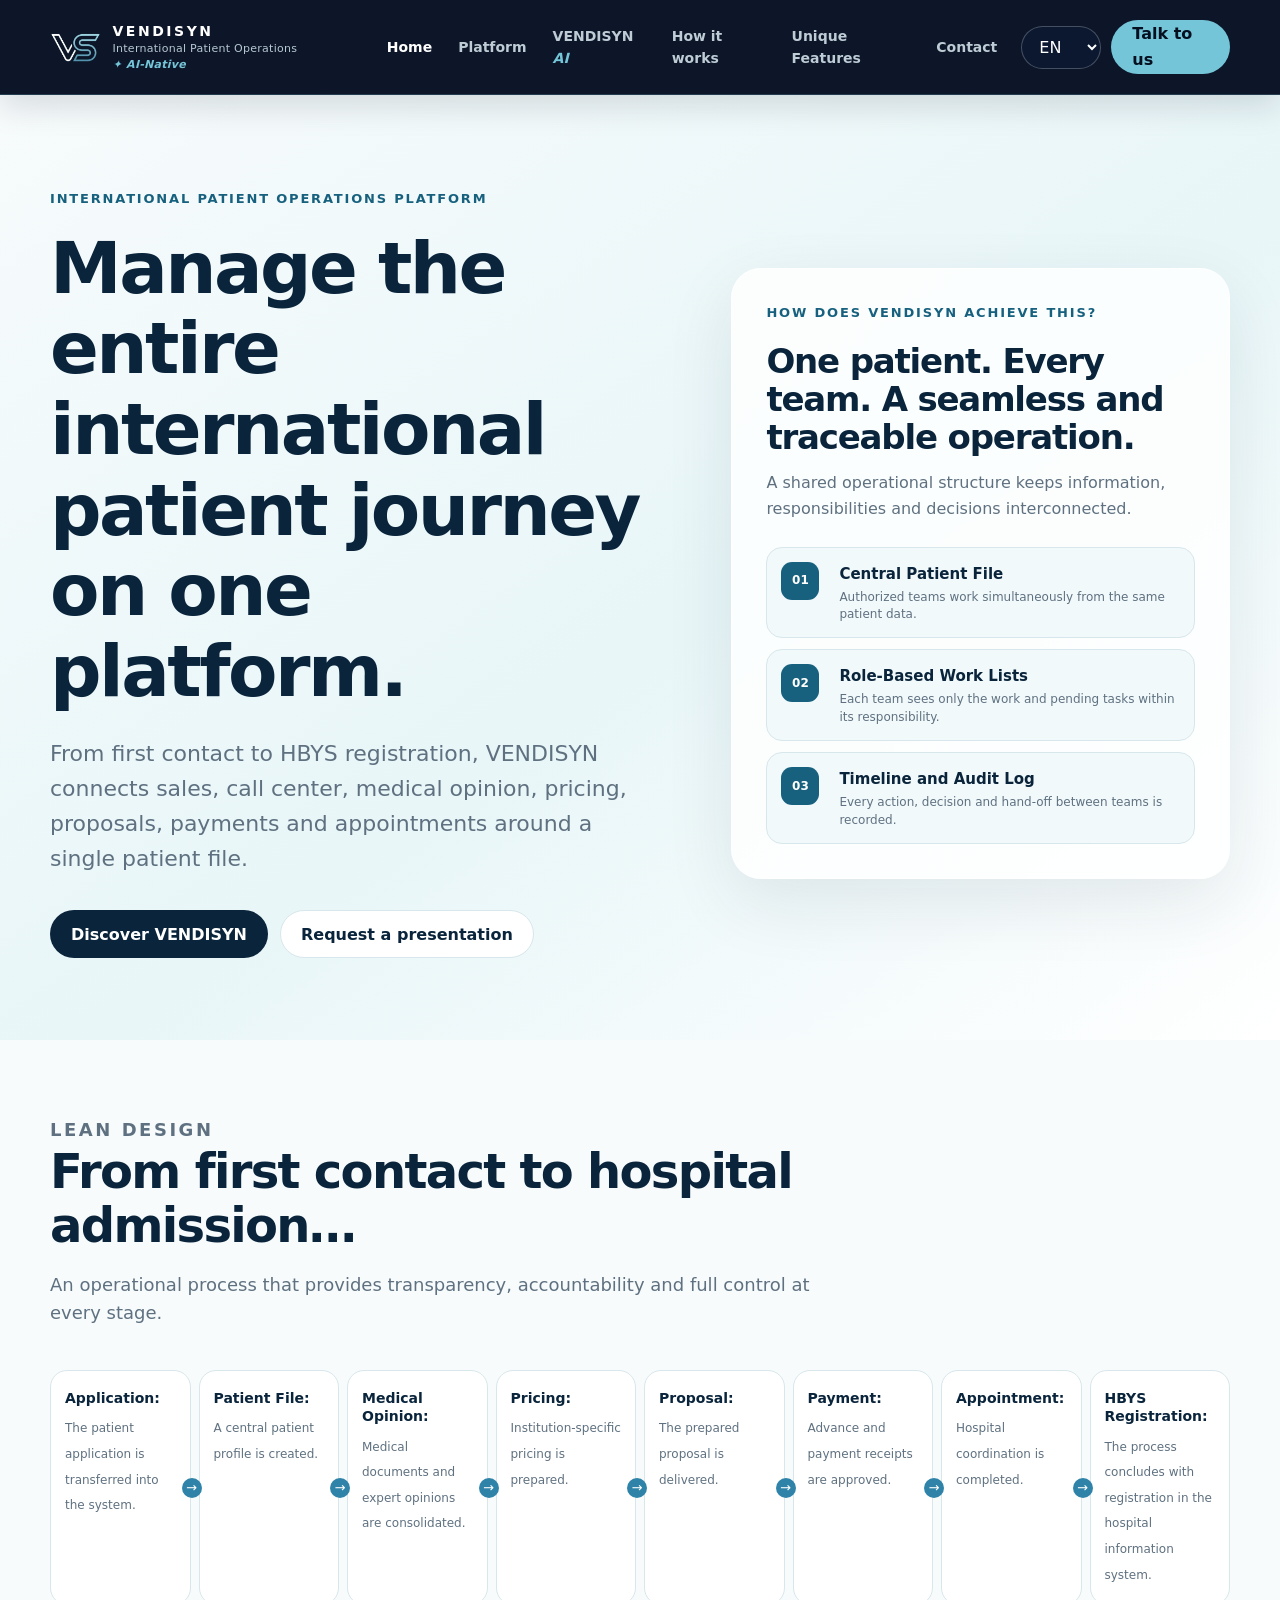
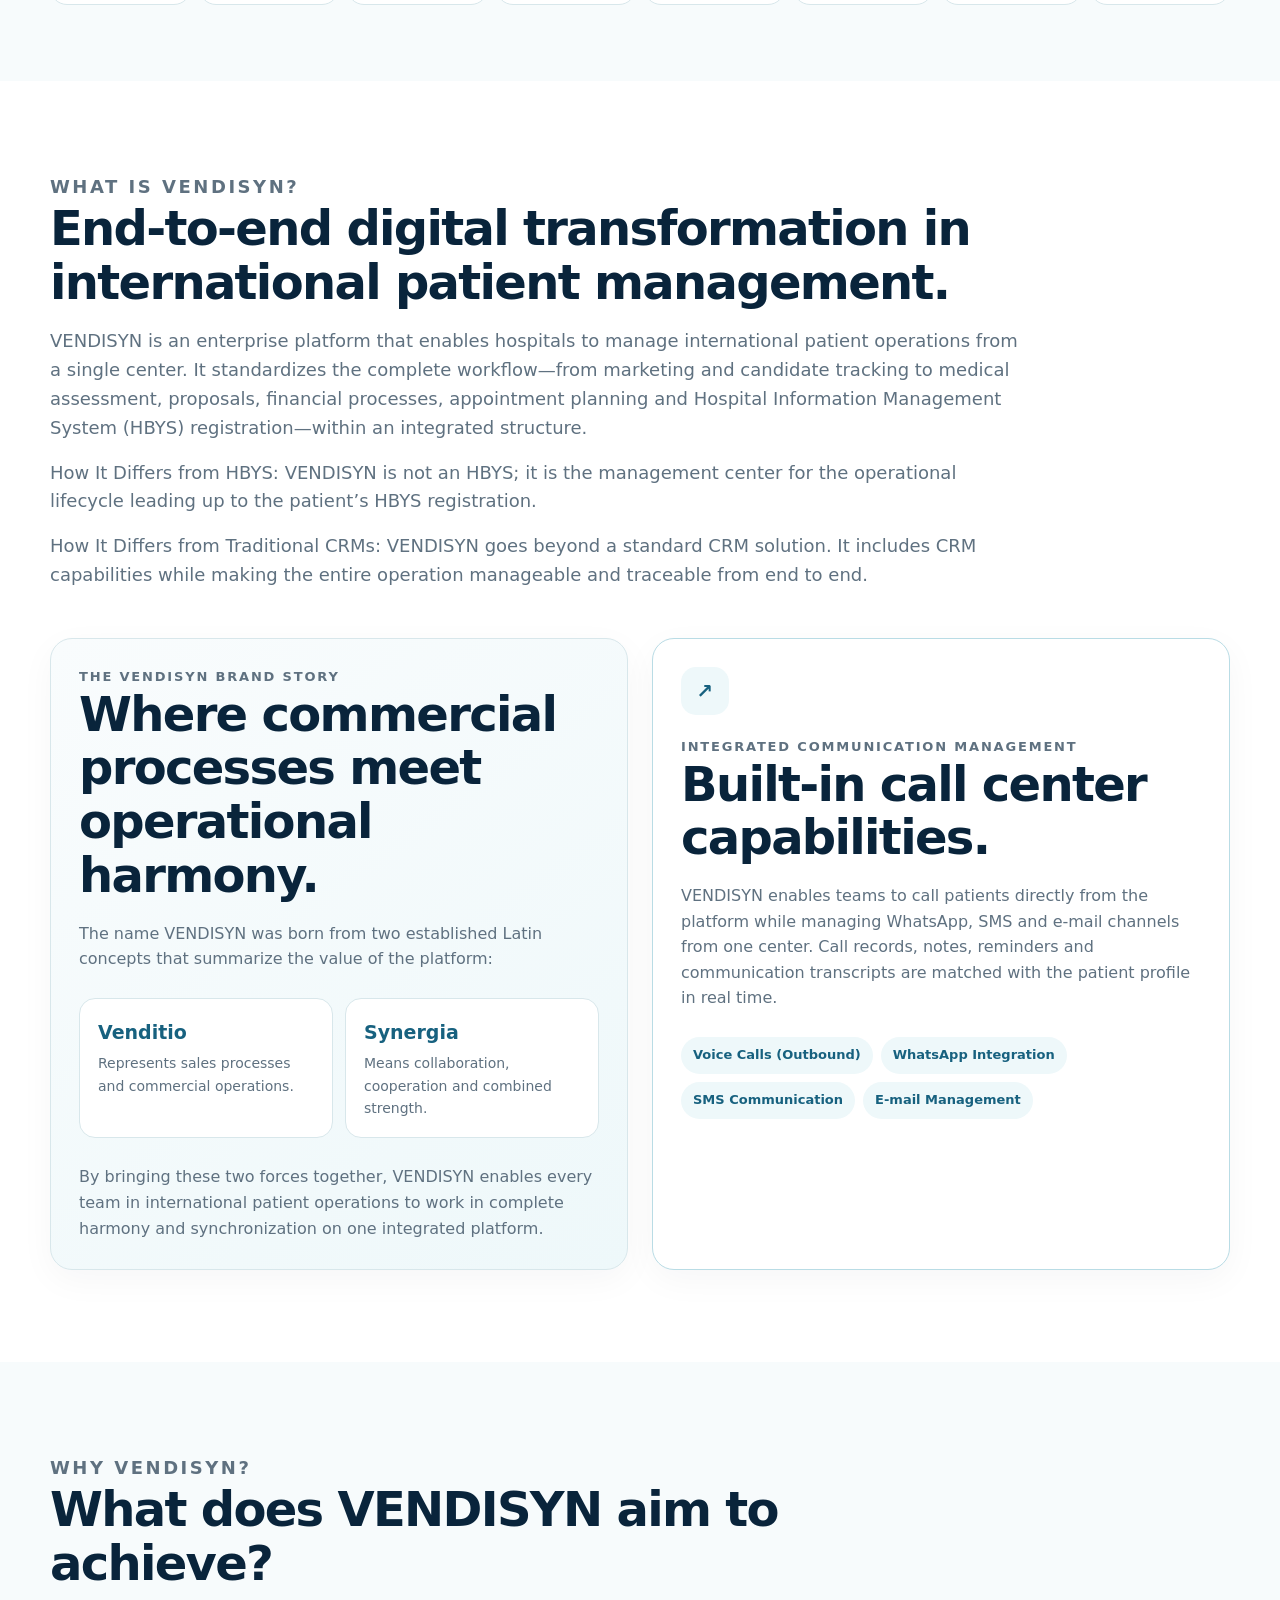
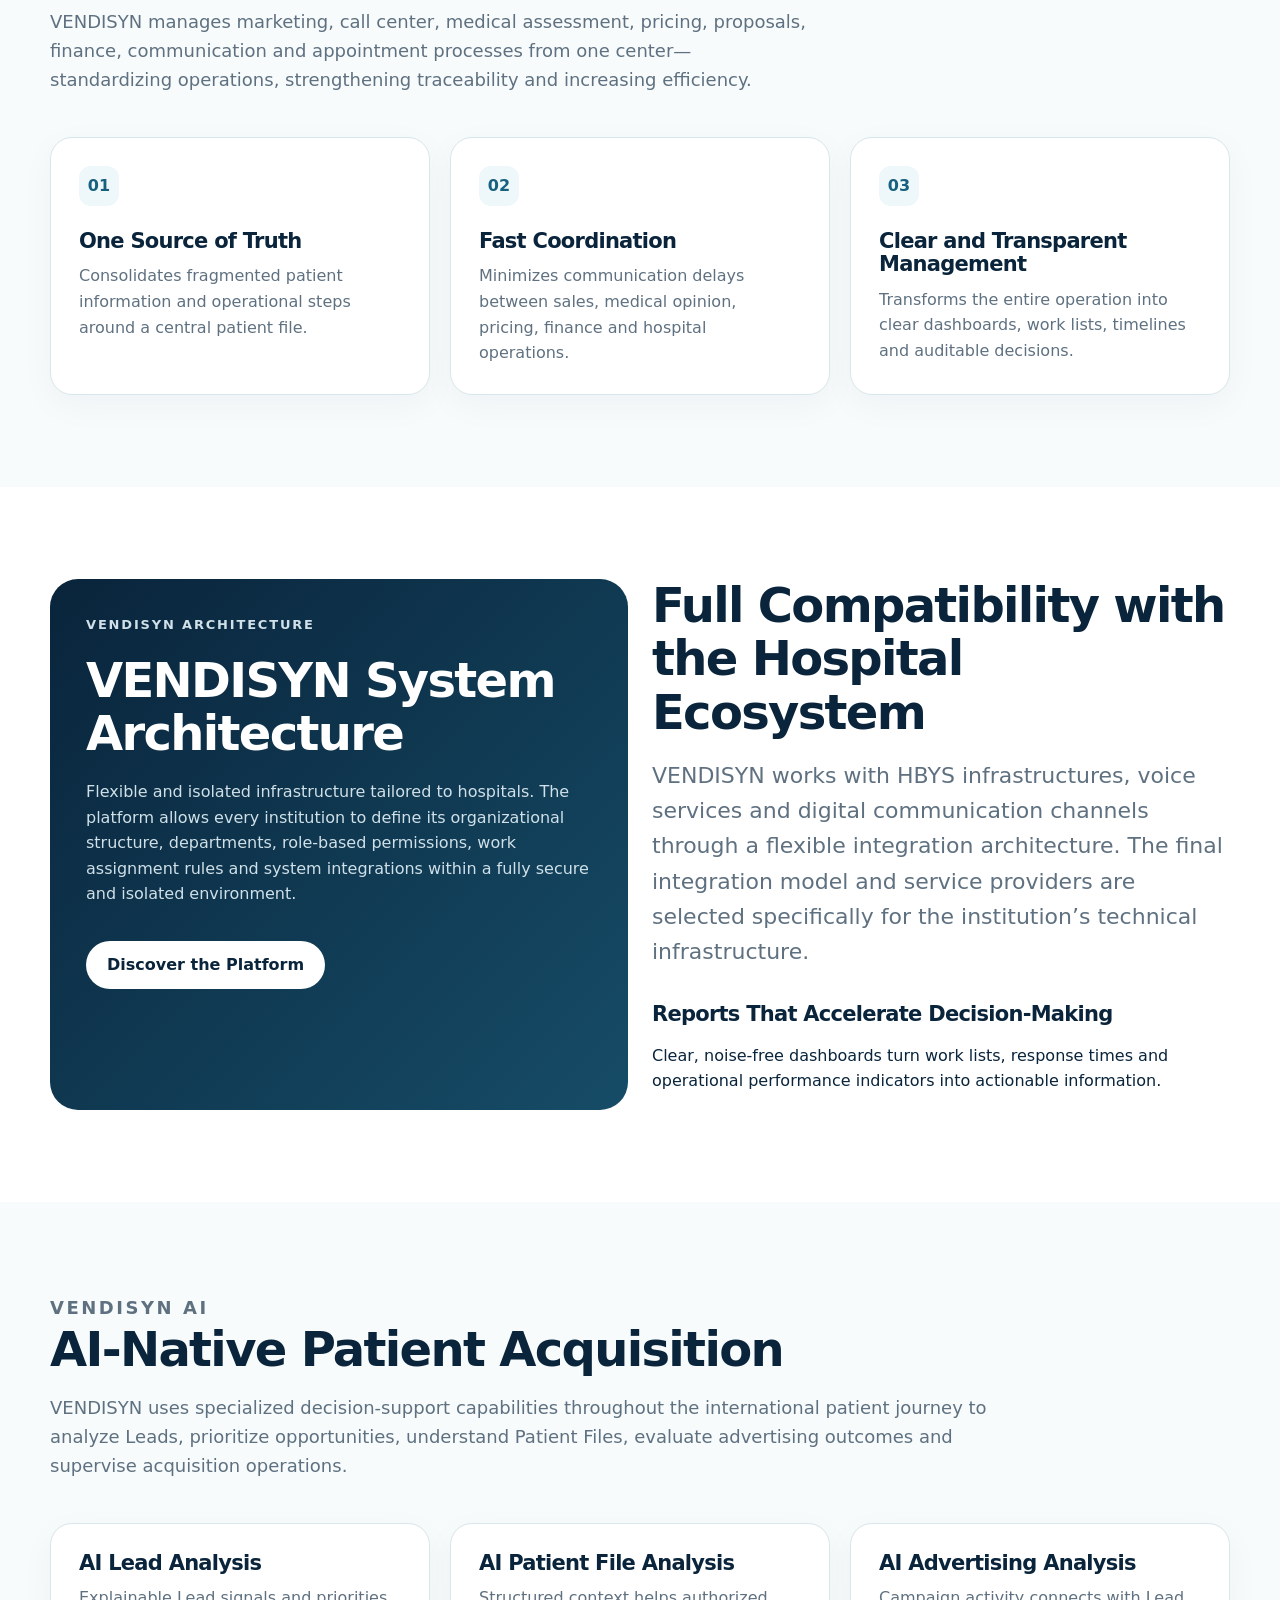
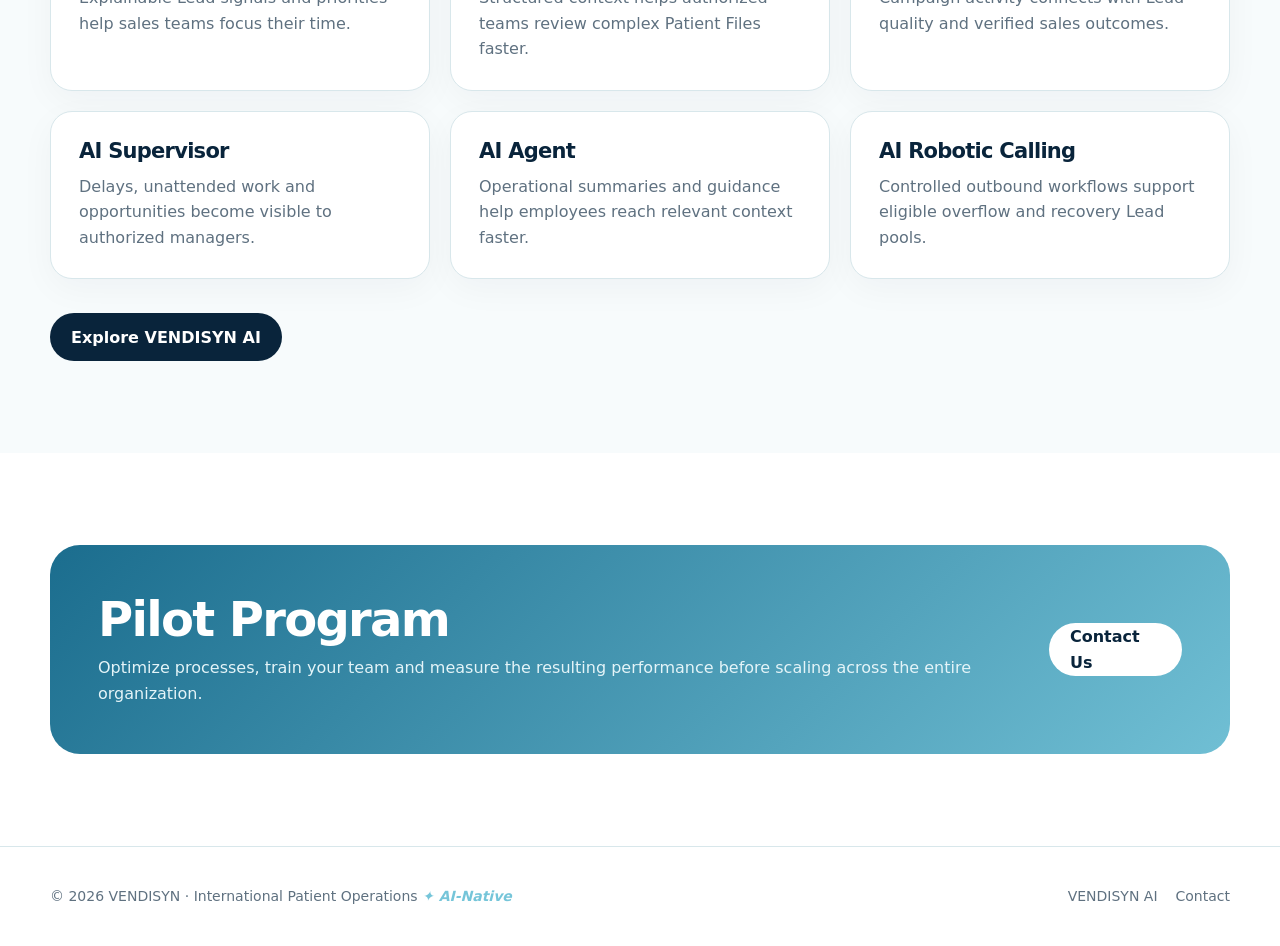
<file: index.html>
<!doctype html>
<html lang="en">
<head>
<meta charset="utf-8">
<meta name="viewport" content="width=device-width,initial-scale=1">
<meta name="description" content="VENDISYN is an AI-native international patient operations platform for hospitals, connecting acquisition, sales, medical review and hospital registration.">
<meta name="robots" content="index,follow,max-image-preview:large">
<link rel="canonical" href="https://vendisyn.com/">
<meta property="og:type" content="website">
<meta property="og:site_name" content="VENDISYN">
<meta property="og:title" content="VENDISYN | AI-Native International Patient Operations">
<meta property="og:description" content="Manage international patient acquisition and pre-admission operations through one controlled platform.">
<meta property="og:url" content="https://vendisyn.com/">
<meta property="og:image" content="https://vendisyn.com/assets/vendisyn-logo.png">
<meta name="twitter:card" content="summary_large_image">
<meta name="twitter:title" content="VENDISYN | AI-Native International Patient Operations">
<meta name="twitter:description" content="One platform for international patient acquisition and pre-admission operations.">
<meta name="twitter:image" content="https://vendisyn.com/assets/vendisyn-logo.png">
<title>VENDISYN | AI-Native International Patient Operations</title>
<link rel="stylesheet" href="assets/styles.css?v=20260907-1">
<script defer src="assets/i18n.js?v=20260907-1">
</script>
<script type="application/ld+json">{"@context":"https://schema.org","@graph":[{"@type":"Organization","@id":"https://vendisyn.com/#organization","name":"VENDISYN","url":"https://vendisyn.com/","logo":"https://vendisyn.com/assets/vendisyn-logo.png"},{"@type":"WebSite","@id":"https://vendisyn.com/#website","url":"https://vendisyn.com/","name":"VENDISYN","publisher":{"@id":"https://vendisyn.com/#organization"},"inLanguage":"en"},{"@type":["SoftwareApplication","WebApplication"],"@id":"https://vendisyn.com/#software","name":"VENDISYN","url":"https://vendisyn.com/","applicationCategory":"BusinessApplication","operatingSystem":"Web","description":"AI-native international patient operations and patient acquisition platform for hospitals and healthcare organizations.","publisher":{"@id":"https://vendisyn.com/#organization"}}]}</script>
</head>
<body>
<a class="skip-link" href="#main">Skip to content</a>
<header class="site-header">
<div class="container nav">
<a class="brand" href="index.html">
<img src="assets/vendisyn-logo.png" alt="VENDISYN">
<span>VENDISYN</span>
</a>
<nav class="nav-links" data-menu>
<a aria-current="page" href="index.html" data-i18n="navHome">Home</a>
<a href="platform.html" data-i18n="navPlatform">Platform</a>
<a href="how-it-works.html" data-i18n="navHow">How it works</a>
<a href="unique-features.html" data-i18n="navUnique">Unique Features</a>
<a href="contact.html" data-i18n="navContact">Contact</a>
</nav>
<div class="nav-actions">
<select class="language-select" data-language aria-label="Language">
<option value="en">EN</option>
<option value="tr">TR</option>
<option value="fr">FR</option>
<option value="ar">AR</option>
<option value="ru">RU</option>
<option value="zh">中文</option>
<option value="es">ES</option>
</select>
<a class="button" href="contact.html" data-i18n="navTalk">Talk to us</a>
<button class="menu-button" data-menu-button aria-label="Menu" aria-expanded="false">
<svg width="26" height="26" viewBox="0 0 24 24" fill="none" stroke="currentColor" stroke-width="2">
<path d="M4 7h16M4 12h16M4 17h16"/>
</svg>
</button>
</div>
</div>
</header>
<main id="main">
<section class="hero">
<div class="container hero-grid">
<div>
<p class="eyebrow" data-i18n="heroEyebrow">International patient operations, in one place</p>
<h1 data-i18n="heroTitle">Every patient journey. One clear operational flow.</h1>
<p class="lead" data-i18n="heroLead">VENDISYN connects international patient acquisition, medical review, pricing, proposal, payment, appointment and hospital registration in a controlled workflow.</p>
<div class="hero-actions">
<a class="button" href="platform.html" data-i18n="heroCta">Discover VENDISYN</a>
<a class="button secondary" href="contact.html" data-i18n="heroContact">Request a presentation</a>
</div>
</div>
<aside class="hero-panel">
<p class="eyebrow">VENDISYN</p>
<h3 data-i18n="panelTitle">A single operational view</h3>
<p data-i18n="panelText">Teams see the right work, at the right time, within their hospital and permission scope.</p>
<div class="metric-row">
<div class="metric">
<strong>01</strong>
<span data-i18n="metric1">Patient file</span>
</div>
<div class="metric">
<strong>→</strong>
<span data-i18n="metric2">Workflow</span>
</div>
<div class="metric">
<strong>✓</strong>
<span data-i18n="metric3">Audit trail</span>
</div>
</div>
</aside>
</div>
</section>
<section class="section">
<div class="container">
<div class="section-head wide">
<p class="eyebrow" data-i18n="whatEyebrow">What is VENDISYN?</p>
<h2 data-i18n="whatTitle">An enterprise platform for end-to-end international patient operations.</h2>
<p data-i18n="whatText">
</p>
<p data-i18n="whatText2">
</p>
<p data-i18n="whatText3">
</p>
</div>
<div class="grid-2 origin-grid">
<article class="card origin-card">
<p class="eyebrow" data-i18n="originEyebrow">The origin of the name</p>
<h2 data-i18n="originTitle">VENDISYN: commercial flow in synergy.</h2>
<p data-i18n="originText">
</p>
<div class="origin-terms">
<div>
<strong>Venditio</strong>
<span data-i18n="venditioText">
</span>
</div>
<div>
<strong>Synergia</strong>
<span data-i18n="synergiaText">
</span>
</div>
</div>
<p data-i18n="originClosing">
</p>
</article>
<article class="card communication-card">
<span class="icon">↗</span>
<p class="eyebrow" data-i18n="callEyebrow">Integrated communication</p>
<h2 data-i18n="callTitle">Call Center functions inside the platform</h2>
<p data-i18n="callText">
</p>
<div class="channel-list">
<span data-i18n="channelPhone">Outbound calls</span>
<span>WhatsApp</span>
<span>SMS</span>
<span data-i18n="channelEmail">E-mail</span>
</div>
</article>
</div>
</div>
</section>
<section class="section soft">
<div class="container">
<div class="section-head">
<p class="eyebrow" data-i18n="whyEyebrow">Why VENDISYN?</p>
<h2 data-i18n="purposeTitle">What does VENDISYN aim to achieve?</h2>
<p data-i18n="whyText">
</p>
</div>
<div class="grid-3">
<article class="card">
<span class="number">01</span>
<h3 data-i18n="purpose1">One source of truth</h3>
<p data-i18n="purpose1t">
</p>
</article>
<article class="card">
<span class="number">02</span>
<h3 data-i18n="purpose2">Faster coordination</h3>
<p data-i18n="purpose2t">
</p>
</article>
<article class="card">
<span class="number">03</span>
<h3 data-i18n="purpose3">Management clarity</h3>
<p data-i18n="purpose3t">
</p>
</article>
</div>
</div>
</section>
<section class="section soft">
<div class="container">
<div class="section-head">
<p class="eyebrow" data-i18n="flowEyebrow">Simple by design</p>
<h2 data-i18n="flowTitle">From first contact to hospital registration</h2>
<p data-i18n="flowText">
</p>
</div>
<div class="flow">
<div class="flow-step">
<strong data-i18n="s1">Application</strong>
<span data-i18n="s1t">
</span>
</div>
<div class="flow-step">
<strong data-i18n="s2">Patient File</strong>
<span data-i18n="s2t">
</span>
</div>
<div class="flow-step">
<strong data-i18n="s3">Medical Review</strong>
<span data-i18n="s3t">
</span>
</div>
<div class="flow-step">
<strong data-i18n="s4">Pricing</strong>
<span data-i18n="s4t">
</span>
</div>
<div class="flow-step">
<strong data-i18n="s5">Proposal</strong>
<span data-i18n="s5t">
</span>
</div>
<div class="flow-step">
<strong data-i18n="s6">Payment</strong>
<span data-i18n="s6t">
</span>
</div>
<div class="flow-step">
<strong data-i18n="s7">Appointment</strong>
<span data-i18n="s7t">
</span>
</div>
<div class="flow-step">
<strong data-i18n="s8">HBYS Registration</strong>
<span data-i18n="s8t">
</span>
</div>
</div>
</div>
</section>
<section class="section">
<div class="container grid-2">
<article class="quote-block">
<p class="eyebrow">VENDISYN ARCHITECTURE</p>
<h2 data-i18n="architectureTitle">A separate operational architecture for every hospital</h2>
<p data-i18n="architectureText">
</p>
<div class="hero-actions">
<a class="button light" href="platform.html" data-i18n="architectureCta">Explore the platform</a>
</div>
</article>
<div>
<h2 data-i18n="integrationTitle">Built to work with the hospital ecosystem</h2>
<p class="lead" data-i18n="integrationText">
</p>
<h3 style="margin-top:34px" data-i18n="reportsTitle">Executive reporting without the noise</h3>
<p data-i18n="reportsText">
</p>
</div>
</div>
</section>
<section class="section soft home-ai">
<div class="container">
<div class="section-head wide">
<p class="eyebrow">VENDISYN AI</p>
<h2 data-i18n="homeAiTitle">AI-Native Patient Acquisition</h2>
<p data-i18n="homeAiText">VENDISYN uses specialized decision-support capabilities throughout the international patient journey to analyze Leads, prioritize opportunities, understand Patient Files, evaluate advertising outcomes and supervise acquisition operations.</p>
</div>
<div class="grid-3">
<article class="card">
<h3 data-i18n="homeAiLeadTitle">AI Lead Analysis</h3>
<p data-i18n="homeAiLeadText">Explainable Lead signals and priorities help sales teams focus their time.</p>
</article>
<article class="card">
<h3 data-i18n="homeAiFileTitle">AI Patient File Analysis</h3>
<p data-i18n="homeAiFileText">Structured context helps authorized teams review complex Patient Files faster.</p>
</article>
<article class="card">
<h3 data-i18n="homeAiAdsTitle">AI Advertising Analysis</h3>
<p data-i18n="homeAiAdsText">Campaign activity connects with Lead quality and verified sales outcomes.</p>
</article>
<article class="card">
<h3>AI Supervisor</h3>
<p data-i18n="homeAiSupervisorText">Delays, unattended work and opportunities become visible to authorized managers.</p>
</article>
<article class="card">
<h3>AI Agent</h3>
<p data-i18n="homeAiAgentText">Operational summaries and guidance help employees reach relevant context faster.</p>
</article>
<article class="card">
<h3 data-i18n="homeAiCallingTitle">AI Robotic Calling</h3>
<p data-i18n="homeAiCallingText">Controlled outbound workflows support eligible overflow and recovery Lead pools.</p>
</article>
</div>
<div class="hero-actions">
<a class="button" href="ai-powered-patient-acquisition.html" data-ai-home-link data-i18n="homeAiCta">Explore VENDISYN AI</a>
</div>
</div>
</section>
<section class="section">
<div class="container cta">
<div>
<h2 data-i18n="ctaTitle">Start with a focused hospital pilot.</h2>
<p data-i18n="ctaText">
</p>
</div>
<a class="button light" href="contact.html" data-i18n="ctaButton">Contact by email</a>
</div>
</section>
</main>
<footer class="site-footer">
<div class="container footer-row">
<div>© <span data-year>
</span> VENDISYN · <span data-i18n="brandDescriptor">International Patient Operations</span> <span class="ai-signature" dir="ltr">
<span class="ai-star" aria-hidden="true">✦&nbsp;</span>
<em class="ai-text">AI</em>
<span class="native-text">-Native</span>
</span>
</div>
<div class="footer-links">
<a href="platform.html" data-i18n="navPlatform">Platform</a>
<a href="unique-features.html" data-i18n="navUnique">Unique Features</a>
<a href="contact.html" data-i18n="navContact">Contact</a>
</div>
</div>
</footer>
</body>
</html>
</file>
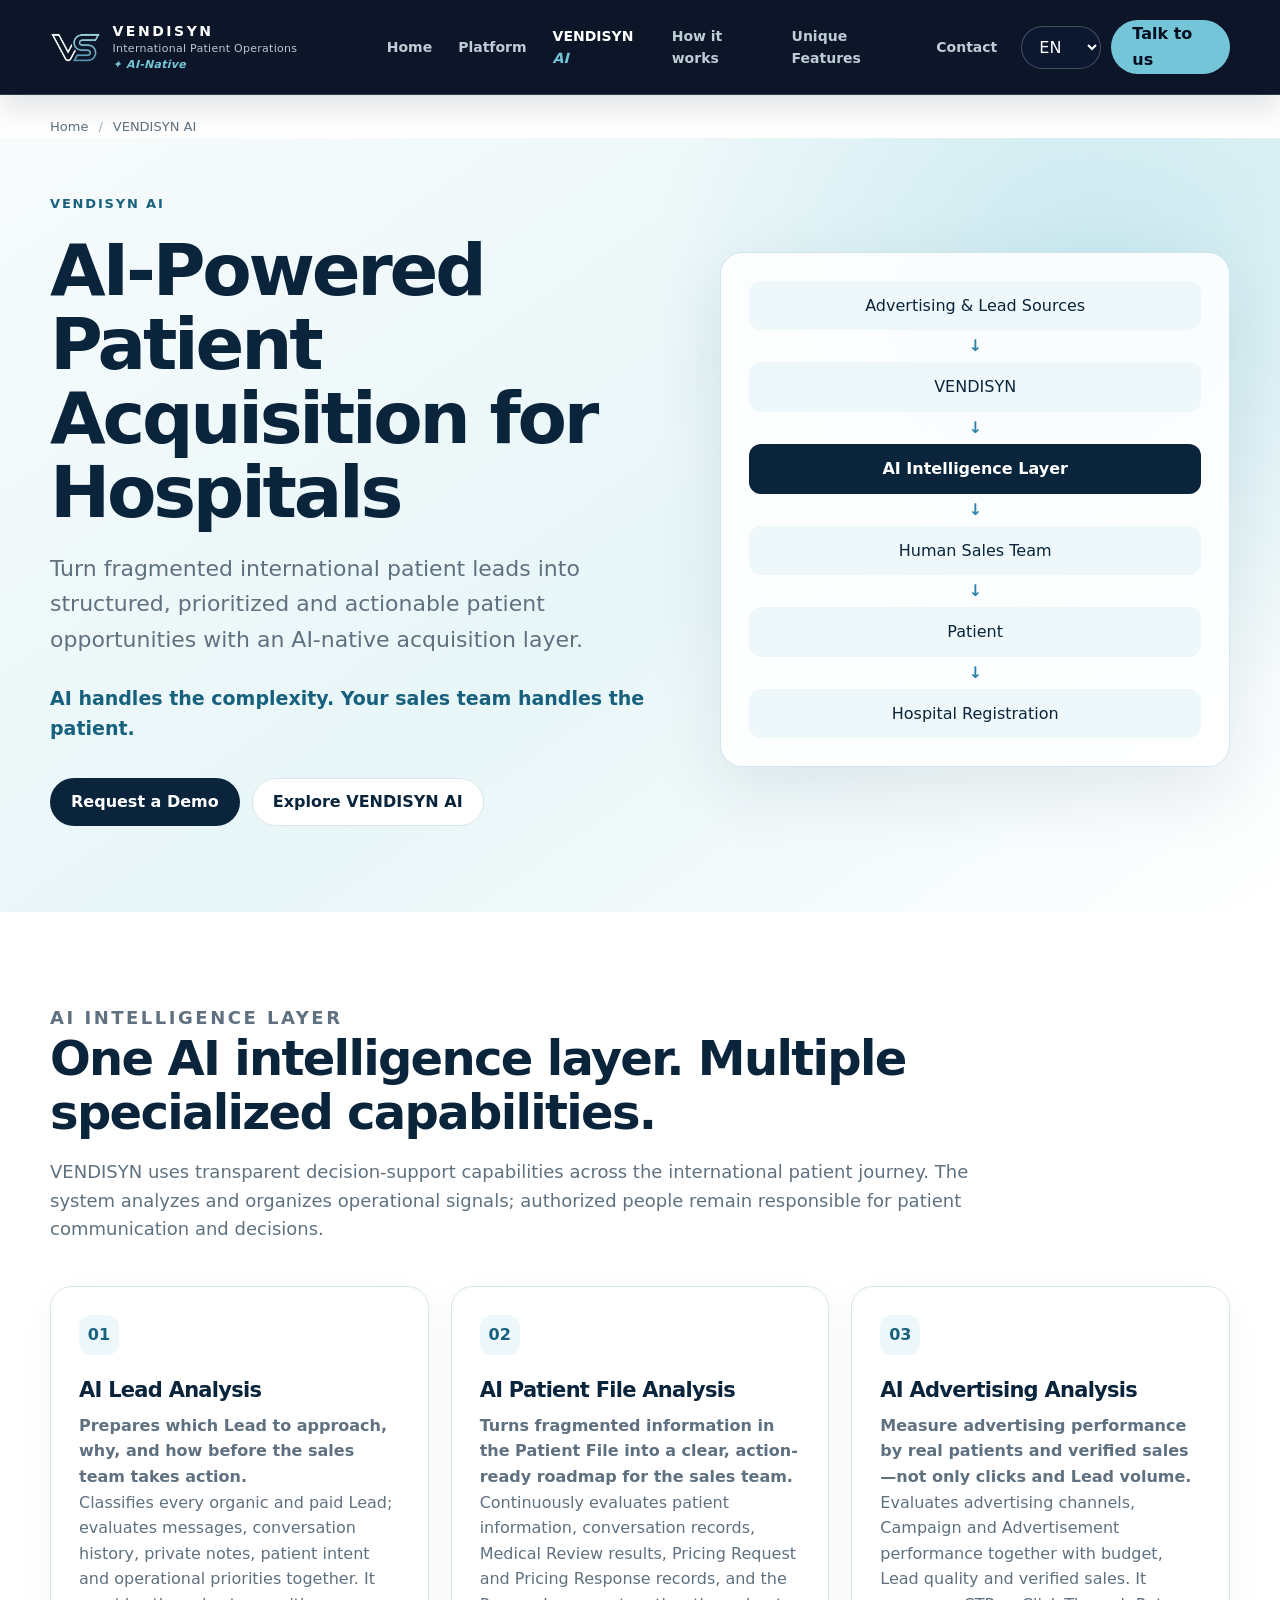
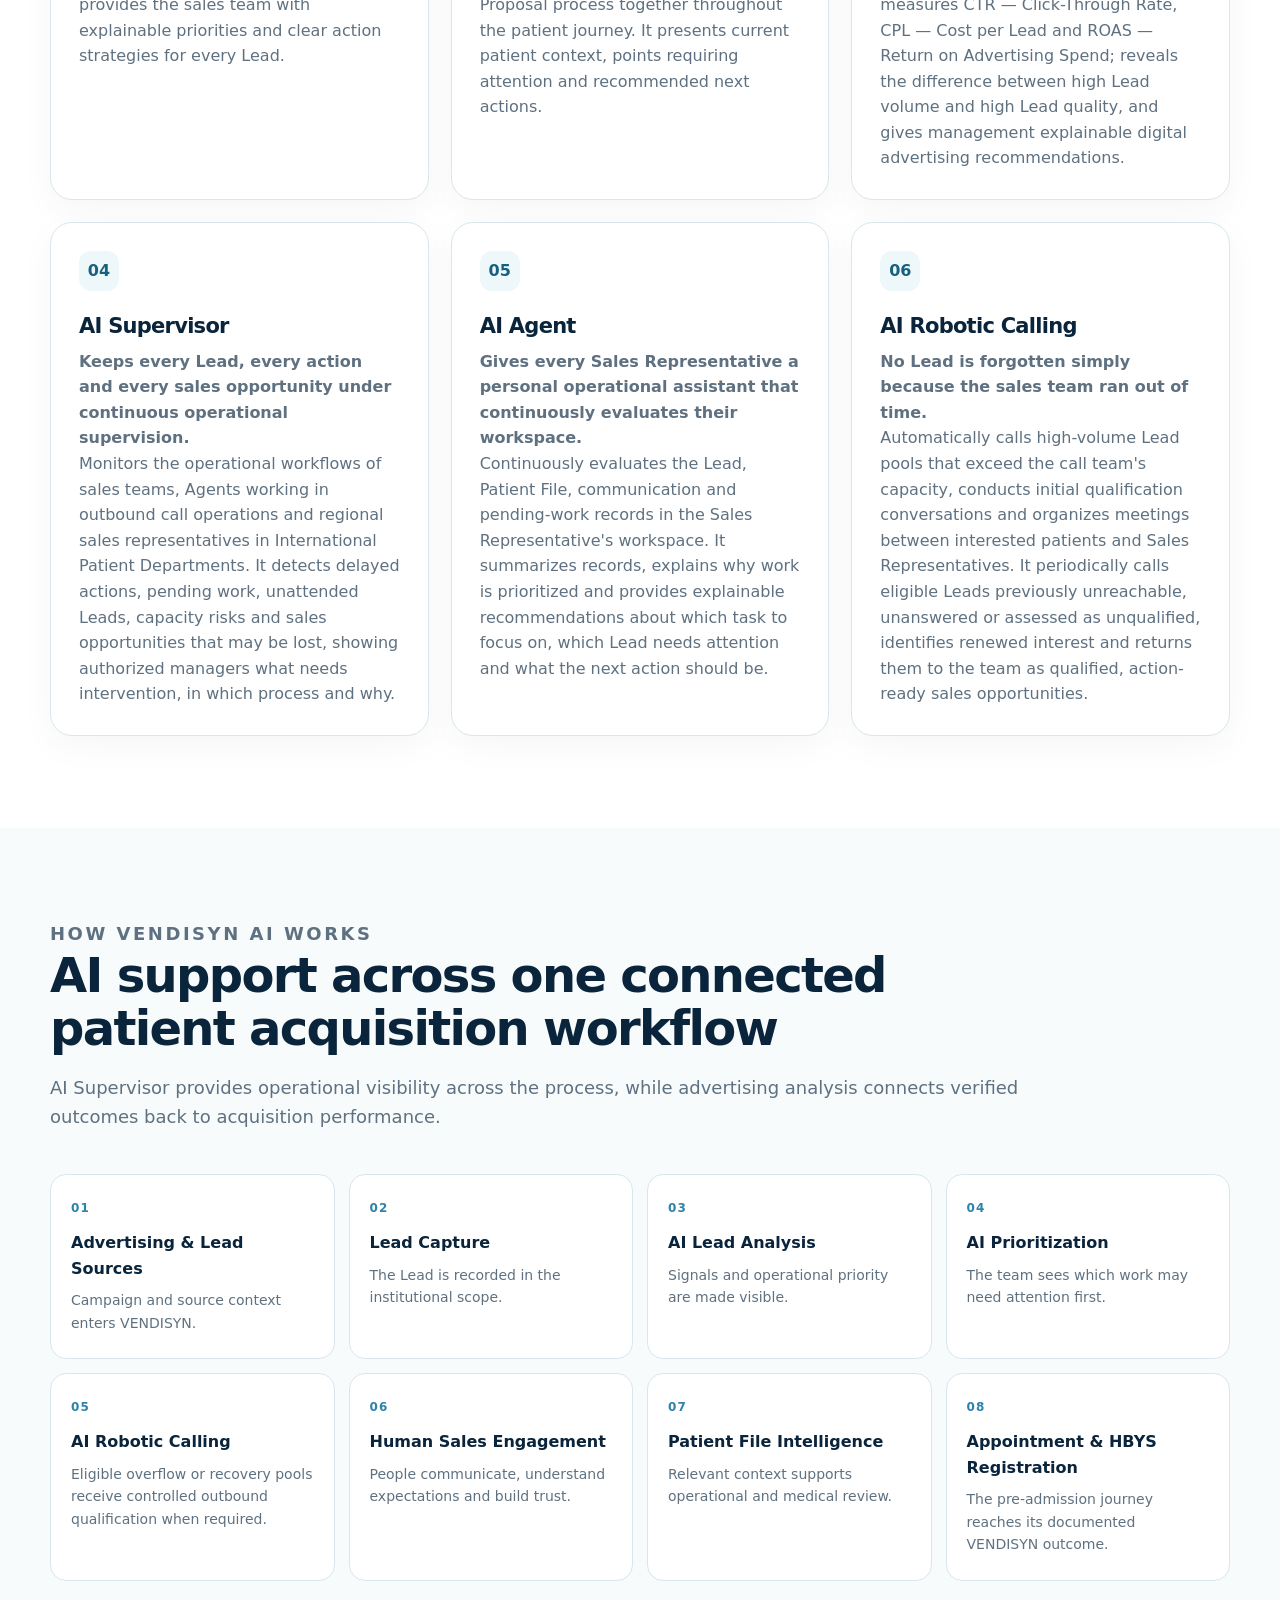
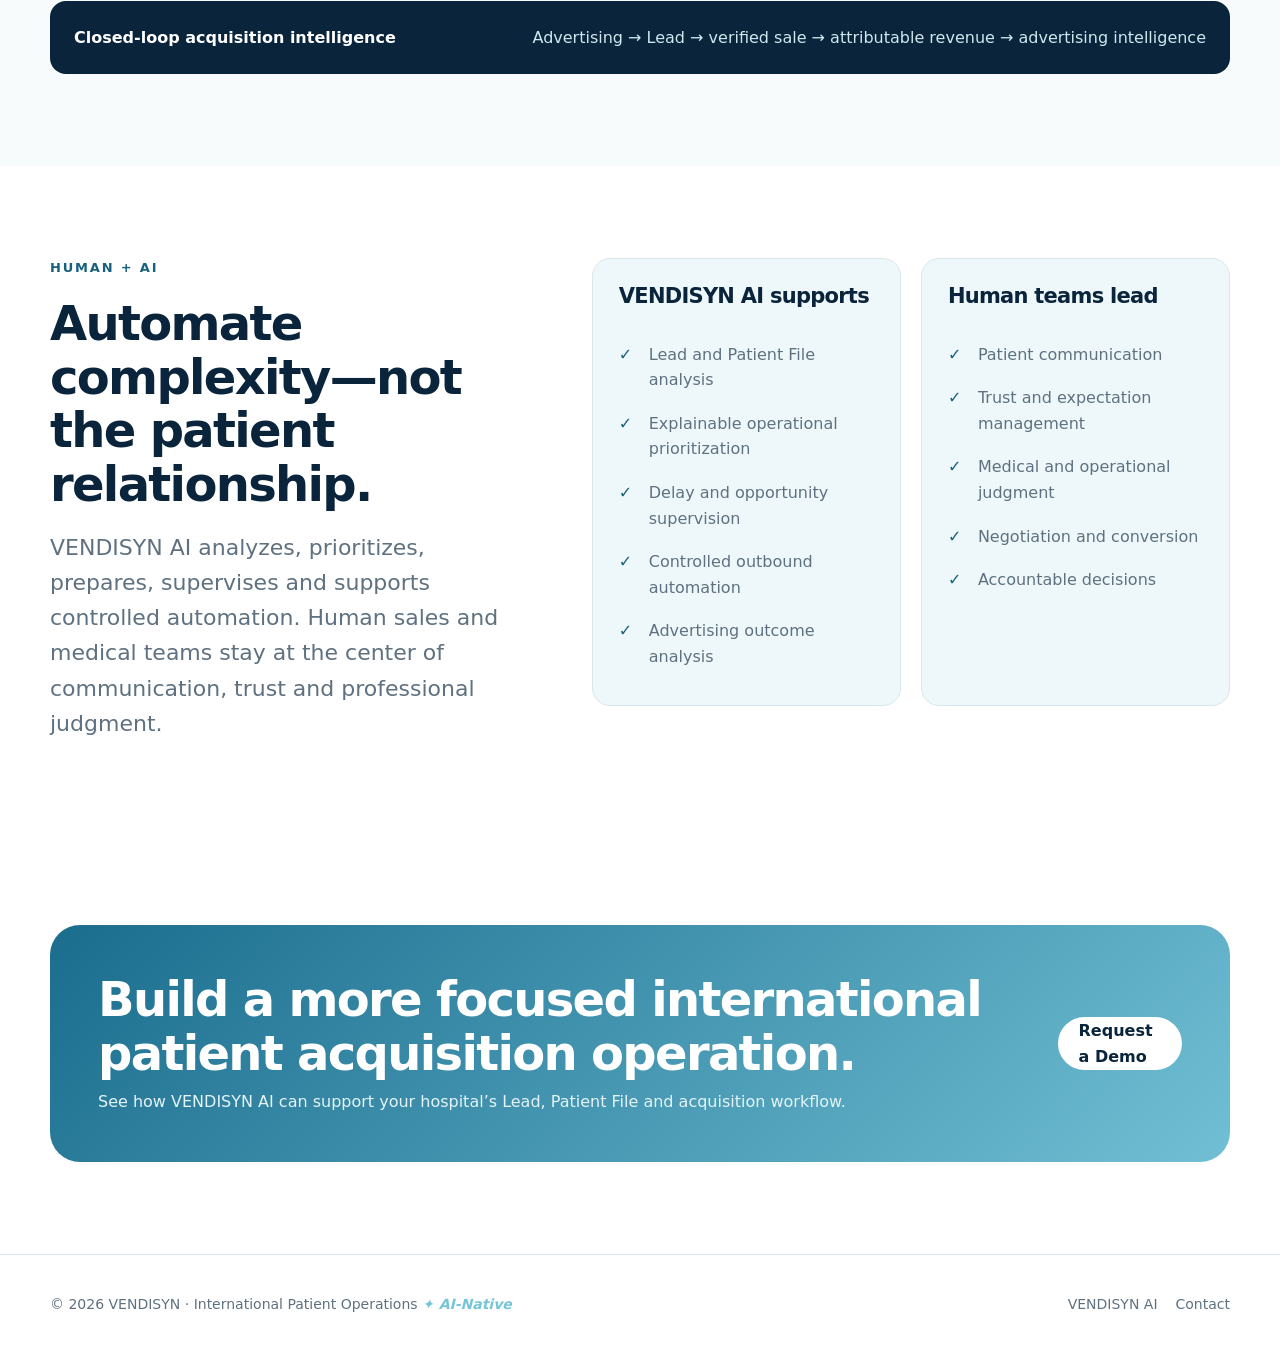
<file: ai-powered-patient-acquisition.html>
<!doctype html>
<html lang="en">
<head>
  <meta charset="utf-8">
  <meta name="viewport" content="width=device-width,initial-scale=1">
  <meta name="description" content="VENDISYN helps hospitals analyze, prioritize and supervise international patient leads with AI-powered patient acquisition and human-led engagement.">
  <meta name="robots" content="index,follow,max-image-preview:large">
  <link rel="canonical" href="https://vendisyn.com/ai-powered-patient-acquisition.html">
  <link rel="alternate" hreflang="en" href="https://vendisyn.com/ai-powered-patient-acquisition.html">
  <link rel="alternate" hreflang="tr" href="https://vendisyn.com/tr/ai-powered-patient-acquisition.html">
  <link rel="alternate" hreflang="fr" href="https://vendisyn.com/fr/ai-powered-patient-acquisition.html">
  <link rel="alternate" hreflang="ar" href="https://vendisyn.com/ar/ai-powered-patient-acquisition.html">
  <link rel="alternate" hreflang="ru" href="https://vendisyn.com/ru/ai-powered-patient-acquisition.html">
  <link rel="alternate" hreflang="zh" href="https://vendisyn.com/zh/ai-powered-patient-acquisition.html">
  <link rel="alternate" hreflang="es" href="https://vendisyn.com/es/ai-powered-patient-acquisition.html">
  <link rel="alternate" hreflang="x-default" href="https://vendisyn.com/ai-powered-patient-acquisition.html">
  <meta property="og:type" content="website">
  <meta property="og:site_name" content="VENDISYN">
  <meta property="og:title" content="AI-Powered Patient Acquisition for Hospitals | VENDISYN">
  <meta property="og:description" content="Analyze, prioritize and supervise international patient opportunities while keeping human teams at the center of patient relationships.">
  <meta property="og:url" content="https://vendisyn.com/ai-powered-patient-acquisition.html">
  <meta property="og:image" content="https://vendisyn.com/assets/vendisyn-logo.png">
  <meta name="twitter:card" content="summary_large_image">
  <meta name="twitter:title" content="AI-Powered Patient Acquisition for Hospitals | VENDISYN">
  <meta name="twitter:description" content="An AI-native acquisition layer for hospital international patient operations.">
  <meta name="twitter:image" content="https://vendisyn.com/assets/vendisyn-logo.png">
  <title>AI-Powered Patient Acquisition for Hospitals | VENDISYN</title>
  <link rel="stylesheet" href="assets/styles.css?v=20260907-1">
  <script defer src="assets/ai-language.js?v=20260907-2">
</script>
  <script type="application/ld+json">
  {
    "@context": "https://schema.org",
    "@graph": [
      {
        "@type": "WebPage",
        "@id": "https://vendisyn.com/ai-powered-patient-acquisition.html#webpage",
        "url": "https://vendisyn.com/ai-powered-patient-acquisition.html",
        "name": "AI-Powered Patient Acquisition for Hospitals",
        "description": "VENDISYN helps hospitals analyze, prioritize and supervise international patient leads while keeping human teams at the center of patient relationships.",
        "isPartOf": { "@id": "https://vendisyn.com/#website" },
        "about": { "@id": "https://vendisyn.com/#software" }
      },
      {
        "@type": "BreadcrumbList",
        "itemListElement": [
          { "@type": "ListItem", "position": 1, "name": "Home", "item": "https://vendisyn.com/" },
          { "@type": "ListItem", "position": 2, "name": "VENDISYN AI", "item": "https://vendisyn.com/ai-powered-patient-acquisition.html" }
        ]
      }
    ]
  }
  </script>
</head>
<body class="ai-page">
<a class="skip-link" href="#main">Skip to content</a>
<header class="site-header">
<div class="container nav">
<a class="brand" href="index.html">
<img src="assets/vendisyn-logo.png" alt="">
<span class="brand-copy"><strong>VENDISYN</strong><small class="brand-descriptor"><span>International Patient Operations</span><span class="ai-signature"><span class="ai-star">✦&nbsp;</span><em class="ai-text">AI</em><span class="native-text">-Native</span></span></small></span>
</a>
<nav class="nav-links" data-menu>
<a href="index.html" data-i18n="navHome">Home</a>
<a href="platform.html" data-i18n="navPlatform">Platform</a>
<a aria-current="page" href="ai-powered-patient-acquisition.html">VENDISYN <em class="nav-ai-label">AI</em></a>
<a href="how-it-works.html" data-i18n="navHow">How it works</a>
<a href="unique-features.html" data-i18n="navUnique">Unique Features</a>
<a href="contact.html" data-i18n="navContact">Contact</a>
</nav>
<div class="nav-actions">
<select class="language-select" data-language aria-label="Language">
<option value="en">EN</option>
<option value="tr">TR</option>
<option value="fr">FR</option>
<option value="ar">AR</option>
<option value="ru">RU</option>
<option value="zh">中文</option>
<option value="es">ES</option>
</select>
<a class="button" href="contact.html" data-i18n="navTalk">Talk to us</a>
<button class="menu-button" data-menu-button aria-label="Menu" aria-expanded="false">
<svg width="26" height="26" viewBox="0 0 24 24" fill="none" stroke="currentColor" stroke-width="2">
<path d="M4 7h16M4 12h16M4 17h16"/>
</svg>
</button>
</div>
</div>
</header>

<main id="main">
  <nav class="breadcrumb container" aria-label="Breadcrumb">
<ol>
<li>
<a href="index.html">Home</a>
</li>
<li aria-current="page">VENDISYN AI</li>
</ol>
</nav>
  <section class="ai-hero">
<div class="container ai-hero-grid">
<div>
<p class="eyebrow">VENDISYN AI</p>
<h1>AI-Powered Patient Acquisition for Hospitals</h1>
<p class="lead">Turn fragmented international patient leads into structured, prioritized and actionable patient opportunities with an AI-native acquisition layer.</p>
<p class="ai-principle">AI handles the complexity. Your sales team handles the patient.</p>
<div class="hero-actions">
<a class="button" href="contact.html">Request a Demo</a>
<a class="button secondary" href="#intelligence-layer">Explore VENDISYN AI</a>
</div>
</div>
<aside class="ai-map" aria-label="VENDISYN AI acquisition workflow">
<span>Advertising &amp; Lead Sources</span>
<b>↓</b>
<span>VENDISYN</span>
<b>↓</b>
<strong>AI Intelligence Layer</strong>
<b>↓</b>
<span>Human Sales Team</span>
<b>↓</b>
<span>Patient</span>
<b>↓</b>
<span>Hospital Registration</span>
</aside>
</div>
</section>

  <section class="section" id="intelligence-layer">
<div class="container">
<div class="section-head wide">
<p class="eyebrow">AI INTELLIGENCE LAYER</p>
<h2>One AI intelligence layer. Multiple specialized capabilities.</h2>
<p>VENDISYN uses transparent decision-support capabilities across the international patient journey. The system analyzes and organizes operational signals; authorized people remain responsible for patient communication and decisions.</p>
</div>
<div class="ai-capability-grid">
    <article class="card">
<span class="number">01</span>
<h3>AI Lead Analysis</h3>
<p><strong>Prepares which Lead to approach, why, and how before the sales team takes action.</strong></p>
<p>Classifies every organic and paid Lead; evaluates messages, conversation history, private notes, patient intent and operational priorities together. It provides the sales team with explainable priorities and clear action strategies for every Lead.</p>
</article>
    <article class="card">
<span class="number">02</span>
<h3>AI Patient File Analysis</h3>
<p><strong>Turns fragmented information in the Patient File into a clear, action-ready roadmap for the sales team.</strong></p>
<p>Continuously evaluates patient information, conversation records, Medical Review results, Pricing Request and Pricing Response records, and the Proposal process together throughout the patient journey. It presents current patient context, points requiring attention and recommended next actions.</p>
</article>
    <article class="card">
<span class="number">03</span>
<h3>AI Advertising Analysis</h3>
<p><strong>Measure advertising performance by real patients and verified sales—not only clicks and Lead volume.</strong></p>
<p>Evaluates advertising channels, Campaign and Advertisement performance together with budget, Lead quality and verified sales. It measures CTR — Click-Through Rate, CPL — Cost per Lead and ROAS — Return on Advertising Spend; reveals the difference between high Lead volume and high Lead quality, and gives management explainable digital advertising recommendations.</p>
</article>
    <article class="card">
<span class="number">04</span>
<h3>AI Supervisor</h3>
<p><strong>Keeps every Lead, every action and every sales opportunity under continuous operational supervision.</strong></p>
<p>Monitors the operational workflows of sales teams, Agents working in outbound call operations and regional sales representatives in International Patient Departments. It detects delayed actions, pending work, unattended Leads, capacity risks and sales opportunities that may be lost, showing authorized managers what needs intervention, in which process and why.</p>
</article>
    <article class="card">
<span class="number">05</span>
<h3>AI Agent</h3>
<p><strong>Gives every Sales Representative a personal operational assistant that continuously evaluates their workspace.</strong></p>
<p>Continuously evaluates the Lead, Patient File, communication and pending-work records in the Sales Representative's workspace. It summarizes records, explains why work is prioritized and provides explainable recommendations about which task to focus on, which Lead needs attention and what the next action should be.</p>
</article>
    <article class="card">
<span class="number">06</span>
<h3>AI Robotic Calling</h3>
<p><strong>No Lead is forgotten simply because the sales team ran out of time.</strong></p>
<p>Automatically calls high-volume Lead pools that exceed the call team's capacity, conducts initial qualification conversations and organizes meetings between interested patients and Sales Representatives. It periodically calls eligible Leads previously unreachable, unanswered or assessed as unqualified, identifies renewed interest and returns them to the team as qualified, action-ready sales opportunities.</p>
</article>
  </div>
</div>
</section>

  <section class="section soft">
<div class="container">
<div class="section-head wide">
<p class="eyebrow">HOW VENDISYN AI WORKS</p>
<h2>AI support across one connected patient acquisition workflow</h2>
<p>AI Supervisor provides operational visibility across the process, while advertising analysis connects verified outcomes back to acquisition performance.</p>
</div>
<div class="ai-workflow">
<div>
<strong>Advertising &amp; Lead Sources</strong>
<span>Campaign and source context enters VENDISYN.</span>
</div>
<div>
<strong>Lead Capture</strong>
<span>The Lead is recorded in the institutional scope.</span>
</div>
<div>
<strong>AI Lead Analysis</strong>
<span>Signals and operational priority are made visible.</span>
</div>
<div>
<strong>AI Prioritization</strong>
<span>The team sees which work may need attention first.</span>
</div>
<div>
<strong>AI Robotic Calling</strong>
<span>Eligible overflow or recovery pools receive controlled outbound qualification when required.</span>
</div>
<div>
<strong>Human Sales Engagement</strong>
<span>People communicate, understand expectations and build trust.</span>
</div>
<div>
<strong>Patient File Intelligence</strong>
<span>Relevant context supports operational and medical review.</span>
</div>
<div>
<strong>Appointment &amp; HBYS Registration</strong>
<span>The pre-admission journey reaches its documented VENDISYN outcome.</span>
</div>
</div>
<div class="closed-loop">
<strong>Closed-loop acquisition intelligence</strong>
<span>Advertising → Lead → verified sale → attributable revenue → advertising intelligence</span>
</div>
</div>
</section>

  <section class="section">
<div class="container human-ai">
<div>
<p class="eyebrow">HUMAN + AI</p>
<h2>Automate complexity—not the patient relationship.</h2>
<p class="lead">VENDISYN AI analyzes, prioritizes, prepares, supervises and supports controlled automation. Human sales and medical teams stay at the center of communication, trust and professional judgment.</p>
</div>
<div class="human-ai-columns">
<article>
<h3>VENDISYN AI supports</h3>
<ul class="feature-list">
<li>Lead and Patient File analysis</li>
<li>Explainable operational prioritization</li>
<li>Delay and opportunity supervision</li>
<li>Controlled outbound automation</li>
<li>Advertising outcome analysis</li>
</ul>
</article>
<article>
<h3>Human teams lead</h3>
<ul class="feature-list">
<li>Patient communication</li>
<li>Trust and expectation management</li>
<li>Medical and operational judgment</li>
<li>Negotiation and conversion</li>
<li>Accountable decisions</li>
</ul>
</article>
</div>
</div>
</section>

  <section class="section">
<div class="container cta">
<div>
<h2>Build a more focused international patient acquisition operation.</h2>
<p>See how VENDISYN AI can support your hospital’s Lead, Patient File and acquisition workflow.</p>
</div>
<a class="button light" href="contact.html">Request a Demo</a>
</div>
</section>
</main>
<footer class="site-footer">
<div class="container footer-row">
<div>© <span data-year>
</span> VENDISYN · <span data-i18n="brandDescriptor">International Patient Operations</span> <span class="ai-signature" dir="ltr">
<span class="ai-star" aria-hidden="true">✦&nbsp;</span>
<em class="ai-text">AI</em>
<span class="native-text">-Native</span>
</span>
</div>
<div class="footer-links">
<a href="ai-powered-patient-acquisition.html">VENDISYN AI</a>
<a href="contact.html" data-i18n="navContact">Contact</a>
</div>
</div>
</footer>
</body>
</html>
</file>
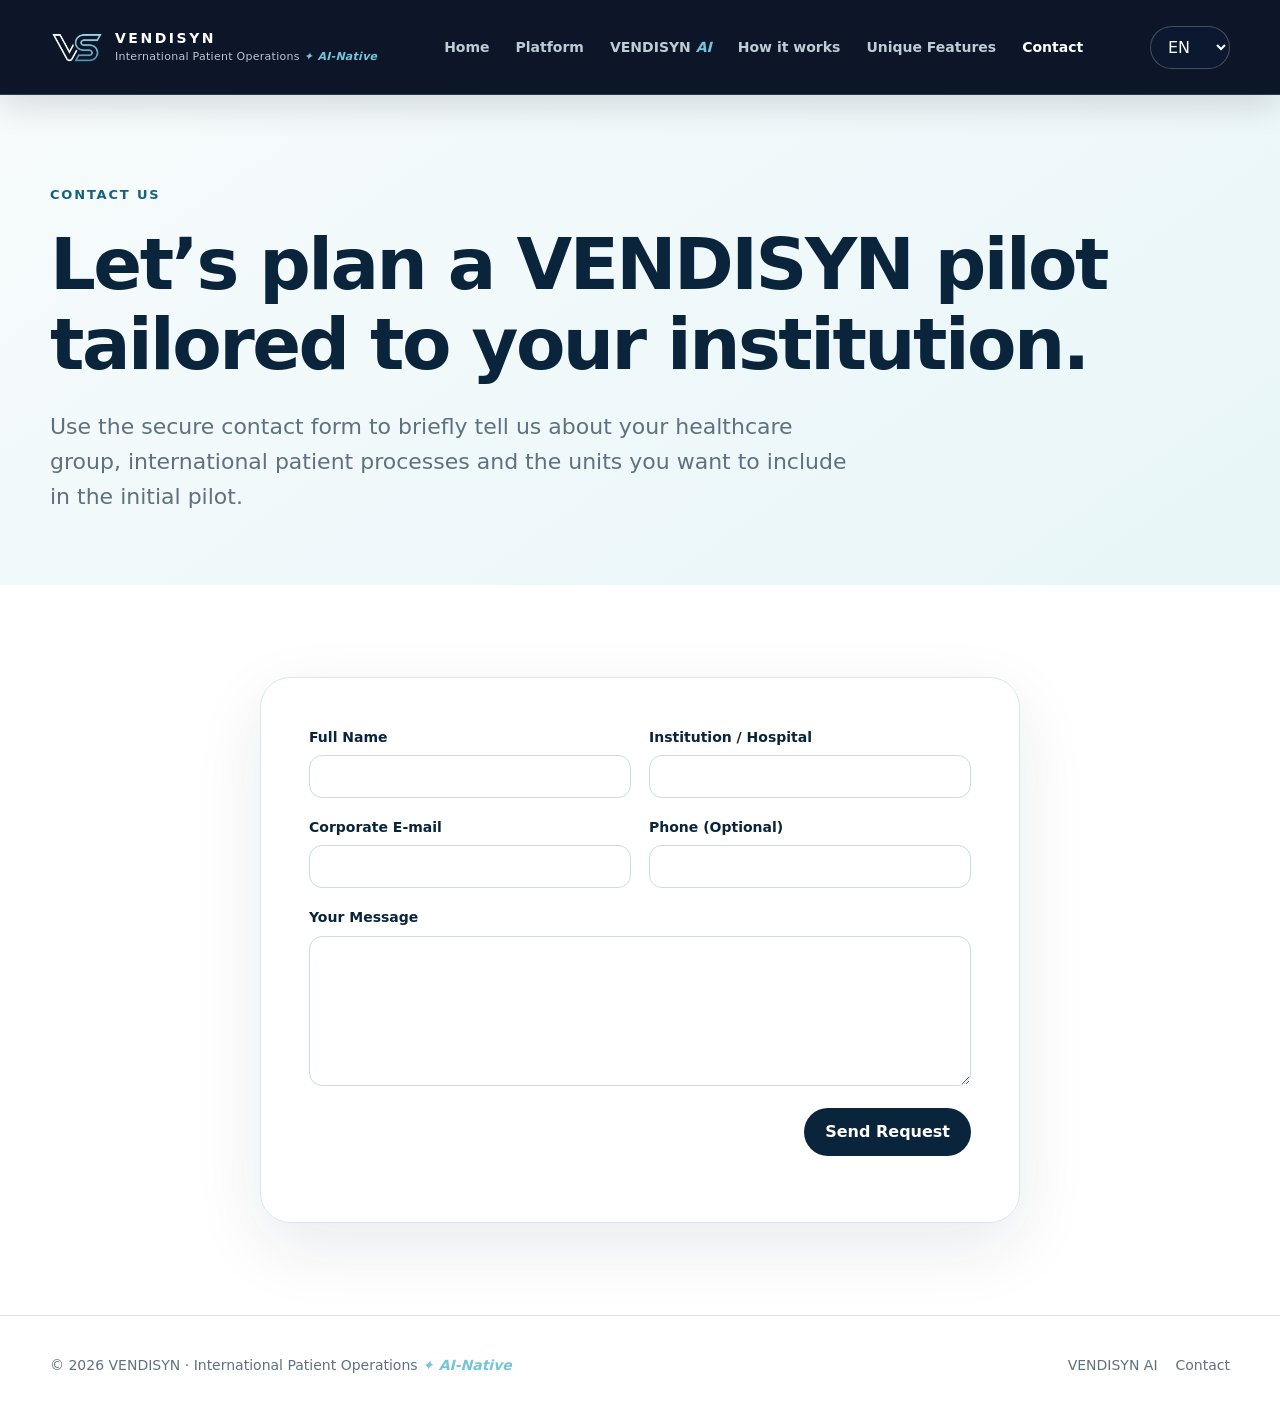
<file: contact.html>
<!doctype html><html lang="en"><head><meta charset="utf-8"><meta name="viewport" content="width=device-width,initial-scale=1"><meta name="description" content="Request a VENDISYN demonstration for your hospital or international patient operations team."><meta name="robots" content="index,follow"><link rel="canonical" href="https://vendisyn.com/contact.html"><meta property="og:type" content="website"><meta property="og:site_name" content="VENDISYN"><meta property="og:title" content="Request a VENDISYN Demo"><meta property="og:description" content="Discuss an international patient operations pilot for your hospital."><meta property="og:url" content="https://vendisyn.com/contact.html"><meta property="og:image" content="https://vendisyn.com/assets/vendisyn-logo.png"><meta name="twitter:card" content="summary"><meta name="twitter:title" content="Request a VENDISYN Demo"><meta name="twitter:description" content="Discuss a focused international patient operations pilot."><title>Request a Demo | VENDISYN</title><link rel="stylesheet" href="assets/styles.css?v=20260907-1"><script defer src="assets/contact-config.js?v=20260822-2"></script><script defer src="assets/i18n.js?v=20260907-1"></script></head><body>
<header class="site-header"><div class="container nav"><a class="brand" href="index.html"><img src="assets/vendisyn-logo.png" alt="VENDISYN"><span>VENDISYN</span></a><nav class="nav-links" data-menu><a href="index.html" data-i18n="navHome">Home</a><a href="platform.html" data-i18n="navPlatform">Platform</a><a href="how-it-works.html" data-i18n="navHow">How it works</a><a href="unique-features.html" data-i18n="navUnique">Unique Features</a><a aria-current="page" href="contact.html" data-i18n="navContact">Contact</a></nav><div class="nav-actions"><select class="language-select" data-language aria-label="Language"><option value="en">EN</option><option value="tr">TR</option><option value="fr">FR</option><option value="ar">AR</option><option value="ru">RU</option><option value="zh">中文</option><option value="es">ES</option></select><button class="menu-button" data-menu-button aria-label="Menu" aria-expanded="false"><svg width="26" height="26" viewBox="0 0 24 24" fill="none" stroke="currentColor" stroke-width="2"><path d="M4 7h16M4 12h16M4 17h16"/></svg></button></div></div></header>
<main><section class="page-hero"><div class="container"><p class="eyebrow" data-i18n="contactEyebrow">Contact</p><h1 data-i18n="contactTitle">Let’s discuss a VENDISYN pilot for your hospital.</h1><p class="lead" data-i18n="contactLead"></p></div></section><section class="section"><div class="container"><div class="contact-card"></div></div></section></main>
<footer class="site-footer"><div class="container footer-row"><div>© <span data-year></span> VENDISYN · <span data-i18n="brandDescriptor">International Patient Operations</span> <span class="ai-signature" dir="ltr"><span class="ai-star" aria-hidden="true">✦&nbsp;</span><em class="ai-text">AI</em><span class="native-text">-Native</span></span></div><div class="footer-links"><a href="index.html" data-i18n="navHome"></a><a href="platform.html" data-i18n="navPlatform"></a></div></div></footer></body></html>
</file>
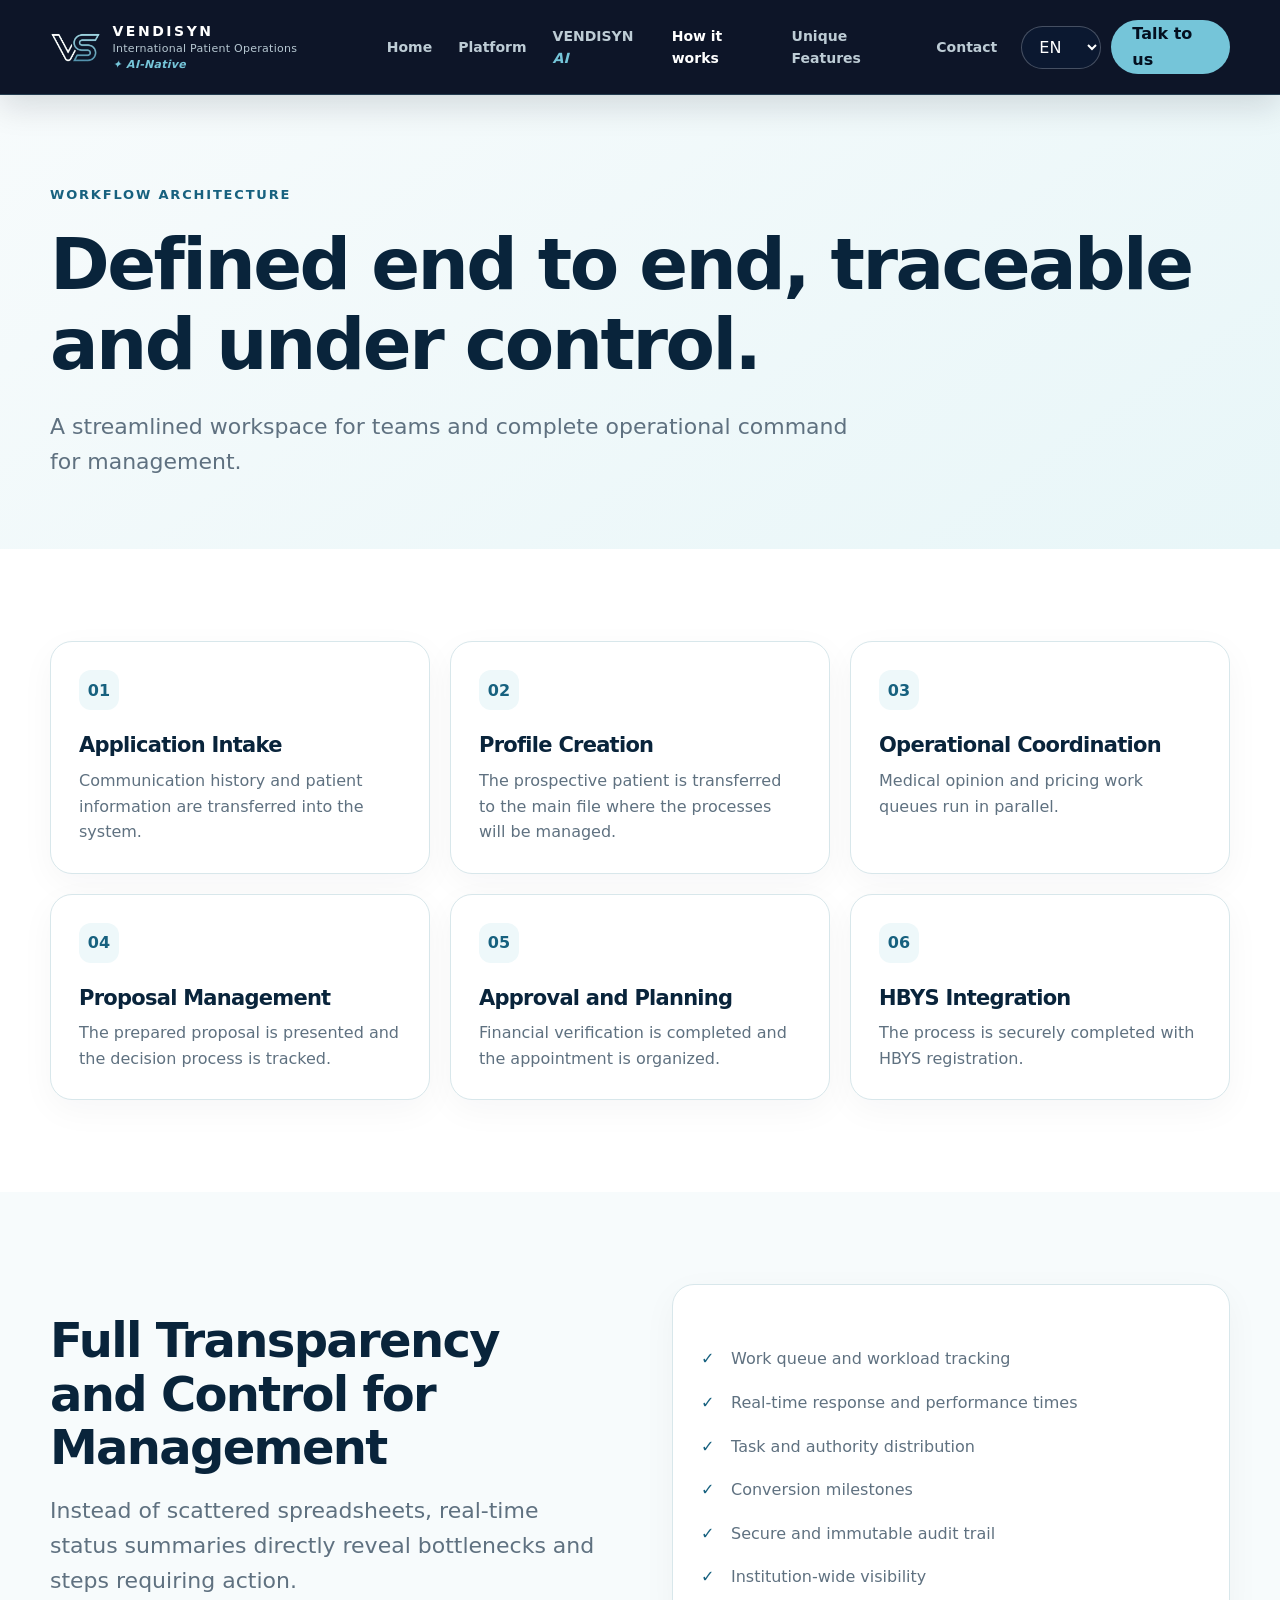
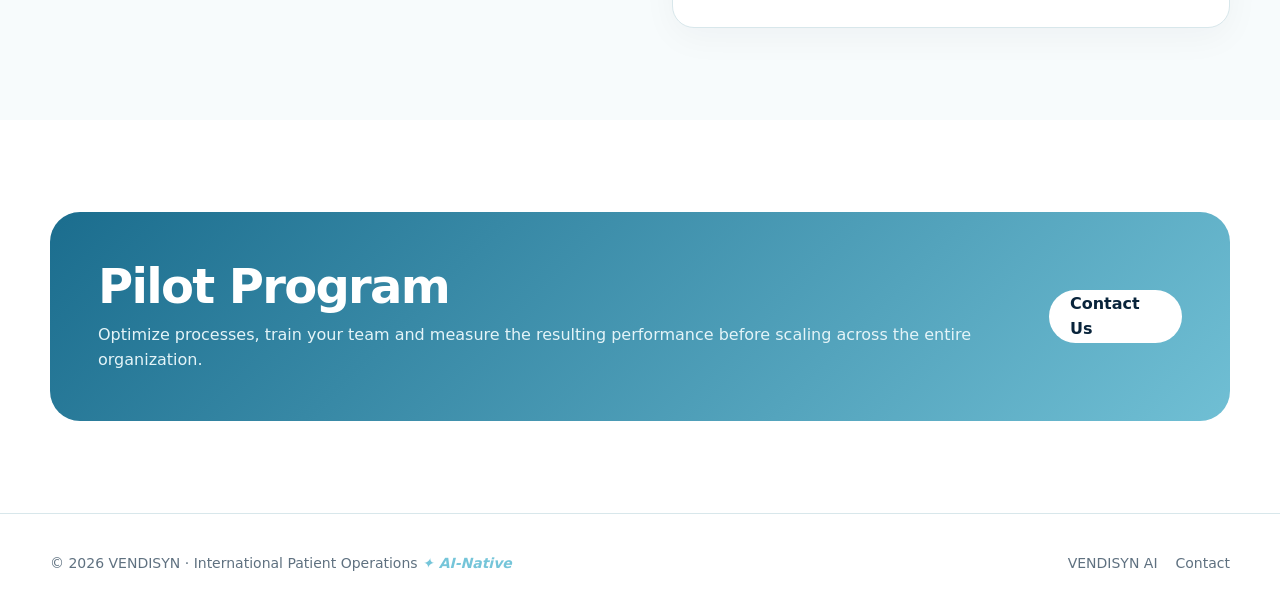
<file: how-it-works.html>
<!doctype html><html lang="en"><head><meta charset="utf-8"><meta name="viewport" content="width=device-width,initial-scale=1"><meta name="description" content="See how VENDISYN connects Lead management, Patient Files, Medical Review, Pricing, Proposal, Appointment and HBYS Registration."><meta name="robots" content="index,follow,max-image-preview:large"><link rel="canonical" href="https://vendisyn.com/how-it-works.html"><meta property="og:type" content="website"><meta property="og:site_name" content="VENDISYN"><meta property="og:title" content="How VENDISYN Works | International Patient Operations"><meta property="og:description" content="A visible, accountable international patient journey from first Lead to hospital registration."><meta property="og:url" content="https://vendisyn.com/how-it-works.html"><meta property="og:image" content="https://vendisyn.com/assets/vendisyn-logo.png"><meta name="twitter:card" content="summary_large_image"><meta name="twitter:title" content="How VENDISYN Works"><meta name="twitter:description" content="Follow the connected international patient workflow from Lead to registration."><meta name="twitter:image" content="https://vendisyn.com/assets/vendisyn-logo.png"><title>How VENDISYN Works | International Patient Operations</title><link rel="stylesheet" href="assets/styles.css?v=20260907-1"><script defer src="assets/i18n.js?v=20260907-1"></script></head><body>
<header class="site-header"><div class="container nav"><a class="brand" href="index.html"><img src="assets/vendisyn-logo.png" alt="VENDISYN"><span>VENDISYN</span></a><nav class="nav-links" data-menu><a href="index.html" data-i18n="navHome">Home</a><a href="platform.html" data-i18n="navPlatform">Platform</a><a aria-current="page" href="how-it-works.html" data-i18n="navHow">How it works</a><a href="unique-features.html" data-i18n="navUnique">Unique Features</a><a href="contact.html" data-i18n="navContact">Contact</a></nav><div class="nav-actions"><select class="language-select" data-language aria-label="Language"><option value="en">EN</option><option value="tr">TR</option><option value="fr">FR</option><option value="ar">AR</option><option value="ru">RU</option><option value="zh">中文</option><option value="es">ES</option></select><a class="button" href="contact.html" data-i18n="navTalk">Talk to us</a><button class="menu-button" data-menu-button aria-label="Menu" aria-expanded="false"><svg width="26" height="26" viewBox="0 0 24 24" fill="none" stroke="currentColor" stroke-width="2"><path d="M4 7h16M4 12h16M4 17h16"/></svg></button></div></div></header>
<main><section class="page-hero"><div class="container"><p class="eyebrow" data-i18n="howEyebrow">How it works</p><h1 data-i18n="howTitle">A visible journey with a responsible owner at each step.</h1><p class="lead" data-i18n="howLead"></p></div></section>
<section class="section"><div class="container"><div class="grid-3"><article class="card"><span class="number">01</span><h3 data-i18n="how1"></h3><p data-i18n="how1t"></p></article><article class="card"><span class="number">02</span><h3 data-i18n="how2"></h3><p data-i18n="how2t"></p></article><article class="card"><span class="number">03</span><h3 data-i18n="how3"></h3><p data-i18n="how3t"></p></article><article class="card"><span class="number">04</span><h3 data-i18n="how4"></h3><p data-i18n="how4t"></p></article><article class="card"><span class="number">05</span><h3 data-i18n="how5"></h3><p data-i18n="how5t"></p></article><article class="card"><span class="number">06</span><h3 data-i18n="how6"></h3><p data-i18n="how6t"></p></article></div></div></section>
<section class="section soft"><div class="container split"><div><h2 data-i18n="dashboardTitle">Managers see the flow, not scattered spreadsheets</h2><p class="lead" data-i18n="dashboardText"></p></div><div class="card"><ul class="feature-list"><li data-i18n="d1"></li><li data-i18n="d2"></li><li data-i18n="d3"></li><li data-i18n="d4"></li><li data-i18n="d5"></li><li data-i18n="d6"></li></ul></div></div></section>
<section class="section"><div class="container cta"><div><h2 data-i18n="ctaTitle"></h2><p data-i18n="ctaText"></p></div><a class="button light" href="contact.html" data-i18n="ctaButton"></a></div></section></main>
<footer class="site-footer"><div class="container footer-row"><div>© <span data-year></span> VENDISYN · <span data-i18n="brandDescriptor">International Patient Operations</span> <span class="ai-signature" dir="ltr"><span class="ai-star" aria-hidden="true">✦&nbsp;</span><em class="ai-text">AI</em><span class="native-text">-Native</span></span></div><div class="footer-links"><a href="platform.html" data-i18n="navPlatform"></a><a href="contact.html" data-i18n="navContact"></a></div></div></footer></body></html>
</file>
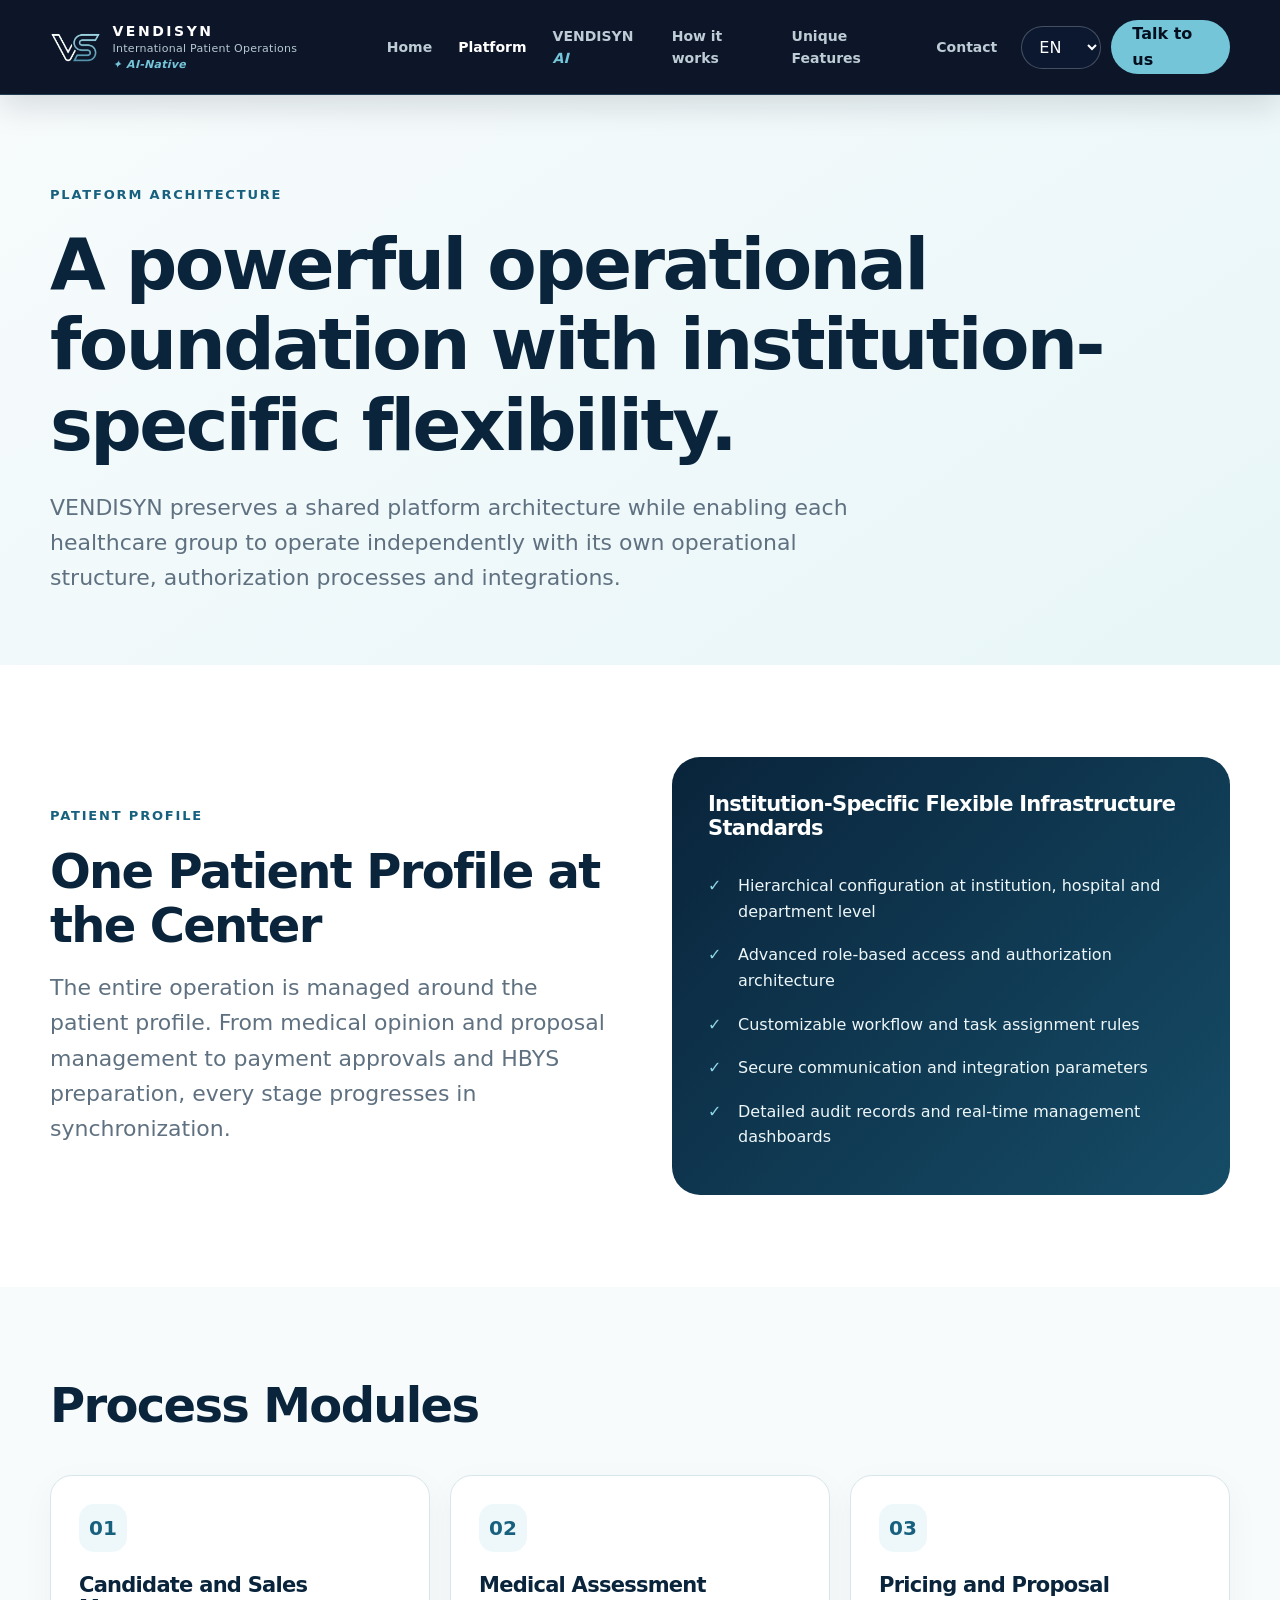
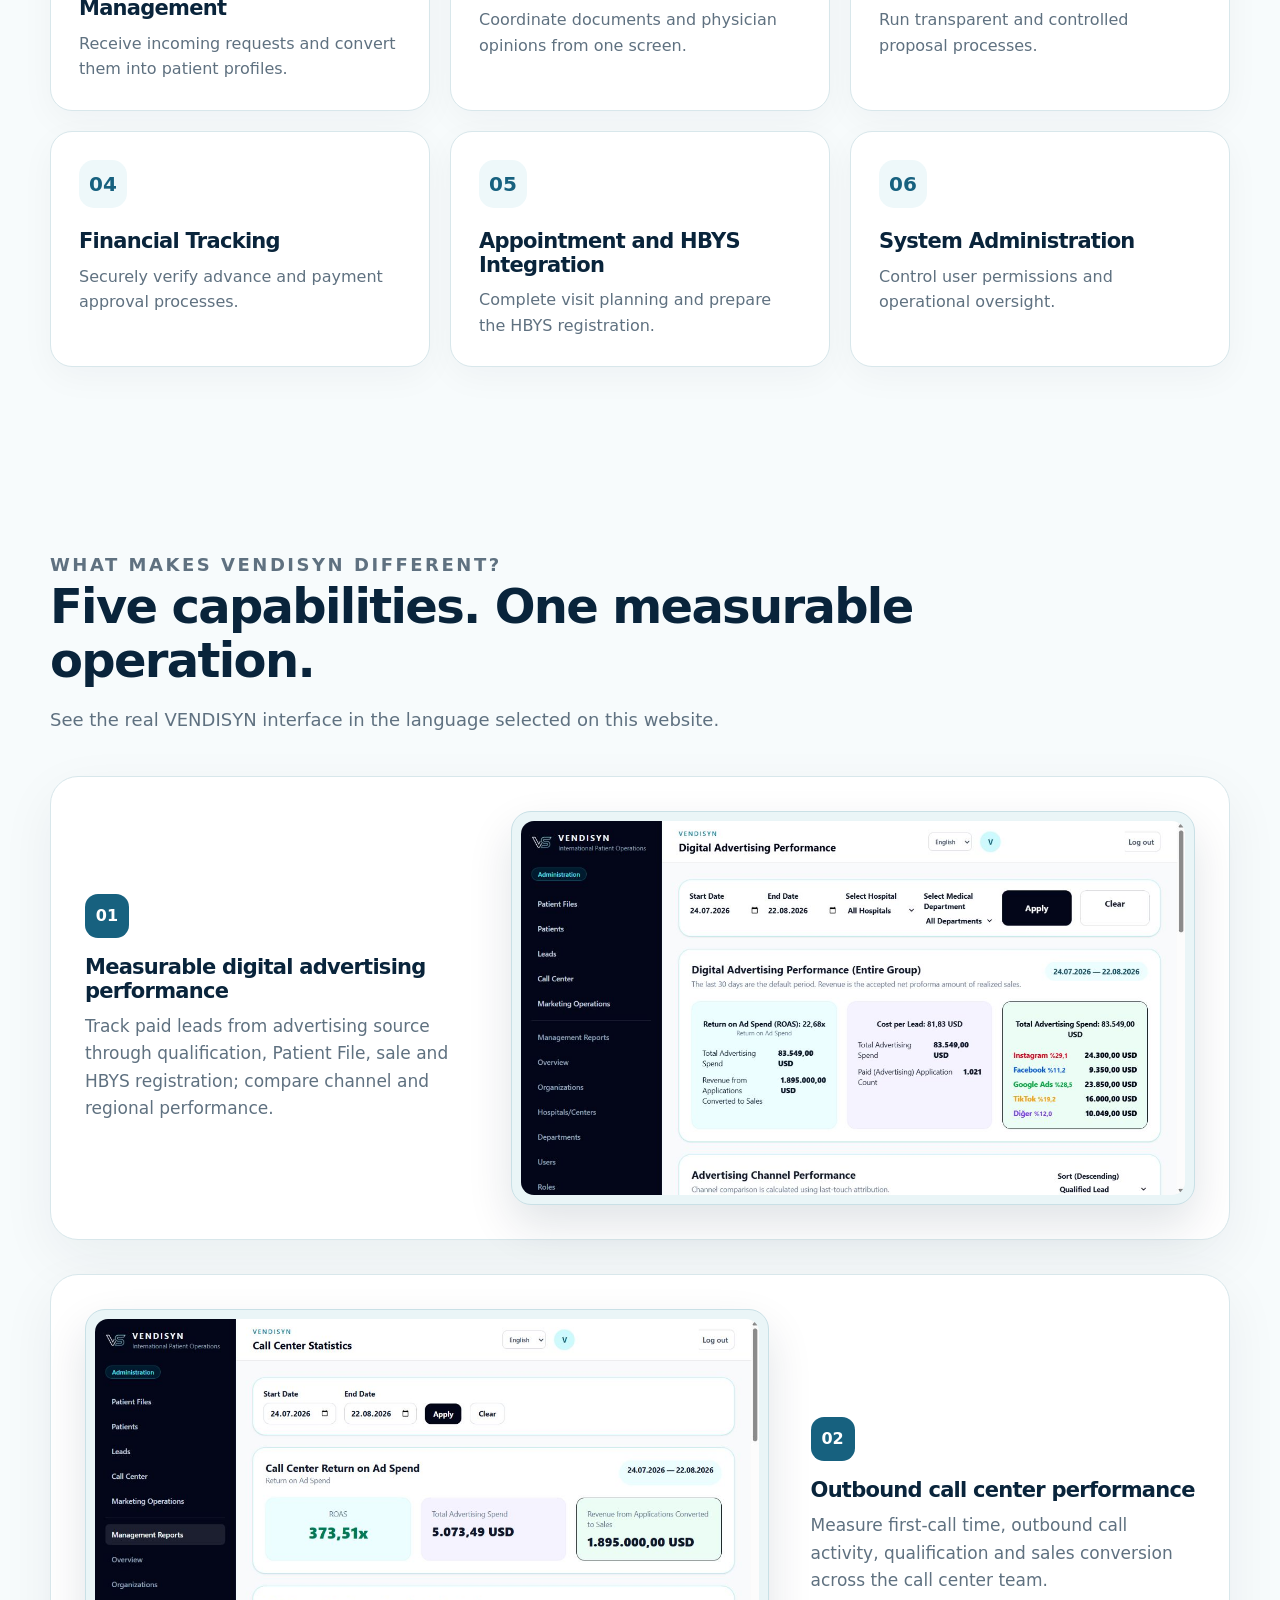
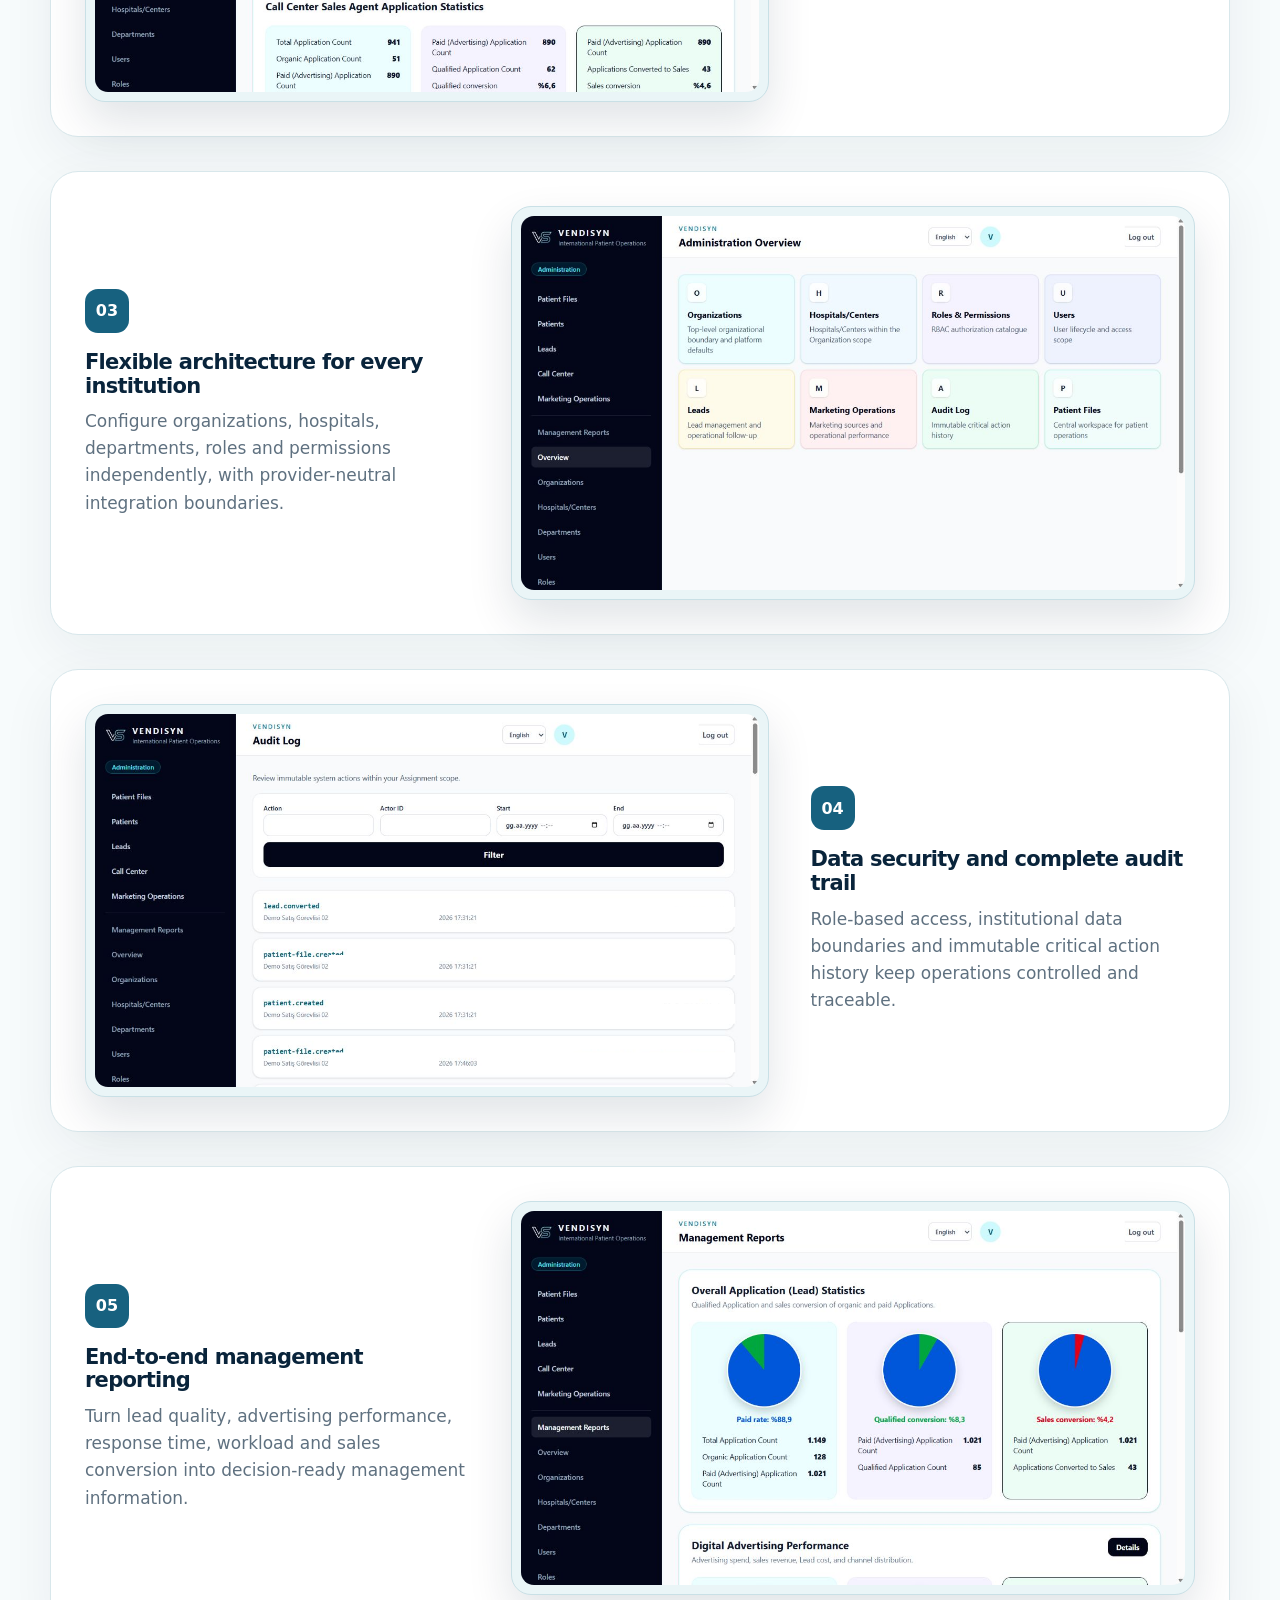
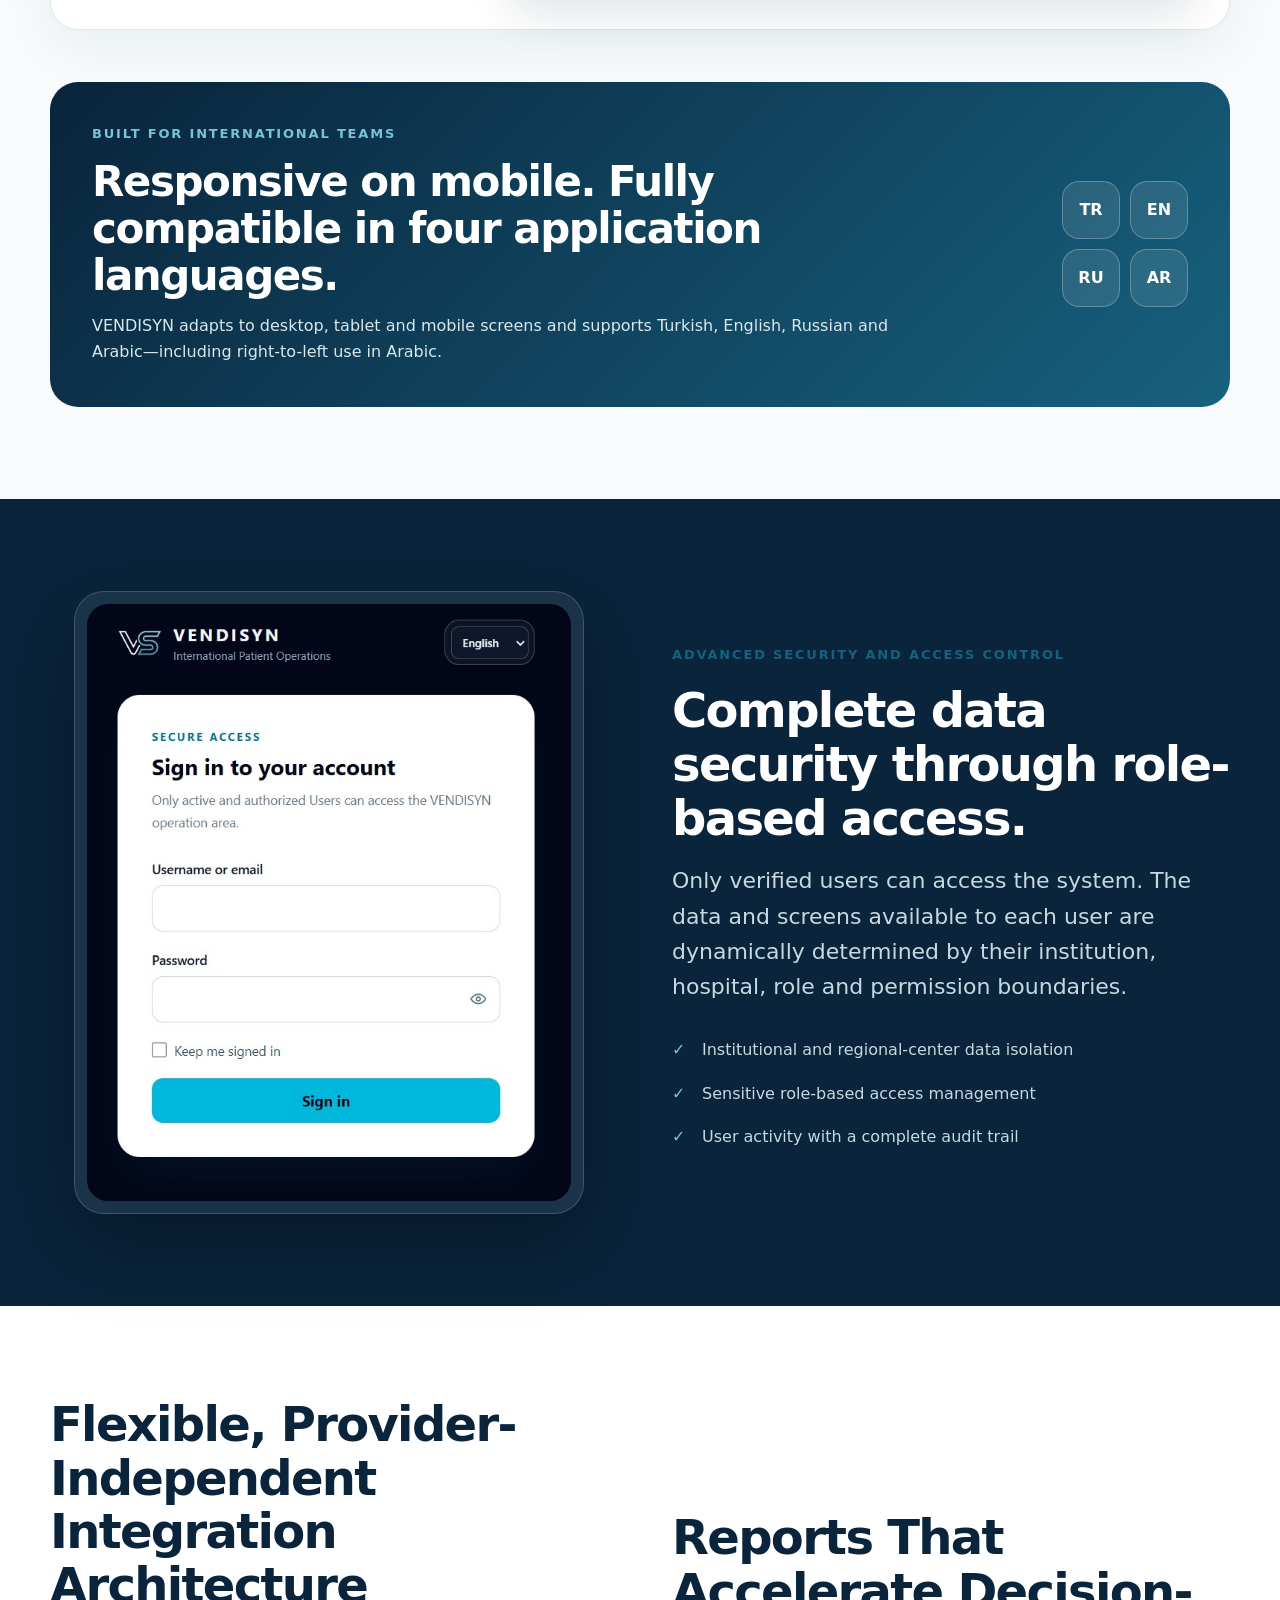
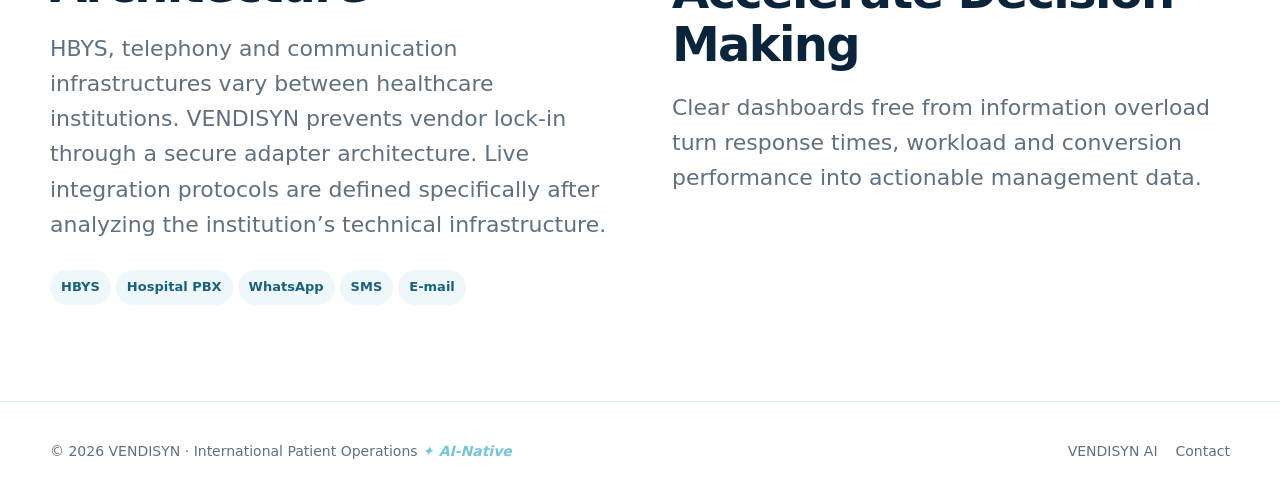
<file: platform.html>
<!doctype html><html lang="en"><head><meta charset="utf-8"><meta name="viewport" content="width=device-width,initial-scale=1"><meta name="description" content="Explore the VENDISYN international patient operations platform, its central Patient File, connected modules and institution-scoped architecture."><meta name="robots" content="index,follow,max-image-preview:large"><link rel="canonical" href="https://vendisyn.com/platform.html"><meta property="og:type" content="website"><meta property="og:site_name" content="VENDISYN"><meta property="og:title" content="International Patient Operations Platform | VENDISYN"><meta property="og:description" content="One operational backbone connecting international patient teams from Lead to HBYS Registration."><meta property="og:url" content="https://vendisyn.com/platform.html"><meta property="og:image" content="https://vendisyn.com/assets/vendisyn-logo.png"><meta name="twitter:card" content="summary_large_image"><meta name="twitter:title" content="International Patient Operations Platform | VENDISYN"><meta name="twitter:description" content="Explore VENDISYN modules, Patient File architecture and institutional controls."><meta name="twitter:image" content="https://vendisyn.com/assets/vendisyn-logo.png"><title>International Patient Operations Platform | VENDISYN</title><link rel="stylesheet" href="assets/styles.css?v=20260907-1"><script defer src="assets/i18n.js?v=20260907-1"></script></head><body>
<header class="site-header"><div class="container nav"><a class="brand" href="index.html"><img src="assets/vendisyn-logo.png" alt="VENDISYN"><span>VENDISYN</span></a><nav class="nav-links" data-menu><a href="index.html" data-i18n="navHome">Home</a><a aria-current="page" href="platform.html" data-i18n="navPlatform">Platform</a><a href="how-it-works.html" data-i18n="navHow">How it works</a><a href="unique-features.html" data-i18n="navUnique">Unique Features</a><a href="contact.html" data-i18n="navContact">Contact</a></nav><div class="nav-actions"><select class="language-select" data-language aria-label="Language"><option value="en">EN</option><option value="tr">TR</option><option value="fr">FR</option><option value="ar">AR</option><option value="ru">RU</option><option value="zh">中文</option><option value="es">ES</option></select><a class="button" href="contact.html" data-i18n="navTalk">Talk to us</a><button class="menu-button" data-menu-button aria-label="Menu" aria-expanded="false"><svg width="26" height="26" viewBox="0 0 24 24" fill="none" stroke="currentColor" stroke-width="2"><path d="M4 7h16M4 12h16M4 17h16"/></svg></button></div></div></header>
<main><section class="page-hero"><div class="container"><p class="eyebrow" data-i18n="platformEyebrow">The platform</p><h1 data-i18n="platformTitle">One operational backbone, configured for your institution.</h1><p class="lead" data-i18n="platformLead"></p></div></section>
<section class="section"><div class="container split"><div><p class="eyebrow">PATIENT FILE</p><h2 data-i18n="centralTitle">The Patient File is the center</h2><p class="lead" data-i18n="centralText"></p></div><div class="quote-block"><h3 data-i18n="separateTitle">What ‘separate for every hospital’ means</h3><ul class="feature-list"><li data-i18n="sep1"></li><li data-i18n="sep2"></li><li data-i18n="sep3"></li><li data-i18n="sep4"></li><li data-i18n="sep5"></li></ul></div></div></section>
<section class="section soft"><div class="container"><div class="section-head"><h2 data-i18n="modulesTitle">Connected operational modules</h2></div><div class="grid-3"><article class="card"><span class="icon">01</span><h3 data-i18n="m1"></h3><p data-i18n="m1t"></p></article><article class="card"><span class="icon">02</span><h3 data-i18n="m2"></h3><p data-i18n="m2t"></p></article><article class="card"><span class="icon">03</span><h3 data-i18n="m3"></h3><p data-i18n="m3t"></p></article><article class="card"><span class="icon">04</span><h3 data-i18n="m4"></h3><p data-i18n="m4t"></p></article><article class="card"><span class="icon">05</span><h3 data-i18n="m5"></h3><p data-i18n="m5t"></p></article><article class="card"><span class="icon">06</span><h3 data-i18n="m6"></h3><p data-i18n="m6t"></p></article></div></div></section>
<section class="section product-features"><div class="container"><div class="section-head wide"><p class="eyebrow" data-i18n="differenceEyebrow">What makes VENDISYN different?</p><h2 data-i18n="differenceTitle">Five capabilities. One measurable operation.</h2><p data-i18n="differenceLead">See the real VENDISYN interface in the language selected on this website.</p></div><div class="product-feature-list">
<article class="product-feature"><div class="product-feature-copy"><span class="feature-index">01</span><h3 data-i18n="difference1">Measurable digital advertising performance</h3><p data-i18n="difference1t">Track paid leads from advertising source through qualification, Patient File, sale and HBYS registration; compare channel and regional performance.</p></div><figure class="interface-shot"><img data-product-screen="digital-advertising" data-i18n-alt="difference1" src="assets/product-screens/digital-advertising-en-safe.png" alt="Measurable digital advertising performance"></figure></article>
<article class="product-feature reverse"><div class="product-feature-copy"><span class="feature-index">02</span><h3 data-i18n="difference2">Outbound call center performance</h3><p data-i18n="difference2t">Measure first-call time, outbound call activity, qualification and sales conversion across the call center team.</p></div><figure class="interface-shot"><img data-product-screen="call-center-performance" data-i18n-alt="difference2" src="assets/product-screens/call-center-performance-en-safe.png" alt="Outbound call center performance"></figure></article>
<article class="product-feature"><div class="product-feature-copy"><span class="feature-index">03</span><h3 data-i18n="difference3">Flexible architecture for every institution</h3><p data-i18n="difference3t">Configure organizations, hospitals, departments, roles and permissions independently, with provider-neutral integration boundaries.</p></div><figure class="interface-shot"><img data-product-screen="flexible-architecture" data-i18n-alt="difference3" src="assets/product-screens/flexible-architecture-en-safe.png" alt="Flexible architecture for every institution"></figure></article>
<article class="product-feature reverse"><div class="product-feature-copy"><span class="feature-index">04</span><h3 data-i18n="difference4">Data security and complete audit trail</h3><p data-i18n="difference4t">Role-based access, institutional data boundaries and immutable critical action history keep operations controlled and traceable.</p></div><figure class="interface-shot"><img data-product-screen="audit-log" data-i18n-alt="difference4" src="assets/product-screens/audit-log-en-safe.png" alt="Data security and complete audit trail"></figure></article>
<article class="product-feature"><div class="product-feature-copy"><span class="feature-index">05</span><h3 data-i18n="difference5">End-to-end management reporting</h3><p data-i18n="difference5t">Turn lead quality, advertising performance, response time, workload and sales conversion into decision-ready management information.</p></div><figure class="interface-shot"><img data-product-screen="management-reports" data-i18n-alt="difference5" src="assets/product-screens/management-reports-en-safe.png" alt="End-to-end management reporting"></figure></article>
</div><aside class="compatibility-banner"><div><p class="eyebrow" data-i18n="compatibilityEyebrow">Built for international teams</p><h2 data-i18n="compatibilityTitle">Responsive on mobile. Fully compatible in four application languages.</h2><p data-i18n="compatibilityText">VENDISYN adapts to desktop, tablet and mobile screens and supports Turkish, English, Russian and Arabic—including right-to-left use in Arabic.</p></div><div class="language-badges" aria-label="Supported application languages"><span>TR</span><span>EN</span><span>RU</span><span>AR</span></div></aside></div></section>
<section class="section"><div class="container split"><div><h2 data-i18n="notClaimTitle">Designed for integration—not locked to one vendor</h2><p class="lead" data-i18n="notClaimText"></p><div style="margin-top:24px"><span class="tag">HBYS</span><span class="tag">Hospital PBX</span><span class="tag">WhatsApp</span><span class="tag">SMS</span><span class="tag">E-mail</span></div></div><div><h2 data-i18n="reportsTitle"></h2><p class="lead" data-i18n="reportsText"></p></div></div></section></main>
<footer class="site-footer"><div class="container footer-row"><div>© <span data-year></span> VENDISYN · <span data-i18n="brandDescriptor">International Patient Operations</span> <span class="ai-signature" dir="ltr"><span class="ai-star" aria-hidden="true">✦&nbsp;</span><em class="ai-text">AI</em><span class="native-text">-Native</span></span></div><div class="footer-links"><a href="how-it-works.html" data-i18n="navHow"></a><a href="contact.html" data-i18n="navContact"></a></div></div></footer></body></html>
</file>
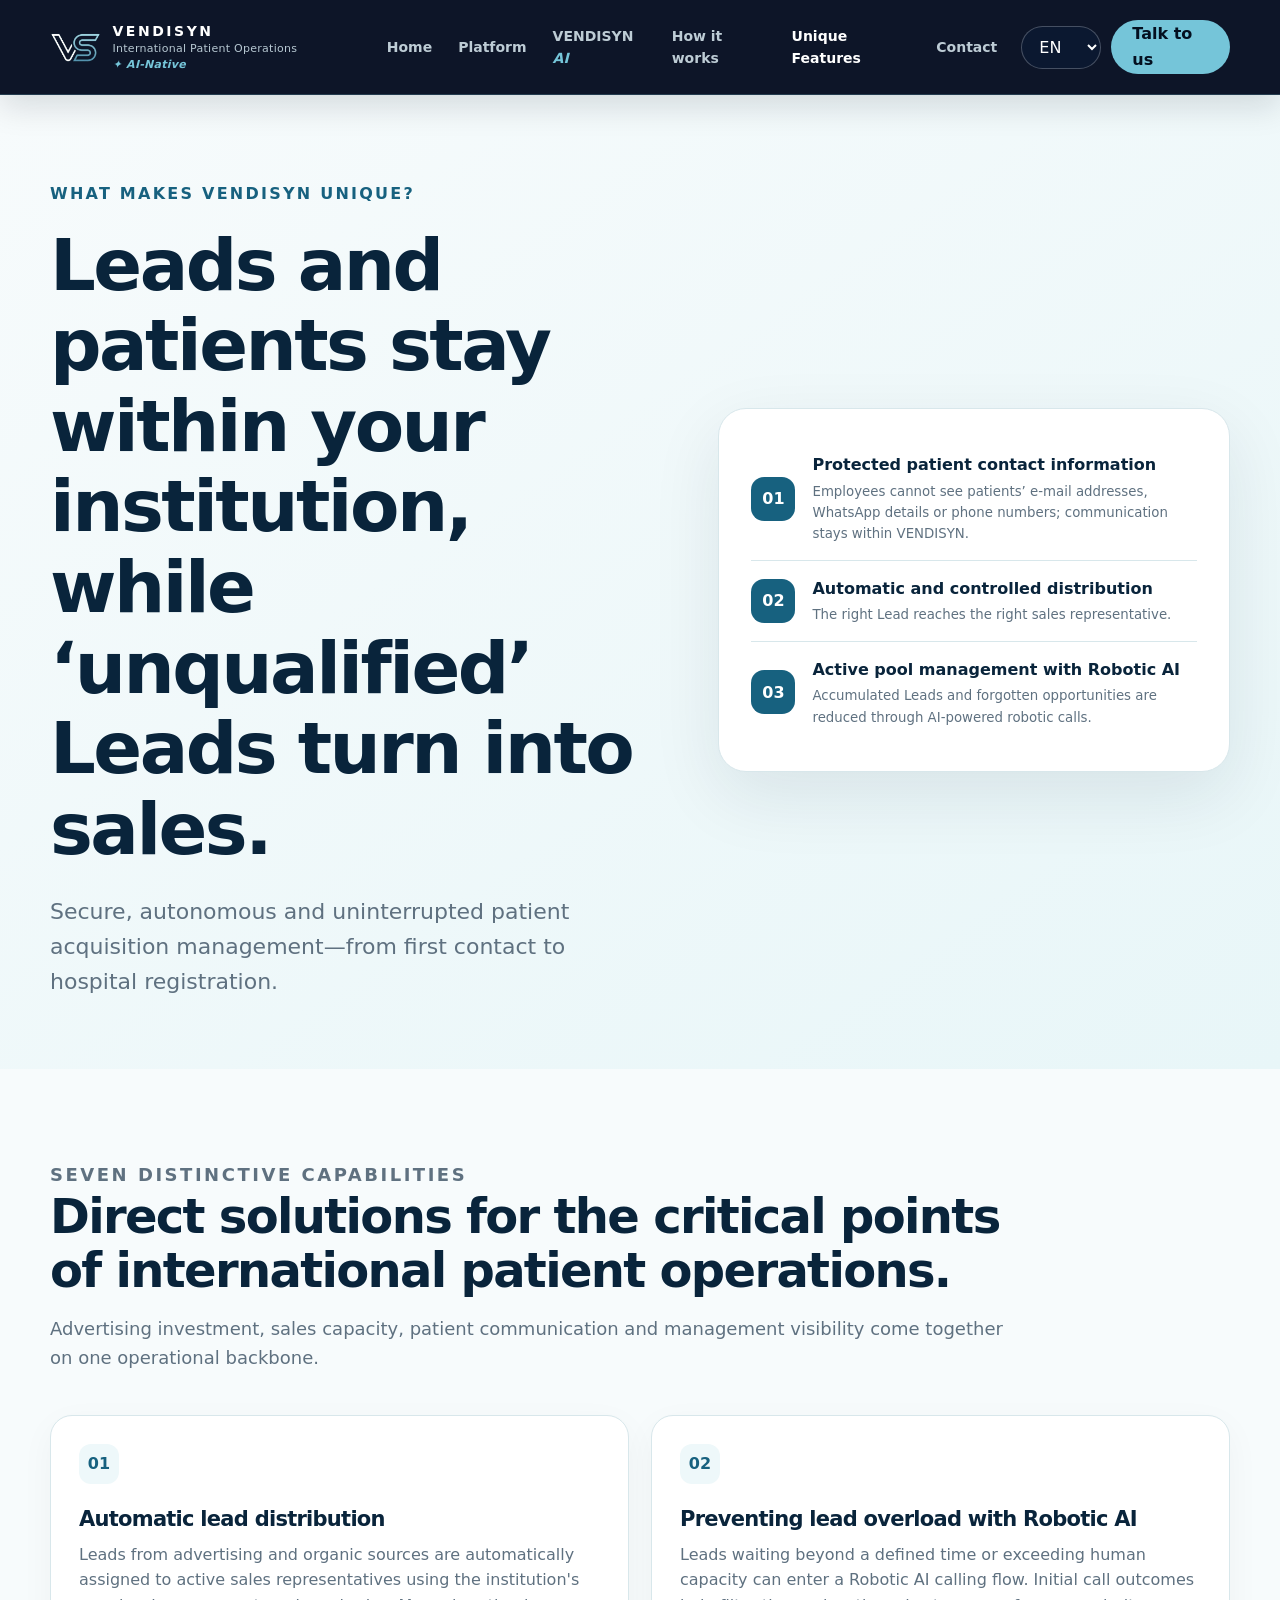
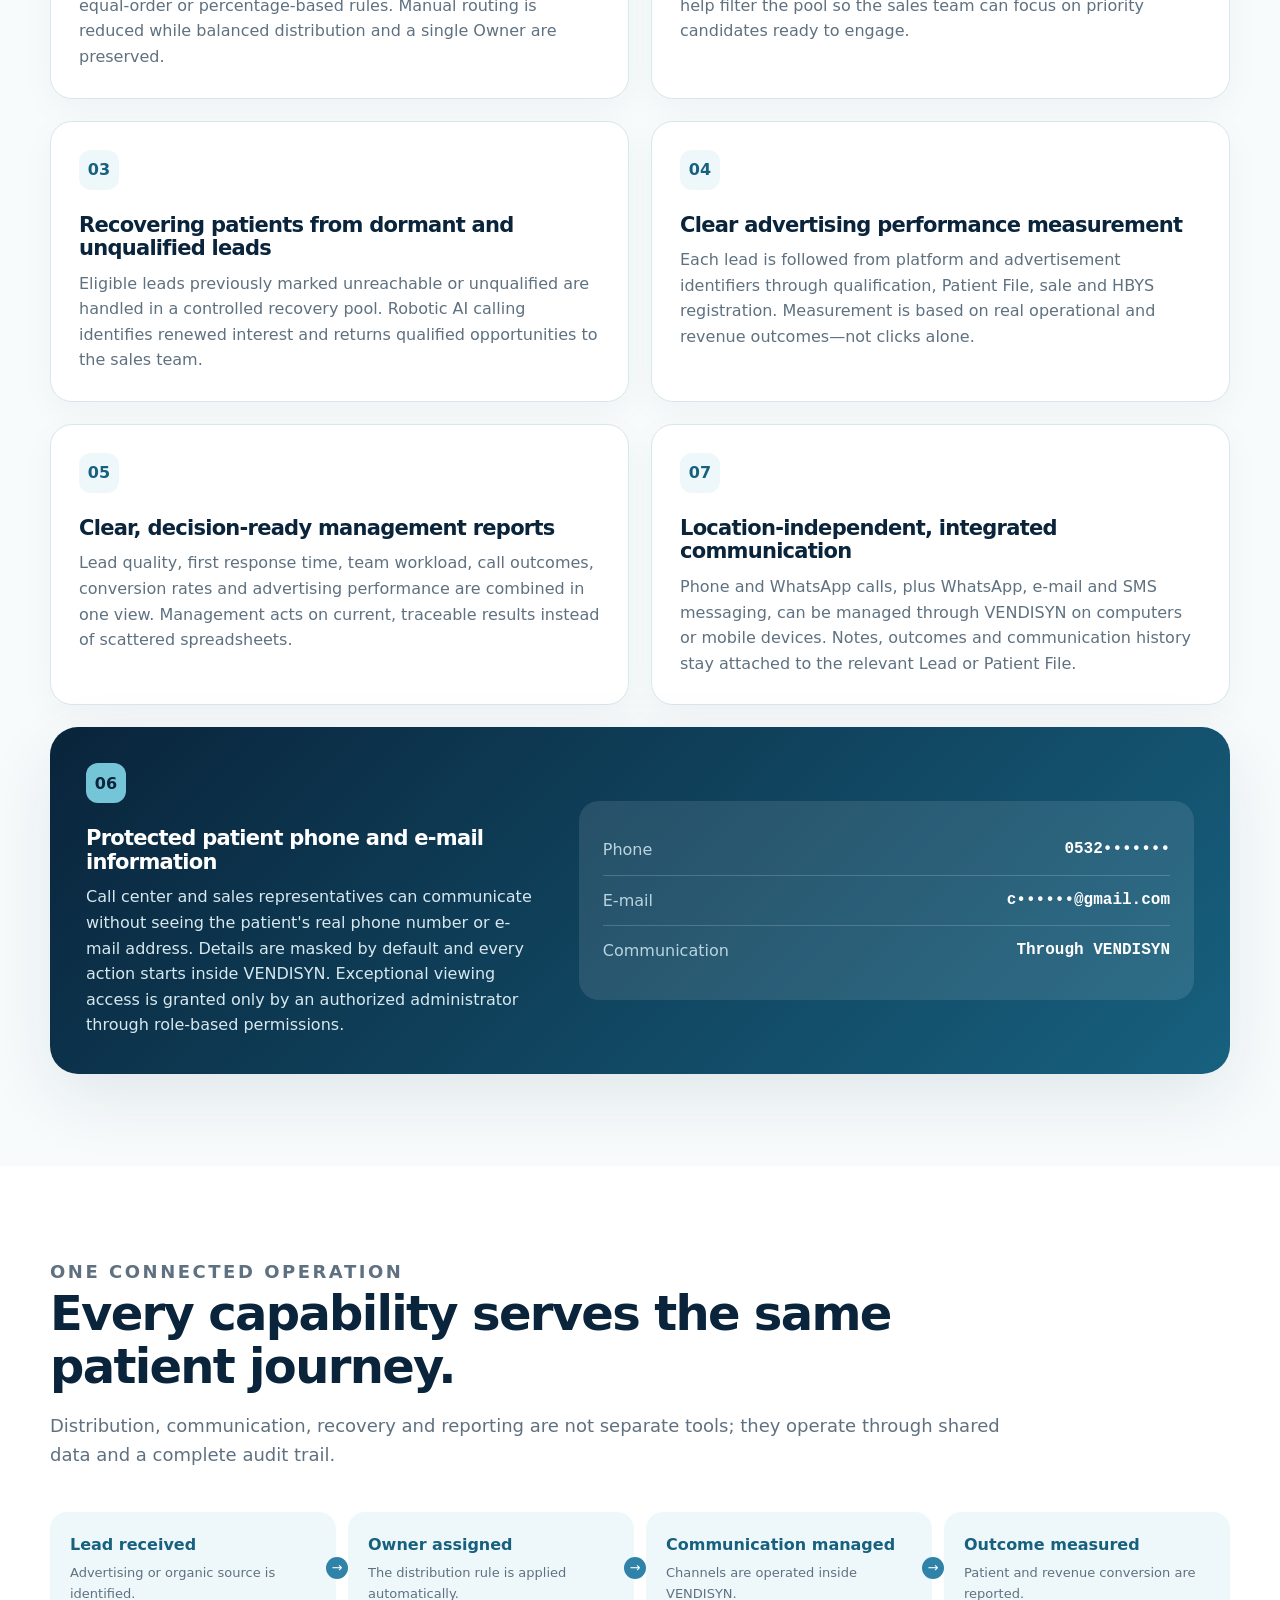
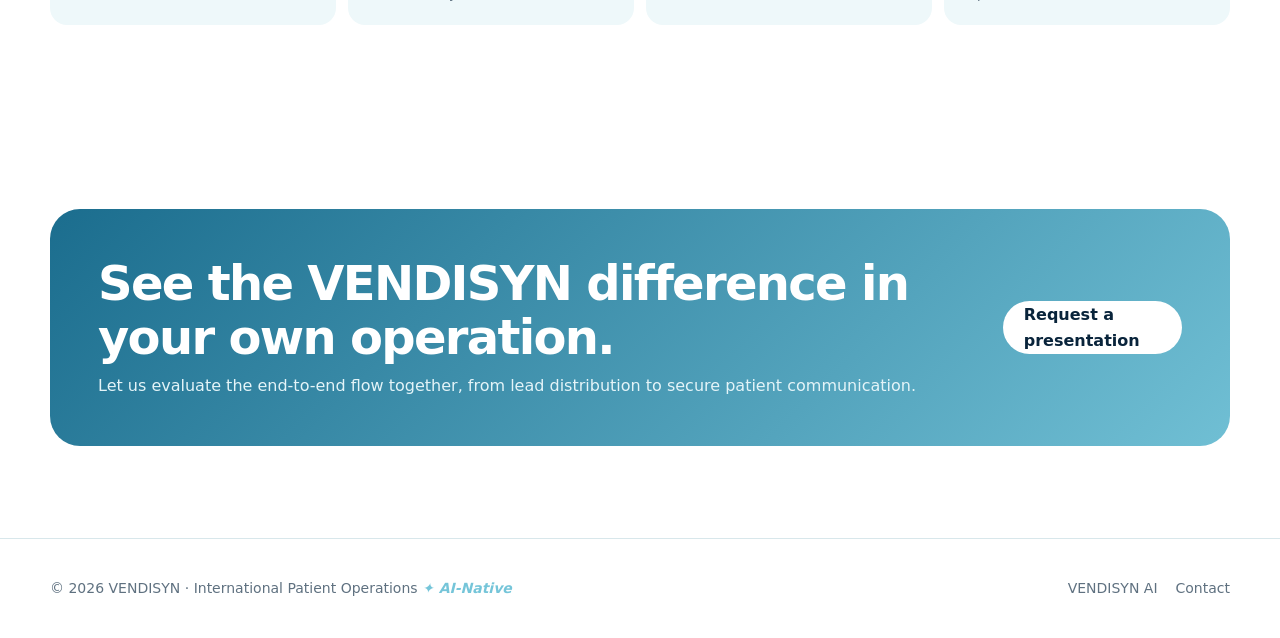
<file: unique-features.html>
<!doctype html>
<html lang="en">
<head>
  <meta charset="utf-8">
  <meta name="viewport" content="width=device-width,initial-scale=1">
  <meta name="description" content="Explore VENDISYN capabilities for Lead distribution, AI Robotik Arama, advertising attribution, reporting and protected patient communication.">
  <meta name="robots" content="index,follow,max-image-preview:large">
  <link rel="canonical" href="https://vendisyn.com/unique-features.html">
  <meta property="og:type" content="website">
  <meta property="og:site_name" content="VENDISYN">
  <meta property="og:title" content="International Patient Operations Features | VENDISYN">
  <meta property="og:description" content="Lead distribution, controlled outbound automation, advertising attribution and operational visibility on one platform.">
  <meta property="og:url" content="https://vendisyn.com/unique-features.html">
  <meta property="og:image" content="https://vendisyn.com/assets/vendisyn-logo.png">
  <meta name="twitter:card" content="summary_large_image">
  <meta name="twitter:title" content="International Patient Operations Features | VENDISYN">
  <meta name="twitter:description" content="Explore the capabilities that distinguish VENDISYN.">
  <meta name="twitter:image" content="https://vendisyn.com/assets/vendisyn-logo.png">
  <title>International Patient Operations Features | VENDISYN</title>
  <link rel="stylesheet" href="assets/styles.css?v=20260907-1">
  <script defer src="assets/i18n.js?v=20260907-1"></script>
</head>
<body>
<a class="skip-link" href="#main">Skip to content</a>
<header class="site-header">
  <div class="container nav">
    <a class="brand" href="index.html"><img src="assets/vendisyn-logo.png" alt="VENDISYN"><span>VENDISYN</span></a>
    <nav class="nav-links" data-menu>
      <a href="index.html" data-i18n="navHome">Home</a>
      <a href="platform.html" data-i18n="navPlatform">Platform</a>
      <a href="how-it-works.html" data-i18n="navHow">How it works</a>
      <a aria-current="page" href="unique-features.html" data-i18n="navUnique">Unique Features</a>
      <a href="contact.html" data-i18n="navContact">Contact</a>
    </nav>
    <div class="nav-actions">
      <select class="language-select" data-language aria-label="Language"><option value="en">EN</option><option value="tr">TR</option><option value="fr">FR</option><option value="ar">AR</option><option value="ru">RU</option><option value="zh">中文</option><option value="es">ES</option></select>
      <a class="button" href="contact.html" data-i18n="navTalk">Talk to us</a>
      <button class="menu-button" data-menu-button aria-label="Menu" aria-expanded="false"><svg width="26" height="26" viewBox="0 0 24 24" fill="none" stroke="currentColor" stroke-width="2"><path d="M4 7h16M4 12h16M4 17h16"/></svg></button>
    </div>
  </div>
</header>

<main id="main">
  <section class="page-hero unique-hero">
    <div class="container unique-hero-grid">
      <div>
        <p class="eyebrow" data-i18n="uniqueEyebrow">What makes VENDISYN unique?</p>
        <h1 data-i18n="uniqueTitle">Control from the first lead to hospital registration.</h1>
        <p class="lead" data-i18n="uniqueLead">VENDISYN does more than store records. It balances lead flow, manages overload early, revives lost opportunities and makes the entire operation measurable.</p>
      </div>
      <aside class="unique-proof">
        <div><span>01</span><p><strong data-i18n="uniqueProof1">Automatic and controlled distribution</strong><small data-i18n="uniqueProof1t">The right lead reaches the right sales representative.</small></p></div>
        <div><span>02</span><p><strong data-i18n="uniqueProof2">Active pool management with Robotic AI</strong><small data-i18n="uniqueProof2t">Backlogs and forgotten opportunities are reduced.</small></p></div>
        <div><span>03</span><p><strong data-i18n="uniqueProof3">Protected patient contact information</strong><small data-i18n="uniqueProof3t">Communication stays inside VENDISYN.</small></p></div>
      </aside>
    </div>
  </section>

  <section class="section soft">
    <div class="container">
      <div class="section-head wide">
        <p class="eyebrow" data-i18n="uniqueSevenEyebrow">Seven distinctive capabilities</p>
        <h2 data-i18n="uniqueSevenTitle">Direct solutions for the critical points of international patient operations.</h2>
        <p data-i18n="uniqueSevenLead">Advertising investment, sales capacity, patient communication and management visibility come together on one operational backbone.</p>
      </div>
      <div class="unique-grid">
        <article class="card unique-card"><span class="number">01</span><h3 data-i18n="unique1">Automatic lead distribution</h3><p data-i18n="unique1t">Leads from advertising and organic sources are automatically assigned to active sales representatives using the institution's equal-order or percentage-based rules. Manual routing is reduced while balanced distribution and a single Owner are preserved.</p></article>
        <article class="card unique-card"><span class="number">02</span><h3 data-i18n="unique2">Preventing lead overload with Robotic AI</h3><p data-i18n="unique2t">Leads waiting beyond a defined time or exceeding human capacity can enter a Robotic AI calling flow. Initial call outcomes help filter the pool so the sales team can focus on priority candidates ready to engage.</p></article>
        <article class="card unique-card"><span class="number">03</span><h3 data-i18n="unique3">Recovering patients from dormant and unqualified leads</h3><p data-i18n="unique3t">Eligible leads previously marked unreachable or unqualified are handled in a controlled recovery pool. Robotic AI calling identifies renewed interest and returns qualified opportunities to the sales team.</p></article>
        <article class="card unique-card"><span class="number">04</span><h3 data-i18n="unique4">Clear advertising performance measurement</h3><p data-i18n="unique4t">Each lead is followed from platform and advertisement identifiers through qualification, Patient File, sale and HBYS registration. Measurement is based on real operational and revenue outcomes—not clicks alone.</p></article>
        <article class="card unique-card"><span class="number">05</span><h3 data-i18n="unique5">Clear, decision-ready management reports</h3><p data-i18n="unique5t">Lead quality, first response time, team workload, call outcomes, conversion rates and advertising performance are combined in one view. Management acts on current, traceable results instead of scattered spreadsheets.</p></article>
        <article class="card unique-card"><span class="number">07</span><h3 data-i18n="unique7">Location-independent, integrated communication</h3><p data-i18n="unique7t">Phone and WhatsApp calls, plus WhatsApp, e-mail and SMS messaging, can be managed through VENDISYN on computers or mobile devices. Notes, outcomes and communication history stay attached to the relevant Lead or Patient File.</p></article>
        <article class="unique-privacy">
          <div><span class="number">06</span><h3 data-i18n="unique6">Protected patient phone and e-mail information</h3><p data-i18n="unique6t">Call center and sales representatives can communicate without seeing the patient's real phone number or e-mail address. Details are masked by default and every action starts inside VENDISYN. Exceptional viewing access is granted only by an authorized administrator through role-based permissions.</p></div>
          <div class="privacy-sample"><div><span data-i18n="uniquePhone">Phone</span><strong>0532•••••••</strong></div><div><span data-i18n="uniqueEmail">E-mail</span><strong>c••••••@gmail.com</strong></div><div><span data-i18n="uniqueCommunication">Communication</span><strong data-i18n="uniqueVia">Through VENDISYN</strong></div></div>
        </article>
      </div>
    </div>
  </section>

  <section class="section">
    <div class="container">
      <div class="section-head wide"><p class="eyebrow" data-i18n="uniqueFlowEyebrow">One connected operation</p><h2 data-i18n="uniqueFlowTitle">Every capability serves the same patient journey.</h2><p data-i18n="uniqueFlowLead">Distribution, communication, recovery and reporting are not separate tools; they operate through shared data and a complete audit trail.</p></div>
      <div class="unique-flow"><div><strong data-i18n="uniqueFlow1">Lead received</strong><span data-i18n="uniqueFlow1t">Advertising or organic source is identified.</span></div><div><strong data-i18n="uniqueFlow2">Owner assigned</strong><span data-i18n="uniqueFlow2t">The distribution rule is applied automatically.</span></div><div><strong data-i18n="uniqueFlow3">Communication managed</strong><span data-i18n="uniqueFlow3t">Channels are operated inside VENDISYN.</span></div><div><strong data-i18n="uniqueFlow4">Outcome measured</strong><span data-i18n="uniqueFlow4t">Patient and revenue conversion are reported.</span></div></div>
    </div>
  </section>

  <section class="section"><div class="container cta"><div><h2 data-i18n="uniqueCtaTitle">See the VENDISYN difference in your own operation.</h2><p data-i18n="uniqueCtaText">Let us evaluate the end-to-end flow together, from lead distribution to secure patient communication.</p></div><a class="button light" href="contact.html" data-i18n="uniqueCtaButton">Request a presentation</a></div></section>
</main>

<footer class="site-footer"><div class="container footer-row"><div>© <span data-year></span> VENDISYN · <span data-i18n="brandDescriptor">International Patient Operations</span> <span class="ai-signature" dir="ltr"><span class="ai-star" aria-hidden="true">✦&nbsp;</span><em class="ai-text">AI</em><span class="native-text">-Native</span></span></div><div class="footer-links"><a href="unique-features.html" data-i18n="navUnique">Unique Features</a><a href="contact.html" data-i18n="navContact">Contact</a></div></div></footer>
</body>
</html>
</file>
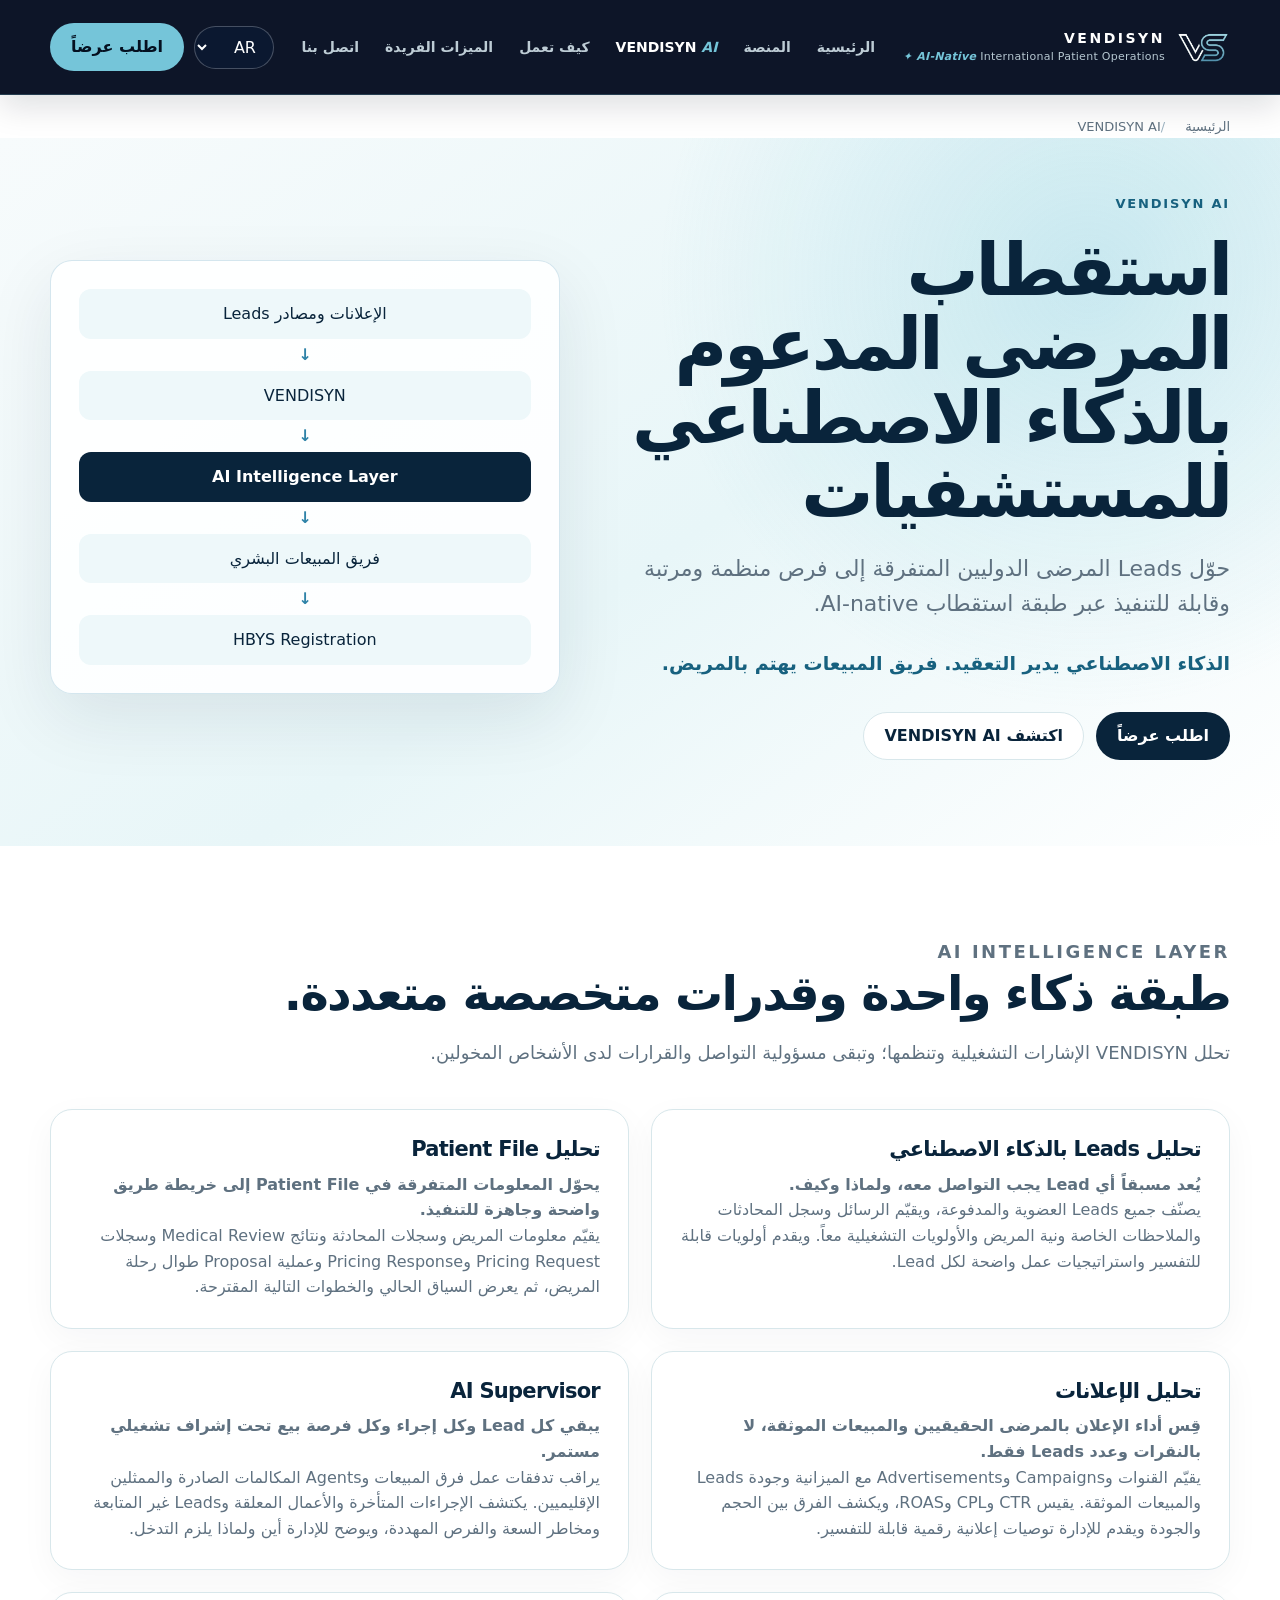
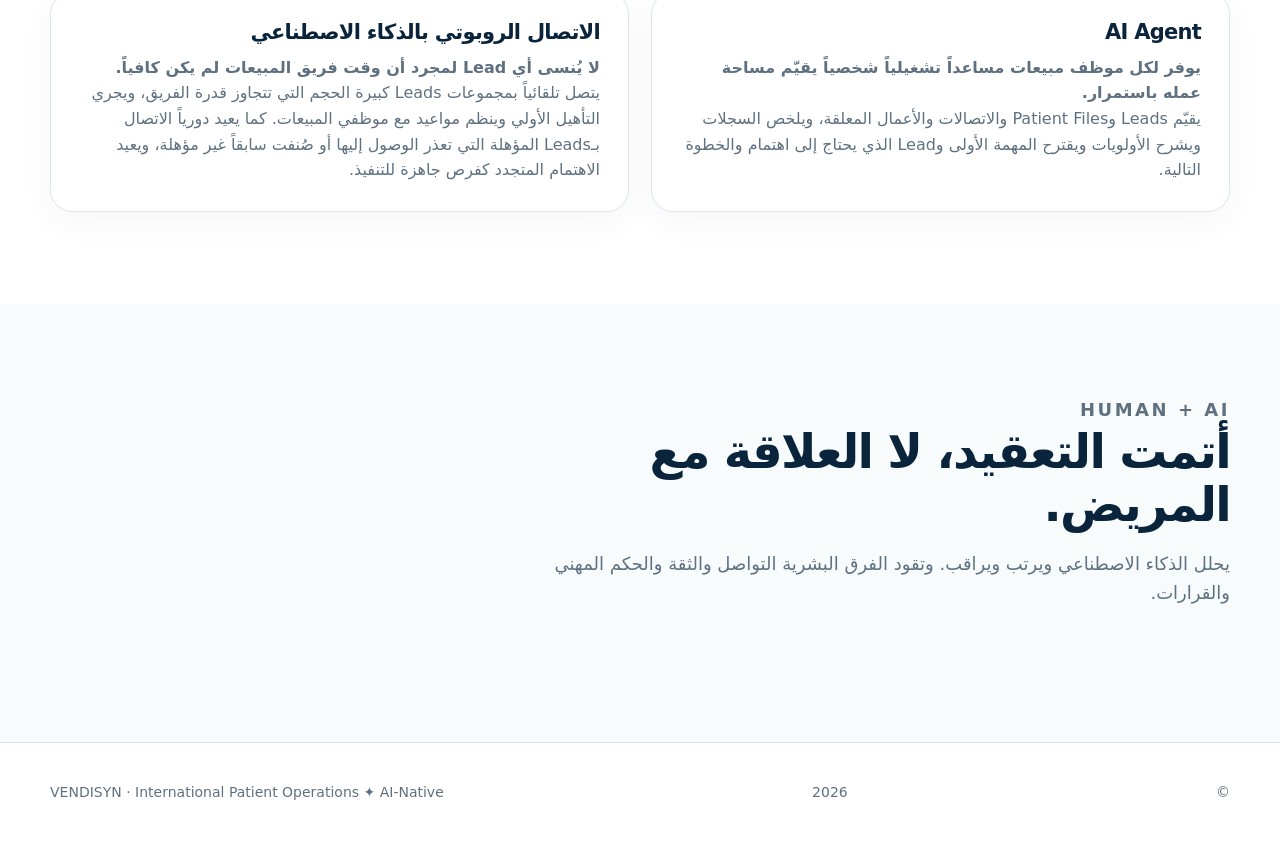
<file: ar/ai-powered-patient-acquisition.html>
<!doctype html>
<html lang="ar" dir="rtl">
<head>
<meta charset="utf-8">
<meta name="viewport" content="width=device-width,initial-scale=1">
<meta name="description" content="تساعد VENDISYN المستشفيات على تحليل وترتيب ومراقبة Leads المرضى الدوليين من خلال دعم القرار بالذكاء الاصطناعي.">
<meta name="robots" content="index,follow,max-image-preview:large">
<link rel="canonical" href="https://vendisyn.com/ar/ai-powered-patient-acquisition.html">
<link rel="alternate" hreflang="en" href="https://vendisyn.com/ai-powered-patient-acquisition.html">
<link rel="alternate" hreflang="tr" href="https://vendisyn.com/tr/ai-powered-patient-acquisition.html">
<link rel="alternate" hreflang="fr" href="https://vendisyn.com/fr/ai-powered-patient-acquisition.html">
<link rel="alternate" hreflang="ar" href="https://vendisyn.com/ar/ai-powered-patient-acquisition.html">
<link rel="alternate" hreflang="ru" href="https://vendisyn.com/ru/ai-powered-patient-acquisition.html">
<link rel="alternate" hreflang="zh" href="https://vendisyn.com/zh/ai-powered-patient-acquisition.html">
<link rel="alternate" hreflang="es" href="https://vendisyn.com/es/ai-powered-patient-acquisition.html">
<link rel="alternate" hreflang="x-default" href="https://vendisyn.com/ai-powered-patient-acquisition.html">
<meta property="og:type" content="website">
<meta property="og:title" content="استقطاب المرضى المدعوم بالذكاء الاصطناعي | VENDISYN">
<meta property="og:description" content="حلّل فرص المرضى ورتّبها مع إبقاء الفرق البشرية في قلب العلاقة مع المريض.">
<meta property="og:url" content="https://vendisyn.com/ar/ai-powered-patient-acquisition.html">
<meta property="og:image" content="https://vendisyn.com/assets/vendisyn-logo.png">
<meta property="og:locale" content="ar_AR">
<meta name="twitter:card" content="summary_large_image">
<title>استقطاب المرضى المدعوم بالذكاء الاصطناعي | VENDISYN</title>
<link rel="stylesheet" href="../assets/styles.css?v=20260907-2">
<script defer src="../assets/ai-language.js?v=20260907-2">
</script>
</head>
<body class="ai-page localized-ai-page">
<header class="site-header">
<div class="container nav">
<a class="brand" href="../index.html">
<img src="../assets/vendisyn-logo.png" alt="">
<span class="brand-copy">
<strong>VENDISYN</strong>
<small class="brand-descriptor"><span>International Patient Operations</span><span class="ai-signature"><span class="ai-star">✦&nbsp;</span><em class="ai-text">AI</em><span class="native-text">-Native</span></span></small>
</span>
</a>
<nav class="nav-links" data-menu>
<a href="../index.html">الرئيسية</a>
<a href="../platform.html">المنصة</a>
<a aria-current="page" href="ai-powered-patient-acquisition.html">VENDISYN <em class="nav-ai-label">AI</em></a>
<a href="../how-it-works.html">كيف تعمل</a>
<a href="../unique-features.html">الميزات الفريدة</a>
<a href="../contact.html">اتصل بنا</a>
</nav>
<div class="nav-actions">
<select class="language-select" data-ai-language aria-label="اللغة">
<option value="en">EN</option>
<option value="tr">TR</option>
<option value="fr">FR</option>
<option value="ar">AR</option>
<option value="ru">RU</option>
<option value="zh">中文</option>
<option value="es">ES</option>
</select>
<a class="button" href="../contact.html">اطلب عرضاً</a>
<button class="menu-button" data-menu-button aria-label="القائمة" aria-expanded="false">☰</button>
</div>
</div>
</header>
<main>
<nav class="breadcrumb container">
<ol>
<li>
<a href="../index.html">الرئيسية</a>
</li>
<li>VENDISYN AI</li>
</ol>
</nav>
<section class="ai-hero">
<div class="container ai-hero-grid">
<div>
<p class="eyebrow">VENDISYN AI</p>
<h1>استقطاب المرضى المدعوم بالذكاء الاصطناعي للمستشفيات</h1>
<p class="lead">حوّل Leads المرضى الدوليين المتفرقة إلى فرص منظمة ومرتبة وقابلة للتنفيذ عبر طبقة استقطاب AI-native.</p>
<p class="ai-principle">الذكاء الاصطناعي يدير التعقيد. فريق المبيعات يهتم بالمريض.</p>
<div class="hero-actions">
<a class="button" href="../contact.html">اطلب عرضاً</a>
<a class="button secondary" href="#capabilities">اكتشف VENDISYN AI</a>
</div>
</div>
<aside class="ai-map">
<span>الإعلانات ومصادر Leads</span>
<b>↓</b>
<span>VENDISYN</span>
<b>↓</b>
<strong>AI Intelligence Layer</strong>
<b>↓</b>
<span>فريق المبيعات البشري</span>
<b>↓</b>
<span>HBYS Registration</span>
</aside>
</div>
</section>
<section class="section" id="capabilities">
<div class="container">
<div class="section-head wide">
<p class="eyebrow">AI INTELLIGENCE LAYER</p>
<h2>طبقة ذكاء واحدة وقدرات متخصصة متعددة.</h2>
<p>تحلل VENDISYN الإشارات التشغيلية وتنظمها؛ وتبقى مسؤولية التواصل والقرارات لدى الأشخاص المخولين.</p>
</div>
<div class="ai-capability-grid">
<article class="card">
<h3>تحليل Leads بالذكاء الاصطناعي</h3>
<p><strong>يُعد مسبقاً أي Lead يجب التواصل معه، ولماذا وكيف.</strong></p><p>يصنّف جميع Leads العضوية والمدفوعة، ويقيّم الرسائل وسجل المحادثات والملاحظات الخاصة ونية المريض والأولويات التشغيلية معاً. ويقدم أولويات قابلة للتفسير واستراتيجيات عمل واضحة لكل Lead.</p>
</article>
<article class="card">
<h3>تحليل Patient File</h3>
<p><strong>يحوّل المعلومات المتفرقة في Patient File إلى خريطة طريق واضحة وجاهزة للتنفيذ.</strong></p><p>يقيّم معلومات المريض وسجلات المحادثة ونتائج Medical Review وسجلات Pricing Request وPricing Response وعملية Proposal طوال رحلة المريض، ثم يعرض السياق الحالي والخطوات التالية المقترحة.</p>
</article>
<article class="card">
<h3>تحليل الإعلانات</h3>
<p><strong>قِس أداء الإعلان بالمرضى الحقيقيين والمبيعات الموثقة، لا بالنقرات وعدد Leads فقط.</strong></p><p>يقيّم القنوات وCampaigns وAdvertisements مع الميزانية وجودة Leads والمبيعات الموثقة. يقيس CTR وCPL وROAS، ويكشف الفرق بين الحجم والجودة ويقدم للإدارة توصيات إعلانية رقمية قابلة للتفسير.</p>
</article>
<article class="card">
<h3>AI Supervisor</h3>
<p><strong>يبقي كل Lead وكل إجراء وكل فرصة بيع تحت إشراف تشغيلي مستمر.</strong></p><p>يراقب تدفقات عمل فرق المبيعات وAgents المكالمات الصادرة والممثلين الإقليميين. يكتشف الإجراءات المتأخرة والأعمال المعلقة وLeads غير المتابعة ومخاطر السعة والفرص المهددة، ويوضح للإدارة أين ولماذا يلزم التدخل.</p>
</article>
<article class="card">
<h3>AI Agent</h3>
<p><strong>يوفر لكل موظف مبيعات مساعداً تشغيلياً شخصياً يقيّم مساحة عمله باستمرار.</strong></p><p>يقيّم Leads وPatient Files والاتصالات والأعمال المعلقة، ويلخص السجلات ويشرح الأولويات ويقترح المهمة الأولى وLead الذي يحتاج إلى اهتمام والخطوة التالية.</p>
</article>
<article class="card">
<h3>الاتصال الروبوتي بالذكاء الاصطناعي</h3>
<p><strong>لا يُنسى أي Lead لمجرد أن وقت فريق المبيعات لم يكن كافياً.</strong></p><p>يتصل تلقائياً بمجموعات Leads كبيرة الحجم التي تتجاوز قدرة الفريق، ويجري التأهيل الأولي وينظم مواعيد مع موظفي المبيعات. كما يعيد دورياً الاتصال بـLeads المؤهلة التي تعذر الوصول إليها أو صُنفت سابقاً غير مؤهلة، ويعيد الاهتمام المتجدد كفرص جاهزة للتنفيذ.</p>
</article>
</div>
</div>
</section>
<section class="section soft">
<div class="container">
<div class="section-head">
<p class="eyebrow">HUMAN + AI</p>
<h2>أتمت التعقيد، لا العلاقة مع المريض.</h2>
<p>يحلل الذكاء الاصطناعي ويرتب ويراقب. وتقود الفرق البشرية التواصل والثقة والحكم المهني والقرارات.</p>
</div>
</div>
</section>
</main>
<footer class="site-footer">
<div class="container footer-row">© <span data-year>
</span> VENDISYN · International Patient Operations ✦ AI-Native</div>
</footer>
</body>
</html>
</file>
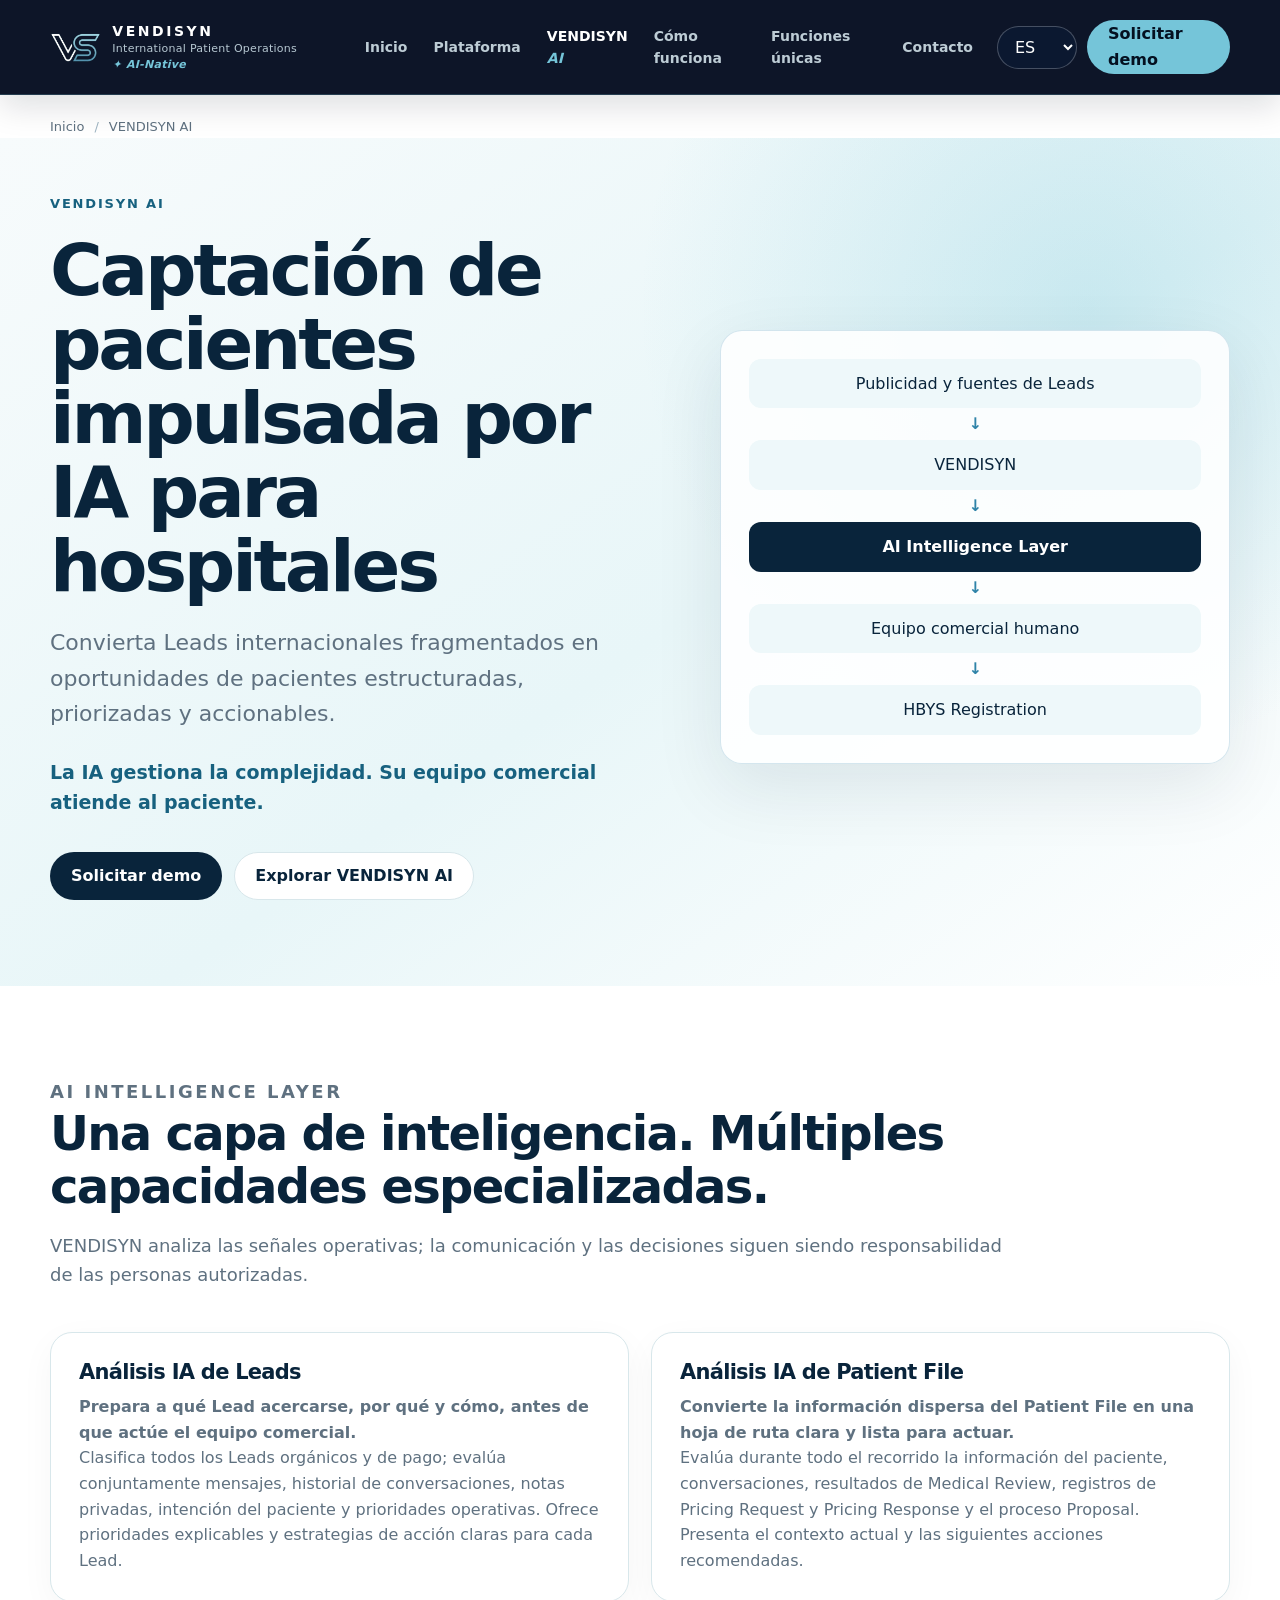
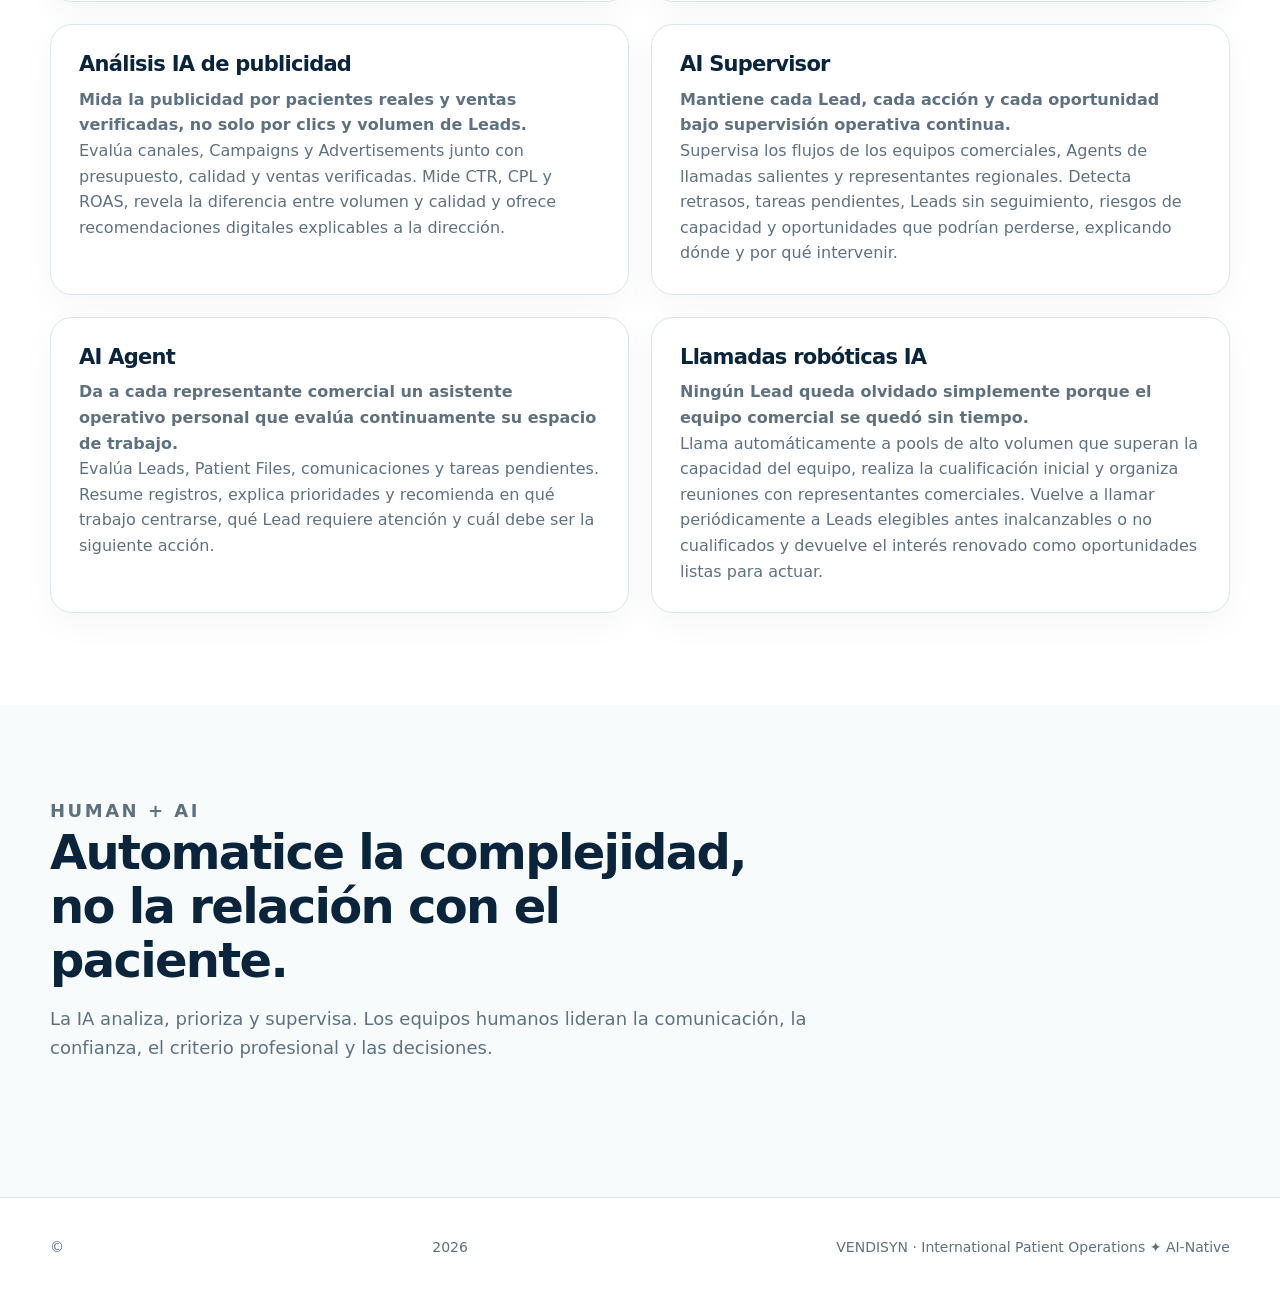
<file: es/ai-powered-patient-acquisition.html>
<!doctype html>
<html lang="es">
<head>
<meta charset="utf-8">
<meta name="viewport" content="width=device-width,initial-scale=1">
<meta name="description" content="VENDISYN ayuda a los hospitales a analizar, priorizar y supervisar Leads de pacientes internacionales mediante IA.">
<meta name="robots" content="index,follow,max-image-preview:large">
<link rel="canonical" href="https://vendisyn.com/es/ai-powered-patient-acquisition.html">
<link rel="alternate" hreflang="en" href="https://vendisyn.com/ai-powered-patient-acquisition.html">
<link rel="alternate" hreflang="tr" href="https://vendisyn.com/tr/ai-powered-patient-acquisition.html">
<link rel="alternate" hreflang="fr" href="https://vendisyn.com/fr/ai-powered-patient-acquisition.html">
<link rel="alternate" hreflang="ar" href="https://vendisyn.com/ar/ai-powered-patient-acquisition.html">
<link rel="alternate" hreflang="ru" href="https://vendisyn.com/ru/ai-powered-patient-acquisition.html">
<link rel="alternate" hreflang="zh" href="https://vendisyn.com/zh/ai-powered-patient-acquisition.html">
<link rel="alternate" hreflang="es" href="https://vendisyn.com/es/ai-powered-patient-acquisition.html">
<link rel="alternate" hreflang="x-default" href="https://vendisyn.com/ai-powered-patient-acquisition.html">
<meta property="og:type" content="website">
<meta property="og:title" content="Captación de pacientes impulsada por IA | VENDISYN">
<meta property="og:description" content="Analice y priorice oportunidades manteniendo al equipo humano en el centro de la relación con el paciente.">
<meta property="og:url" content="https://vendisyn.com/es/ai-powered-patient-acquisition.html">
<meta property="og:image" content="https://vendisyn.com/assets/vendisyn-logo.png">
<meta property="og:locale" content="es_ES">
<meta name="twitter:card" content="summary_large_image">
<title>Captación de pacientes impulsada por IA | VENDISYN</title>
<link rel="stylesheet" href="../assets/styles.css?v=20260907-2">
<script defer src="../assets/ai-language.js?v=20260907-2">
</script>
</head>
<body class="ai-page localized-ai-page">
<header class="site-header">
<div class="container nav">
<a class="brand" href="../index.html">
<img src="../assets/vendisyn-logo.png" alt="">
<span class="brand-copy">
<strong>VENDISYN</strong>
<small class="brand-descriptor"><span>International Patient Operations</span><span class="ai-signature"><span class="ai-star">✦&nbsp;</span><em class="ai-text">AI</em><span class="native-text">-Native</span></span></small>
</span>
</a>
<nav class="nav-links" data-menu>
<a href="../index.html">Inicio</a>
<a href="../platform.html">Plataforma</a>
<a aria-current="page" href="ai-powered-patient-acquisition.html">VENDISYN <em class="nav-ai-label">AI</em></a>
<a href="../how-it-works.html">Cómo funciona</a>
<a href="../unique-features.html">Funciones únicas</a>
<a href="../contact.html">Contacto</a>
</nav>
<div class="nav-actions">
<select class="language-select" data-ai-language aria-label="Idioma">
<option value="en">EN</option>
<option value="tr">TR</option>
<option value="fr">FR</option>
<option value="ar">AR</option>
<option value="ru">RU</option>
<option value="zh">中文</option>
<option value="es">ES</option>
</select>
<a class="button" href="../contact.html">Solicitar demo</a>
<button class="menu-button" data-menu-button aria-label="Menú" aria-expanded="false">☰</button>
</div>
</div>
</header>
<main>
<nav class="breadcrumb container">
<ol>
<li>
<a href="../index.html">Inicio</a>
</li>
<li>VENDISYN AI</li>
</ol>
</nav>
<section class="ai-hero">
<div class="container ai-hero-grid">
<div>
<p class="eyebrow">VENDISYN AI</p>
<h1>Captación de pacientes impulsada por IA para hospitales</h1>
<p class="lead">Convierta Leads internacionales fragmentados en oportunidades de pacientes estructuradas, priorizadas y accionables.</p>
<p class="ai-principle">La IA gestiona la complejidad. Su equipo comercial atiende al paciente.</p>
<div class="hero-actions">
<a class="button" href="../contact.html">Solicitar demo</a>
<a class="button secondary" href="#capabilities">Explorar VENDISYN AI</a>
</div>
</div>
<aside class="ai-map">
<span>Publicidad y fuentes de Leads</span>
<b>↓</b>
<span>VENDISYN</span>
<b>↓</b>
<strong>AI Intelligence Layer</strong>
<b>↓</b>
<span>Equipo comercial humano</span>
<b>↓</b>
<span>HBYS Registration</span>
</aside>
</div>
</section>
<section class="section" id="capabilities">
<div class="container">
<div class="section-head wide">
<p class="eyebrow">AI INTELLIGENCE LAYER</p>
<h2>Una capa de inteligencia. Múltiples capacidades especializadas.</h2>
<p>VENDISYN analiza las señales operativas; la comunicación y las decisiones siguen siendo responsabilidad de las personas autorizadas.</p>
</div>
<div class="ai-capability-grid">
<article class="card">
<h3>Análisis IA de Leads</h3>
<p><strong>Prepara a qué Lead acercarse, por qué y cómo, antes de que actúe el equipo comercial.</strong></p><p>Clasifica todos los Leads orgánicos y de pago; evalúa conjuntamente mensajes, historial de conversaciones, notas privadas, intención del paciente y prioridades operativas. Ofrece prioridades explicables y estrategias de acción claras para cada Lead.</p>
</article>
<article class="card">
<h3>Análisis IA de Patient File</h3>
<p><strong>Convierte la información dispersa del Patient File en una hoja de ruta clara y lista para actuar.</strong></p><p>Evalúa durante todo el recorrido la información del paciente, conversaciones, resultados de Medical Review, registros de Pricing Request y Pricing Response y el proceso Proposal. Presenta el contexto actual y las siguientes acciones recomendadas.</p>
</article>
<article class="card">
<h3>Análisis IA de publicidad</h3>
<p><strong>Mida la publicidad por pacientes reales y ventas verificadas, no solo por clics y volumen de Leads.</strong></p><p>Evalúa canales, Campaigns y Advertisements junto con presupuesto, calidad y ventas verificadas. Mide CTR, CPL y ROAS, revela la diferencia entre volumen y calidad y ofrece recomendaciones digitales explicables a la dirección.</p>
</article>
<article class="card">
<h3>AI Supervisor</h3>
<p><strong>Mantiene cada Lead, cada acción y cada oportunidad bajo supervisión operativa continua.</strong></p><p>Supervisa los flujos de los equipos comerciales, Agents de llamadas salientes y representantes regionales. Detecta retrasos, tareas pendientes, Leads sin seguimiento, riesgos de capacidad y oportunidades que podrían perderse, explicando dónde y por qué intervenir.</p>
</article>
<article class="card">
<h3>AI Agent</h3>
<p><strong>Da a cada representante comercial un asistente operativo personal que evalúa continuamente su espacio de trabajo.</strong></p><p>Evalúa Leads, Patient Files, comunicaciones y tareas pendientes. Resume registros, explica prioridades y recomienda en qué trabajo centrarse, qué Lead requiere atención y cuál debe ser la siguiente acción.</p>
</article>
<article class="card">
<h3>Llamadas robóticas IA</h3>
<p><strong>Ningún Lead queda olvidado simplemente porque el equipo comercial se quedó sin tiempo.</strong></p><p>Llama automáticamente a pools de alto volumen que superan la capacidad del equipo, realiza la cualificación inicial y organiza reuniones con representantes comerciales. Vuelve a llamar periódicamente a Leads elegibles antes inalcanzables o no cualificados y devuelve el interés renovado como oportunidades listas para actuar.</p>
</article>
</div>
</div>
</section>
<section class="section soft">
<div class="container">
<div class="section-head">
<p class="eyebrow">HUMAN + AI</p>
<h2>Automatice la complejidad, no la relación con el paciente.</h2>
<p>La IA analiza, prioriza y supervisa. Los equipos humanos lideran la comunicación, la confianza, el criterio profesional y las decisiones.</p>
</div>
</div>
</section>
</main>
<footer class="site-footer">
<div class="container footer-row">© <span data-year>
</span> VENDISYN · International Patient Operations ✦ AI-Native</div>
</footer>
</body>
</html>
</file>
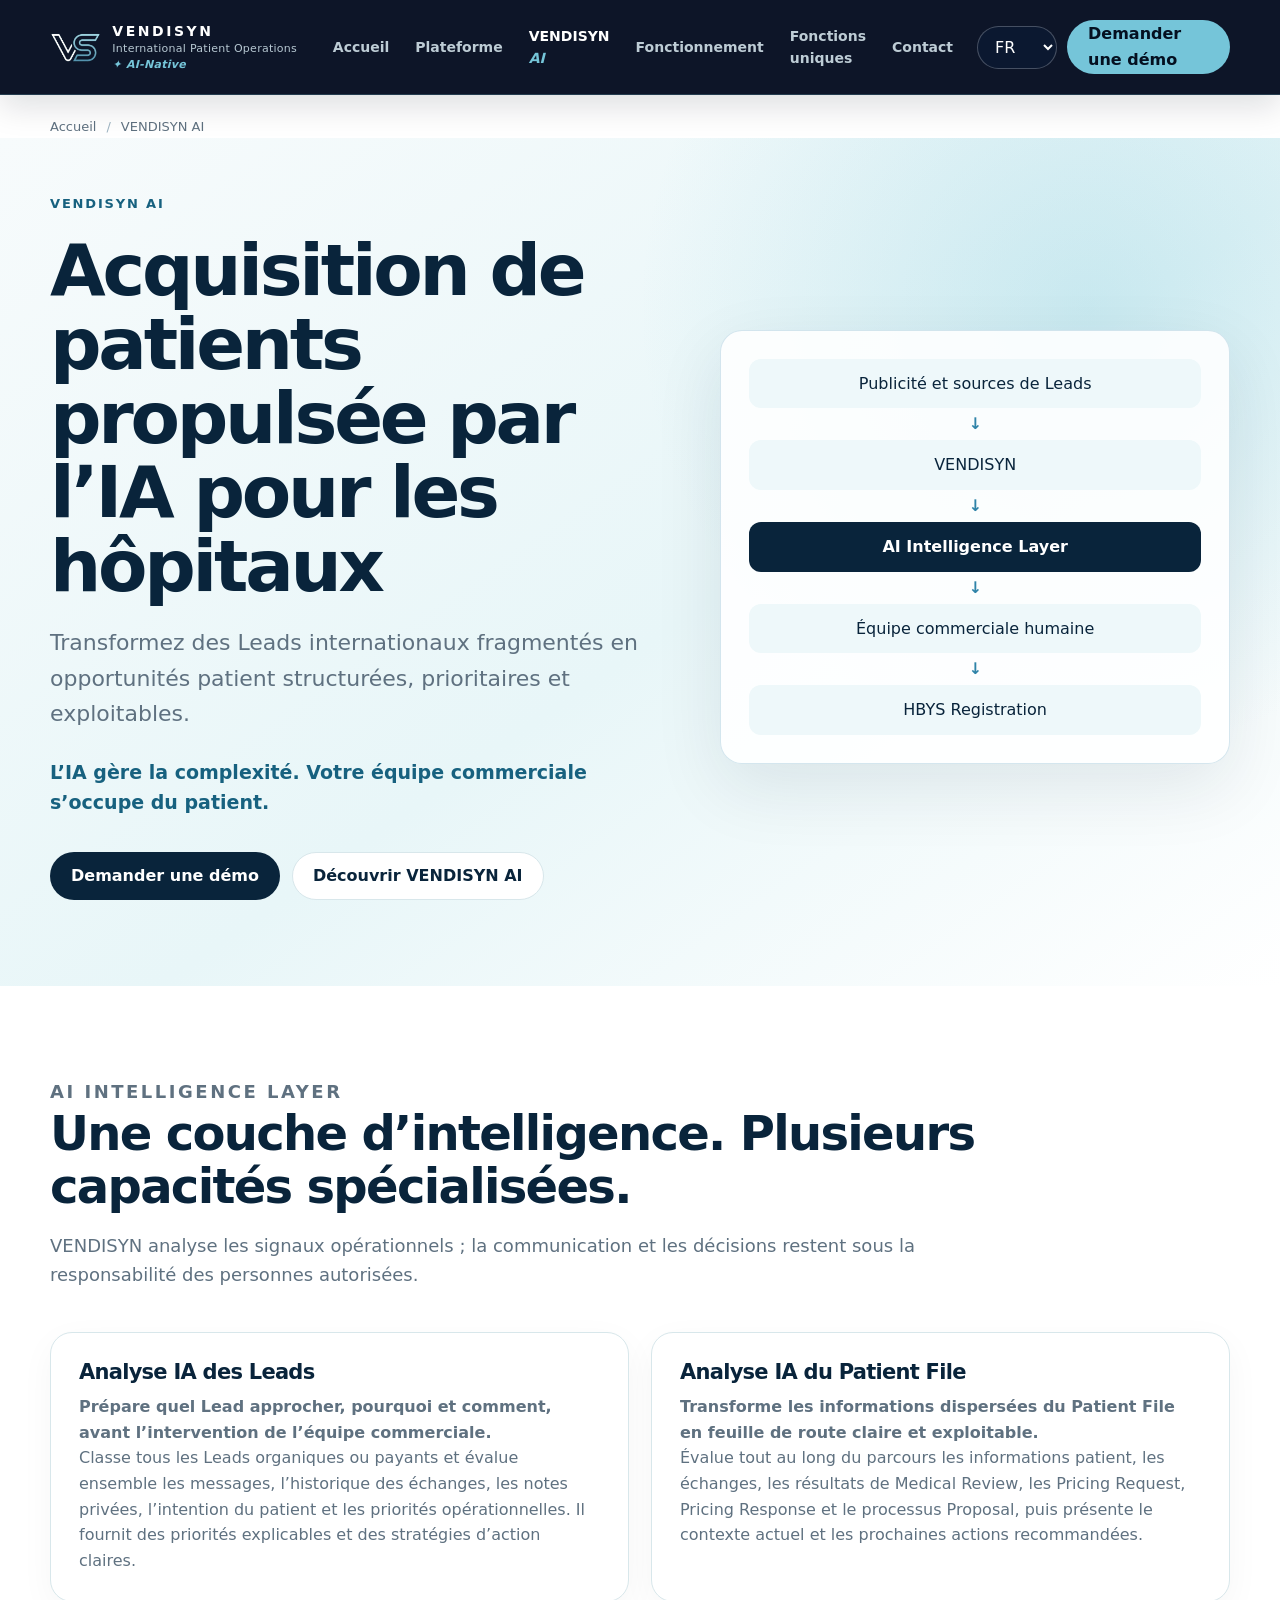
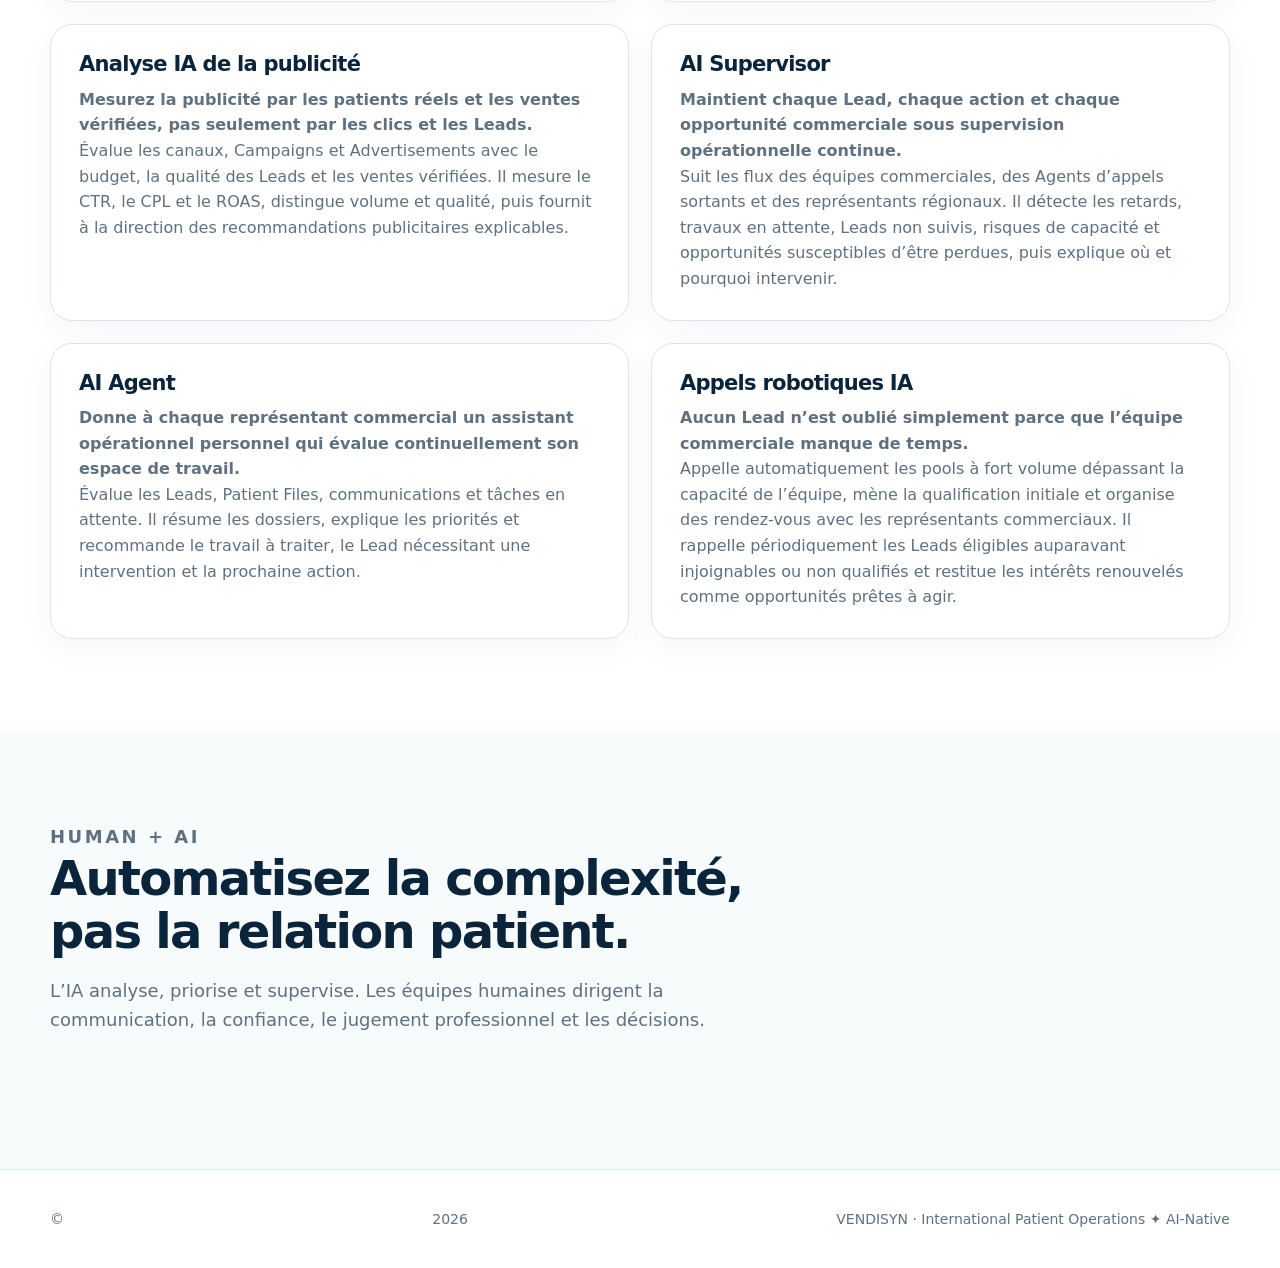
<file: fr/ai-powered-patient-acquisition.html>
<!doctype html>
<html lang="fr">
<head>
<meta charset="utf-8">
<meta name="viewport" content="width=device-width,initial-scale=1">
<meta name="description" content="VENDISYN aide les hôpitaux à analyser, prioriser et superviser les Leads de patients internationaux grâce à l’IA.">
<meta name="robots" content="index,follow,max-image-preview:large">
<link rel="canonical" href="https://vendisyn.com/fr/ai-powered-patient-acquisition.html">
<link rel="alternate" hreflang="en" href="https://vendisyn.com/ai-powered-patient-acquisition.html">
<link rel="alternate" hreflang="tr" href="https://vendisyn.com/tr/ai-powered-patient-acquisition.html">
<link rel="alternate" hreflang="fr" href="https://vendisyn.com/fr/ai-powered-patient-acquisition.html">
<link rel="alternate" hreflang="ar" href="https://vendisyn.com/ar/ai-powered-patient-acquisition.html">
<link rel="alternate" hreflang="ru" href="https://vendisyn.com/ru/ai-powered-patient-acquisition.html">
<link rel="alternate" hreflang="zh" href="https://vendisyn.com/zh/ai-powered-patient-acquisition.html">
<link rel="alternate" hreflang="es" href="https://vendisyn.com/es/ai-powered-patient-acquisition.html">
<link rel="alternate" hreflang="x-default" href="https://vendisyn.com/ai-powered-patient-acquisition.html">
<meta property="og:type" content="website">
<meta property="og:title" content="Acquisition de patients propulsée par l’IA | VENDISYN">
<meta property="og:description" content="Analysez et priorisez les opportunités tout en gardant les équipes humaines au cœur de la relation patient.">
<meta property="og:url" content="https://vendisyn.com/fr/ai-powered-patient-acquisition.html">
<meta property="og:image" content="https://vendisyn.com/assets/vendisyn-logo.png">
<meta property="og:locale" content="fr_FR">
<meta name="twitter:card" content="summary_large_image">
<title>Acquisition de patients propulsée par l’IA | VENDISYN</title>
<link rel="stylesheet" href="../assets/styles.css?v=20260907-2">
<script defer src="../assets/ai-language.js?v=20260907-2">
</script>
</head>
<body class="ai-page localized-ai-page">
<header class="site-header">
<div class="container nav">
<a class="brand" href="../index.html">
<img src="../assets/vendisyn-logo.png" alt="">
<span class="brand-copy">
<strong>VENDISYN</strong>
<small class="brand-descriptor"><span>International Patient Operations</span><span class="ai-signature"><span class="ai-star">✦&nbsp;</span><em class="ai-text">AI</em><span class="native-text">-Native</span></span></small>
</span>
</a>
<nav class="nav-links" data-menu>
<a href="../index.html">Accueil</a>
<a href="../platform.html">Plateforme</a>
<a aria-current="page" href="ai-powered-patient-acquisition.html">VENDISYN <em class="nav-ai-label">AI</em></a>
<a href="../how-it-works.html">Fonctionnement</a>
<a href="../unique-features.html">Fonctions uniques</a>
<a href="../contact.html">Contact</a>
</nav>
<div class="nav-actions">
<select class="language-select" data-ai-language aria-label="Langue">
<option value="en">EN</option>
<option value="tr">TR</option>
<option value="fr">FR</option>
<option value="ar">AR</option>
<option value="ru">RU</option>
<option value="zh">中文</option>
<option value="es">ES</option>
</select>
<a class="button" href="../contact.html">Demander une démo</a>
<button class="menu-button" data-menu-button aria-label="Menu" aria-expanded="false">☰</button>
</div>
</div>
</header>
<main>
<nav class="breadcrumb container">
<ol>
<li>
<a href="../index.html">Accueil</a>
</li>
<li>VENDISYN AI</li>
</ol>
</nav>
<section class="ai-hero">
<div class="container ai-hero-grid">
<div>
<p class="eyebrow">VENDISYN AI</p>
<h1>Acquisition de patients propulsée par l’IA pour les hôpitaux</h1>
<p class="lead">Transformez des Leads internationaux fragmentés en opportunités patient structurées, prioritaires et exploitables.</p>
<p class="ai-principle">L’IA gère la complexité. Votre équipe commerciale s’occupe du patient.</p>
<div class="hero-actions">
<a class="button" href="../contact.html">Demander une démo</a>
<a class="button secondary" href="#capabilities">Découvrir VENDISYN AI</a>
</div>
</div>
<aside class="ai-map">
<span>Publicité et sources de Leads</span>
<b>↓</b>
<span>VENDISYN</span>
<b>↓</b>
<strong>AI Intelligence Layer</strong>
<b>↓</b>
<span>Équipe commerciale humaine</span>
<b>↓</b>
<span>HBYS Registration</span>
</aside>
</div>
</section>
<section class="section" id="capabilities">
<div class="container">
<div class="section-head wide">
<p class="eyebrow">AI INTELLIGENCE LAYER</p>
<h2>Une couche d’intelligence. Plusieurs capacités spécialisées.</h2>
<p>VENDISYN analyse les signaux opérationnels ; la communication et les décisions restent sous la responsabilité des personnes autorisées.</p>
</div>
<div class="ai-capability-grid">
<article class="card">
<h3>Analyse IA des Leads</h3>
<p><strong>Prépare quel Lead approcher, pourquoi et comment, avant l’intervention de l’équipe commerciale.</strong></p><p>Classe tous les Leads organiques ou payants et évalue ensemble les messages, l’historique des échanges, les notes privées, l’intention du patient et les priorités opérationnelles. Il fournit des priorités explicables et des stratégies d’action claires.</p>
</article>
<article class="card">
<h3>Analyse IA du Patient File</h3>
<p><strong>Transforme les informations dispersées du Patient File en feuille de route claire et exploitable.</strong></p><p>Évalue tout au long du parcours les informations patient, les échanges, les résultats de Medical Review, les Pricing Request, Pricing Response et le processus Proposal, puis présente le contexte actuel et les prochaines actions recommandées.</p>
</article>
<article class="card">
<h3>Analyse IA de la publicité</h3>
<p><strong>Mesurez la publicité par les patients réels et les ventes vérifiées, pas seulement par les clics et les Leads.</strong></p><p>Évalue les canaux, Campaigns et Advertisements avec le budget, la qualité des Leads et les ventes vérifiées. Il mesure le CTR, le CPL et le ROAS, distingue volume et qualité, puis fournit à la direction des recommandations publicitaires explicables.</p>
</article>
<article class="card">
<h3>AI Supervisor</h3>
<p><strong>Maintient chaque Lead, chaque action et chaque opportunité commerciale sous supervision opérationnelle continue.</strong></p><p>Suit les flux des équipes commerciales, des Agents d’appels sortants et des représentants régionaux. Il détecte les retards, travaux en attente, Leads non suivis, risques de capacité et opportunités susceptibles d’être perdues, puis explique où et pourquoi intervenir.</p>
</article>
<article class="card">
<h3>AI Agent</h3>
<p><strong>Donne à chaque représentant commercial un assistant opérationnel personnel qui évalue continuellement son espace de travail.</strong></p><p>Évalue les Leads, Patient Files, communications et tâches en attente. Il résume les dossiers, explique les priorités et recommande le travail à traiter, le Lead nécessitant une intervention et la prochaine action.</p>
</article>
<article class="card">
<h3>Appels robotiques IA</h3>
<p><strong>Aucun Lead n’est oublié simplement parce que l’équipe commerciale manque de temps.</strong></p><p>Appelle automatiquement les pools à fort volume dépassant la capacité de l’équipe, mène la qualification initiale et organise des rendez-vous avec les représentants commerciaux. Il rappelle périodiquement les Leads éligibles auparavant injoignables ou non qualifiés et restitue les intérêts renouvelés comme opportunités prêtes à agir.</p>
</article>
</div>
</div>
</section>
<section class="section soft">
<div class="container">
<div class="section-head">
<p class="eyebrow">HUMAN + AI</p>
<h2>Automatisez la complexité, pas la relation patient.</h2>
<p>L’IA analyse, priorise et supervise. Les équipes humaines dirigent la communication, la confiance, le jugement professionnel et les décisions.</p>
</div>
</div>
</section>
</main>
<footer class="site-footer">
<div class="container footer-row">© <span data-year>
</span> VENDISYN · International Patient Operations ✦ AI-Native</div>
</footer>
</body>
</html>
</file>
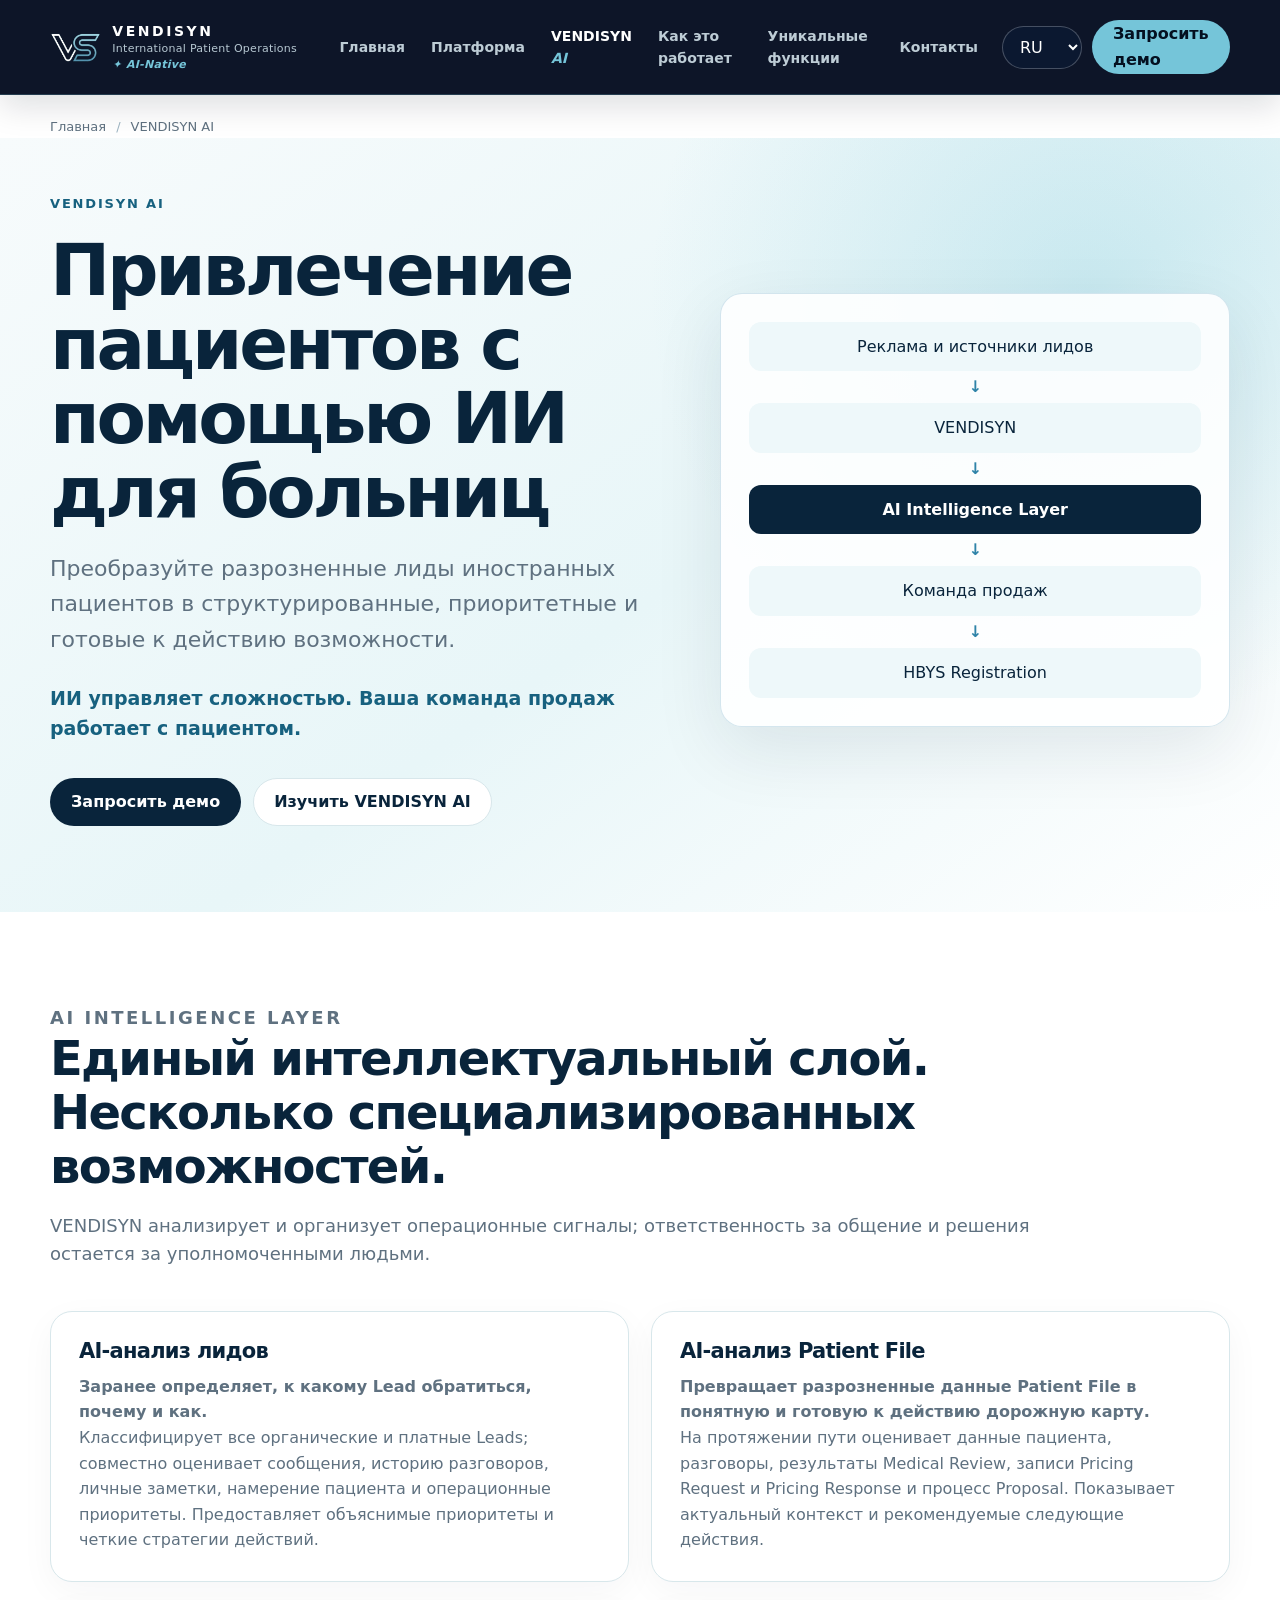
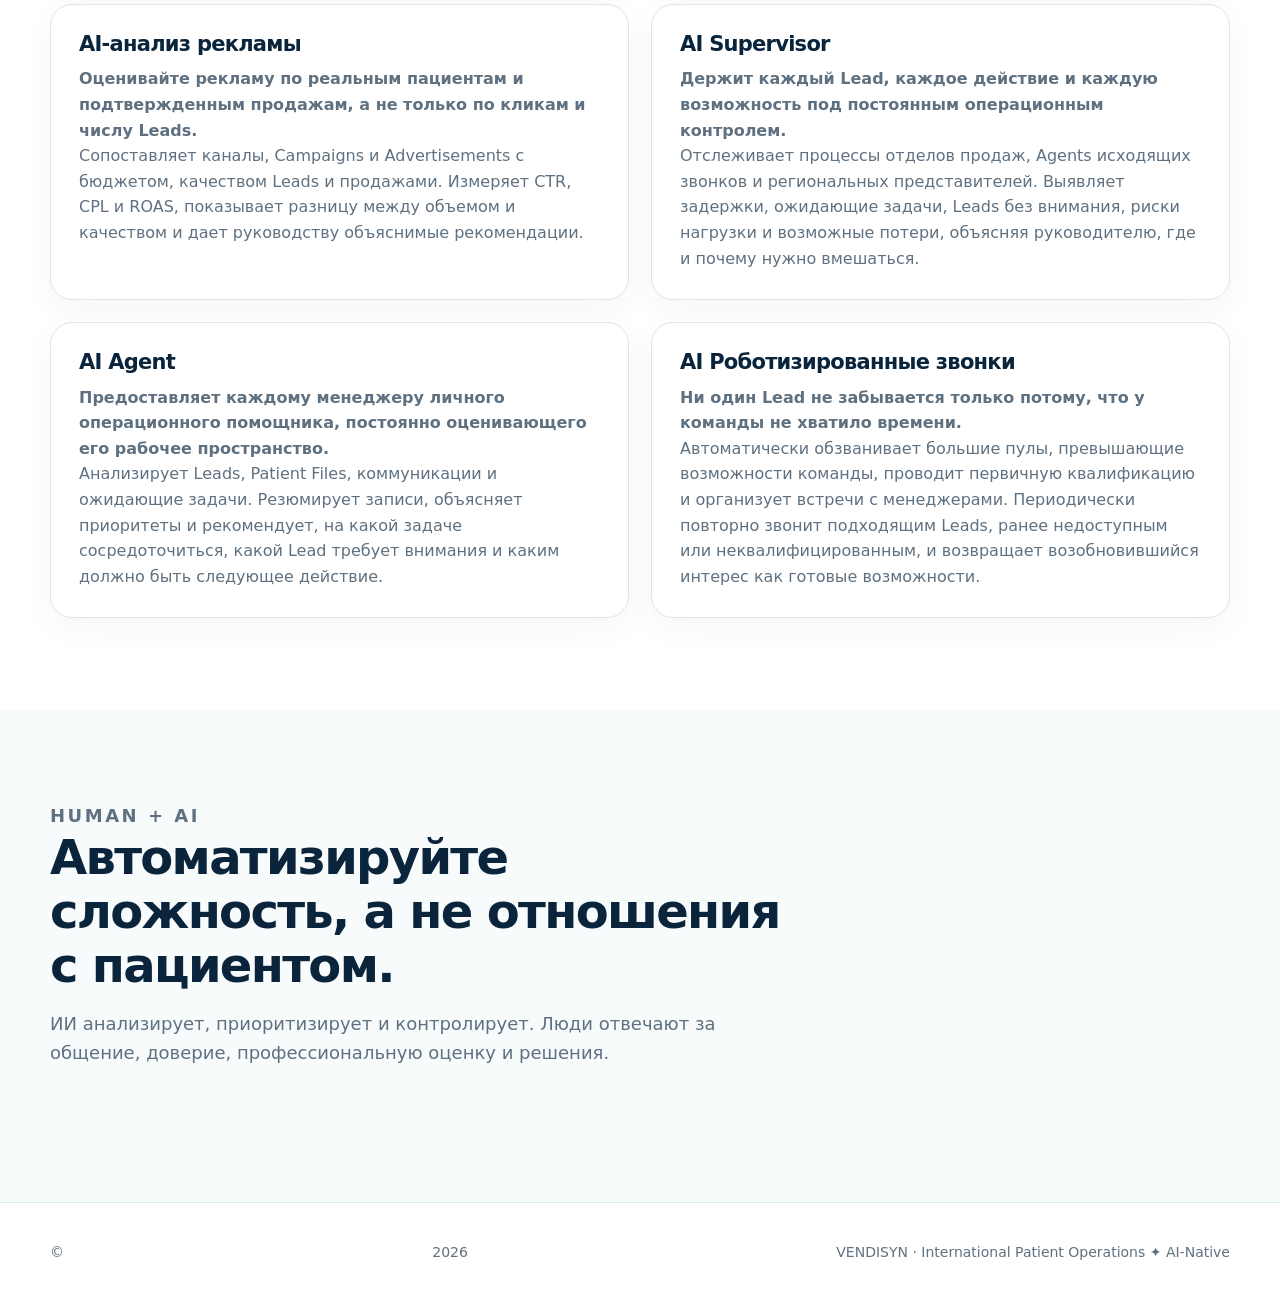
<file: ru/ai-powered-patient-acquisition.html>
<!doctype html>
<html lang="ru">
<head>
<meta charset="utf-8">
<meta name="viewport" content="width=device-width,initial-scale=1">
<meta name="description" content="VENDISYN помогает больницам анализировать, приоритизировать и контролировать лиды иностранных пациентов с помощью ИИ.">
<meta name="robots" content="index,follow,max-image-preview:large">
<link rel="canonical" href="https://vendisyn.com/ru/ai-powered-patient-acquisition.html">
<link rel="alternate" hreflang="en" href="https://vendisyn.com/ai-powered-patient-acquisition.html">
<link rel="alternate" hreflang="tr" href="https://vendisyn.com/tr/ai-powered-patient-acquisition.html">
<link rel="alternate" hreflang="fr" href="https://vendisyn.com/fr/ai-powered-patient-acquisition.html">
<link rel="alternate" hreflang="ar" href="https://vendisyn.com/ar/ai-powered-patient-acquisition.html">
<link rel="alternate" hreflang="ru" href="https://vendisyn.com/ru/ai-powered-patient-acquisition.html">
<link rel="alternate" hreflang="zh" href="https://vendisyn.com/zh/ai-powered-patient-acquisition.html">
<link rel="alternate" hreflang="es" href="https://vendisyn.com/es/ai-powered-patient-acquisition.html">
<link rel="alternate" hreflang="x-default" href="https://vendisyn.com/ai-powered-patient-acquisition.html">
<meta property="og:type" content="website">
<meta property="og:title" content="Привлечение пациентов с помощью ИИ | VENDISYN">
<meta property="og:description" content="Анализируйте и приоритизируйте возможности, сохраняя человеческую команду в центре отношений с пациентом.">
<meta property="og:url" content="https://vendisyn.com/ru/ai-powered-patient-acquisition.html">
<meta property="og:image" content="https://vendisyn.com/assets/vendisyn-logo.png">
<meta property="og:locale" content="ru_RU">
<meta name="twitter:card" content="summary_large_image">
<title>Привлечение пациентов с помощью ИИ | VENDISYN</title>
<link rel="stylesheet" href="../assets/styles.css?v=20260907-2">
<script defer src="../assets/ai-language.js?v=20260907-2">
</script>
</head>
<body class="ai-page localized-ai-page">
<header class="site-header">
<div class="container nav">
<a class="brand" href="../index.html">
<img src="../assets/vendisyn-logo.png" alt="">
<span class="brand-copy">
<strong>VENDISYN</strong>
<small class="brand-descriptor"><span>International Patient Operations</span><span class="ai-signature"><span class="ai-star">✦&nbsp;</span><em class="ai-text">AI</em><span class="native-text">-Native</span></span></small>
</span>
</a>
<nav class="nav-links" data-menu>
<a href="../index.html">Главная</a>
<a href="../platform.html">Платформа</a>
<a aria-current="page" href="ai-powered-patient-acquisition.html">VENDISYN <em class="nav-ai-label">AI</em></a>
<a href="../how-it-works.html">Как это работает</a>
<a href="../unique-features.html">Уникальные функции</a>
<a href="../contact.html">Контакты</a>
</nav>
<div class="nav-actions">
<select class="language-select" data-ai-language aria-label="Язык">
<option value="en">EN</option>
<option value="tr">TR</option>
<option value="fr">FR</option>
<option value="ar">AR</option>
<option value="ru">RU</option>
<option value="zh">中文</option>
<option value="es">ES</option>
</select>
<a class="button" href="../contact.html">Запросить демо</a>
<button class="menu-button" data-menu-button aria-label="Меню" aria-expanded="false">☰</button>
</div>
</div>
</header>
<main>
<nav class="breadcrumb container">
<ol>
<li>
<a href="../index.html">Главная</a>
</li>
<li>VENDISYN AI</li>
</ol>
</nav>
<section class="ai-hero">
<div class="container ai-hero-grid">
<div>
<p class="eyebrow">VENDISYN AI</p>
<h1>Привлечение пациентов с помощью ИИ для больниц</h1>
<p class="lead">Преобразуйте разрозненные лиды иностранных пациентов в структурированные, приоритетные и готовые к действию возможности.</p>
<p class="ai-principle">ИИ управляет сложностью. Ваша команда продаж работает с пациентом.</p>
<div class="hero-actions">
<a class="button" href="../contact.html">Запросить демо</a>
<a class="button secondary" href="#capabilities">Изучить VENDISYN AI</a>
</div>
</div>
<aside class="ai-map">
<span>Реклама и источники лидов</span>
<b>↓</b>
<span>VENDISYN</span>
<b>↓</b>
<strong>AI Intelligence Layer</strong>
<b>↓</b>
<span>Команда продаж</span>
<b>↓</b>
<span>HBYS Registration</span>
</aside>
</div>
</section>
<section class="section" id="capabilities">
<div class="container">
<div class="section-head wide">
<p class="eyebrow">AI INTELLIGENCE LAYER</p>
<h2>Единый интеллектуальный слой. Несколько специализированных возможностей.</h2>
<p>VENDISYN анализирует и организует операционные сигналы; ответственность за общение и решения остается за уполномоченными людьми.</p>
</div>
<div class="ai-capability-grid">
<article class="card">
<h3>AI-анализ лидов</h3>
<p><strong>Заранее определяет, к какому Lead обратиться, почему и как.</strong></p><p>Классифицирует все органические и платные Leads; совместно оценивает сообщения, историю разговоров, личные заметки, намерение пациента и операционные приоритеты. Предоставляет объяснимые приоритеты и четкие стратегии действий.</p>
</article>
<article class="card">
<h3>AI-анализ Patient File</h3>
<p><strong>Превращает разрозненные данные Patient File в понятную и готовую к действию дорожную карту.</strong></p><p>На протяжении пути оценивает данные пациента, разговоры, результаты Medical Review, записи Pricing Request и Pricing Response и процесс Proposal. Показывает актуальный контекст и рекомендуемые следующие действия.</p>
</article>
<article class="card">
<h3>AI-анализ рекламы</h3>
<p><strong>Оценивайте рекламу по реальным пациентам и подтвержденным продажам, а не только по кликам и числу Leads.</strong></p><p>Сопоставляет каналы, Campaigns и Advertisements с бюджетом, качеством Leads и продажами. Измеряет CTR, CPL и ROAS, показывает разницу между объемом и качеством и дает руководству объяснимые рекомендации.</p>
</article>
<article class="card">
<h3>AI Supervisor</h3>
<p><strong>Держит каждый Lead, каждое действие и каждую возможность под постоянным операционным контролем.</strong></p><p>Отслеживает процессы отделов продаж, Agents исходящих звонков и региональных представителей. Выявляет задержки, ожидающие задачи, Leads без внимания, риски нагрузки и возможные потери, объясняя руководителю, где и почему нужно вмешаться.</p>
</article>
<article class="card">
<h3>AI Agent</h3>
<p><strong>Предоставляет каждому менеджеру личного операционного помощника, постоянно оценивающего его рабочее пространство.</strong></p><p>Анализирует Leads, Patient Files, коммуникации и ожидающие задачи. Резюмирует записи, объясняет приоритеты и рекомендует, на какой задаче сосредоточиться, какой Lead требует внимания и каким должно быть следующее действие.</p>
</article>
<article class="card">
<h3>AI Роботизированные звонки</h3>
<p><strong>Ни один Lead не забывается только потому, что у команды не хватило времени.</strong></p><p>Автоматически обзванивает большие пулы, превышающие возможности команды, проводит первичную квалификацию и организует встречи с менеджерами. Периодически повторно звонит подходящим Leads, ранее недоступным или неквалифицированным, и возвращает возобновившийся интерес как готовые возможности.</p>
</article>
</div>
</div>
</section>
<section class="section soft">
<div class="container">
<div class="section-head">
<p class="eyebrow">HUMAN + AI</p>
<h2>Автоматизируйте сложность, а не отношения с пациентом.</h2>
<p>ИИ анализирует, приоритизирует и контролирует. Люди отвечают за общение, доверие, профессиональную оценку и решения.</p>
</div>
</div>
</section>
</main>
<footer class="site-footer">
<div class="container footer-row">© <span data-year>
</span> VENDISYN · International Patient Operations ✦ AI-Native</div>
</footer>
</body>
</html>
</file>
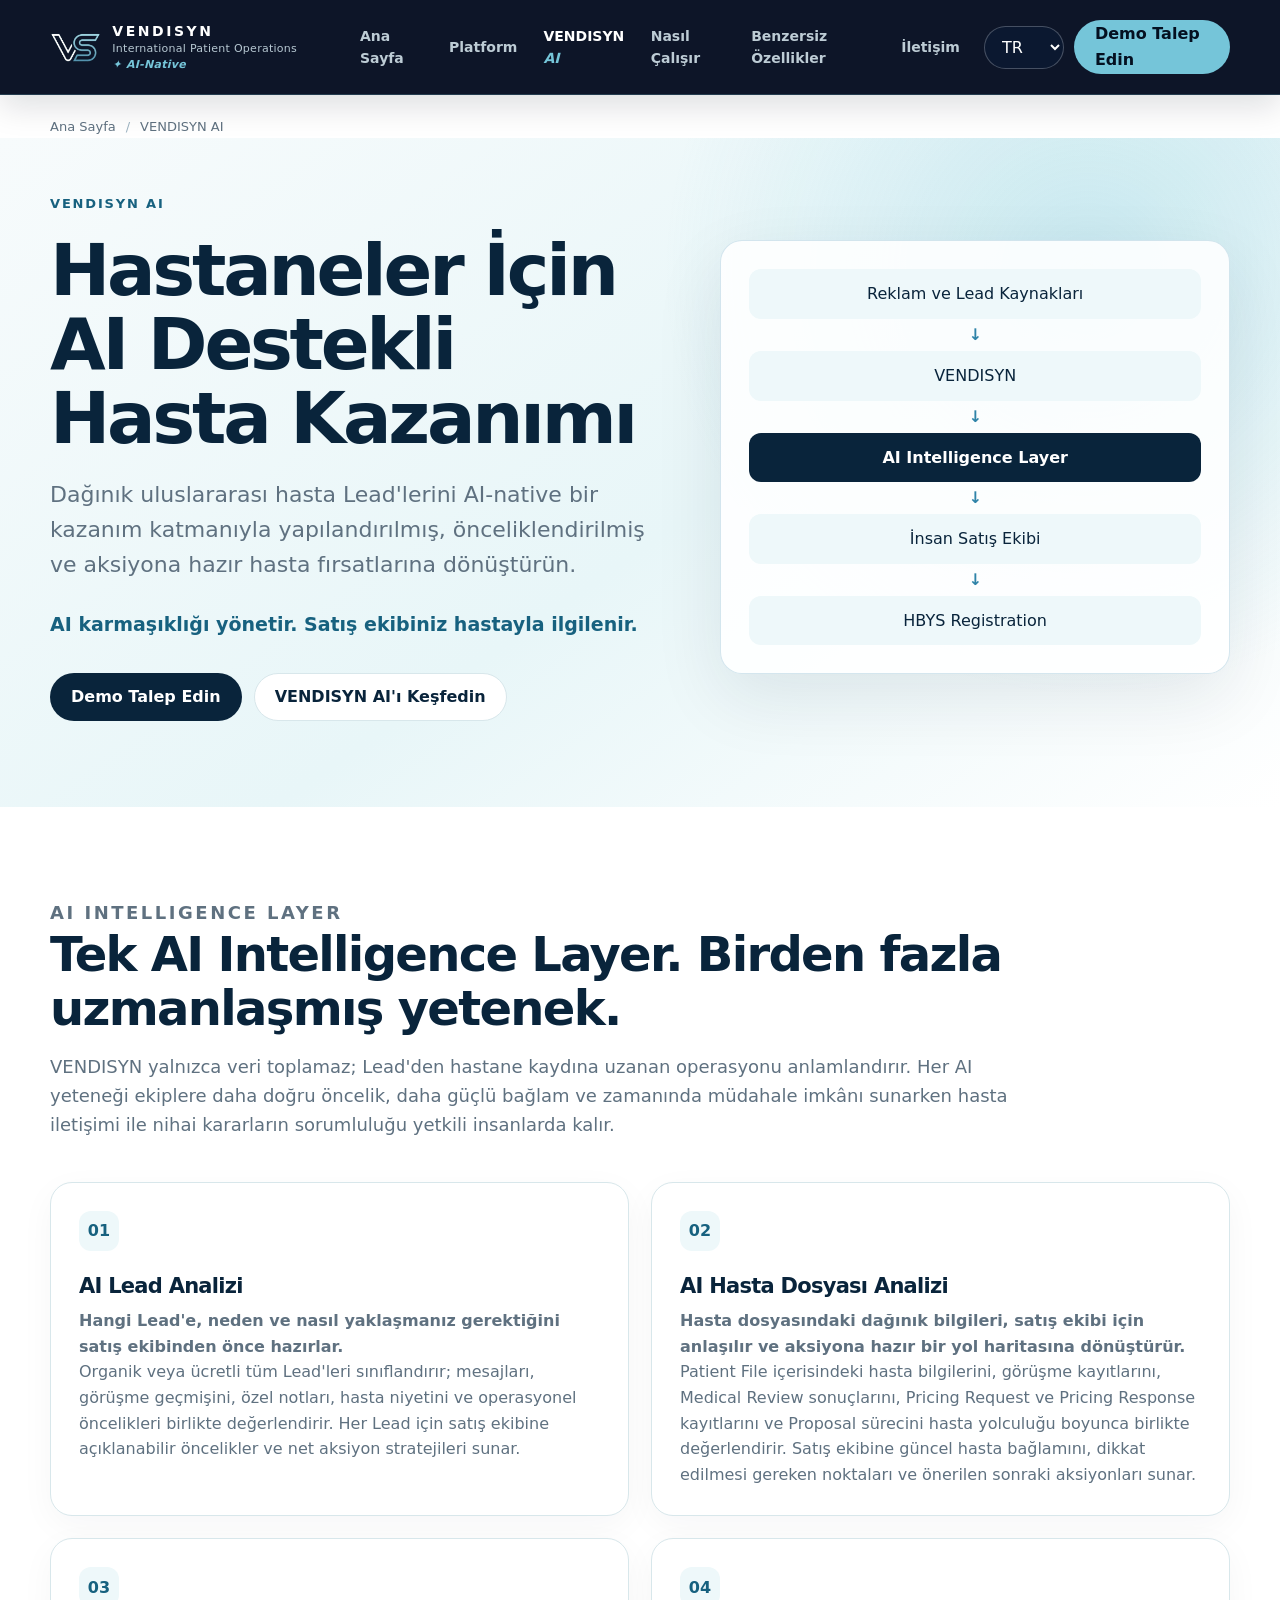
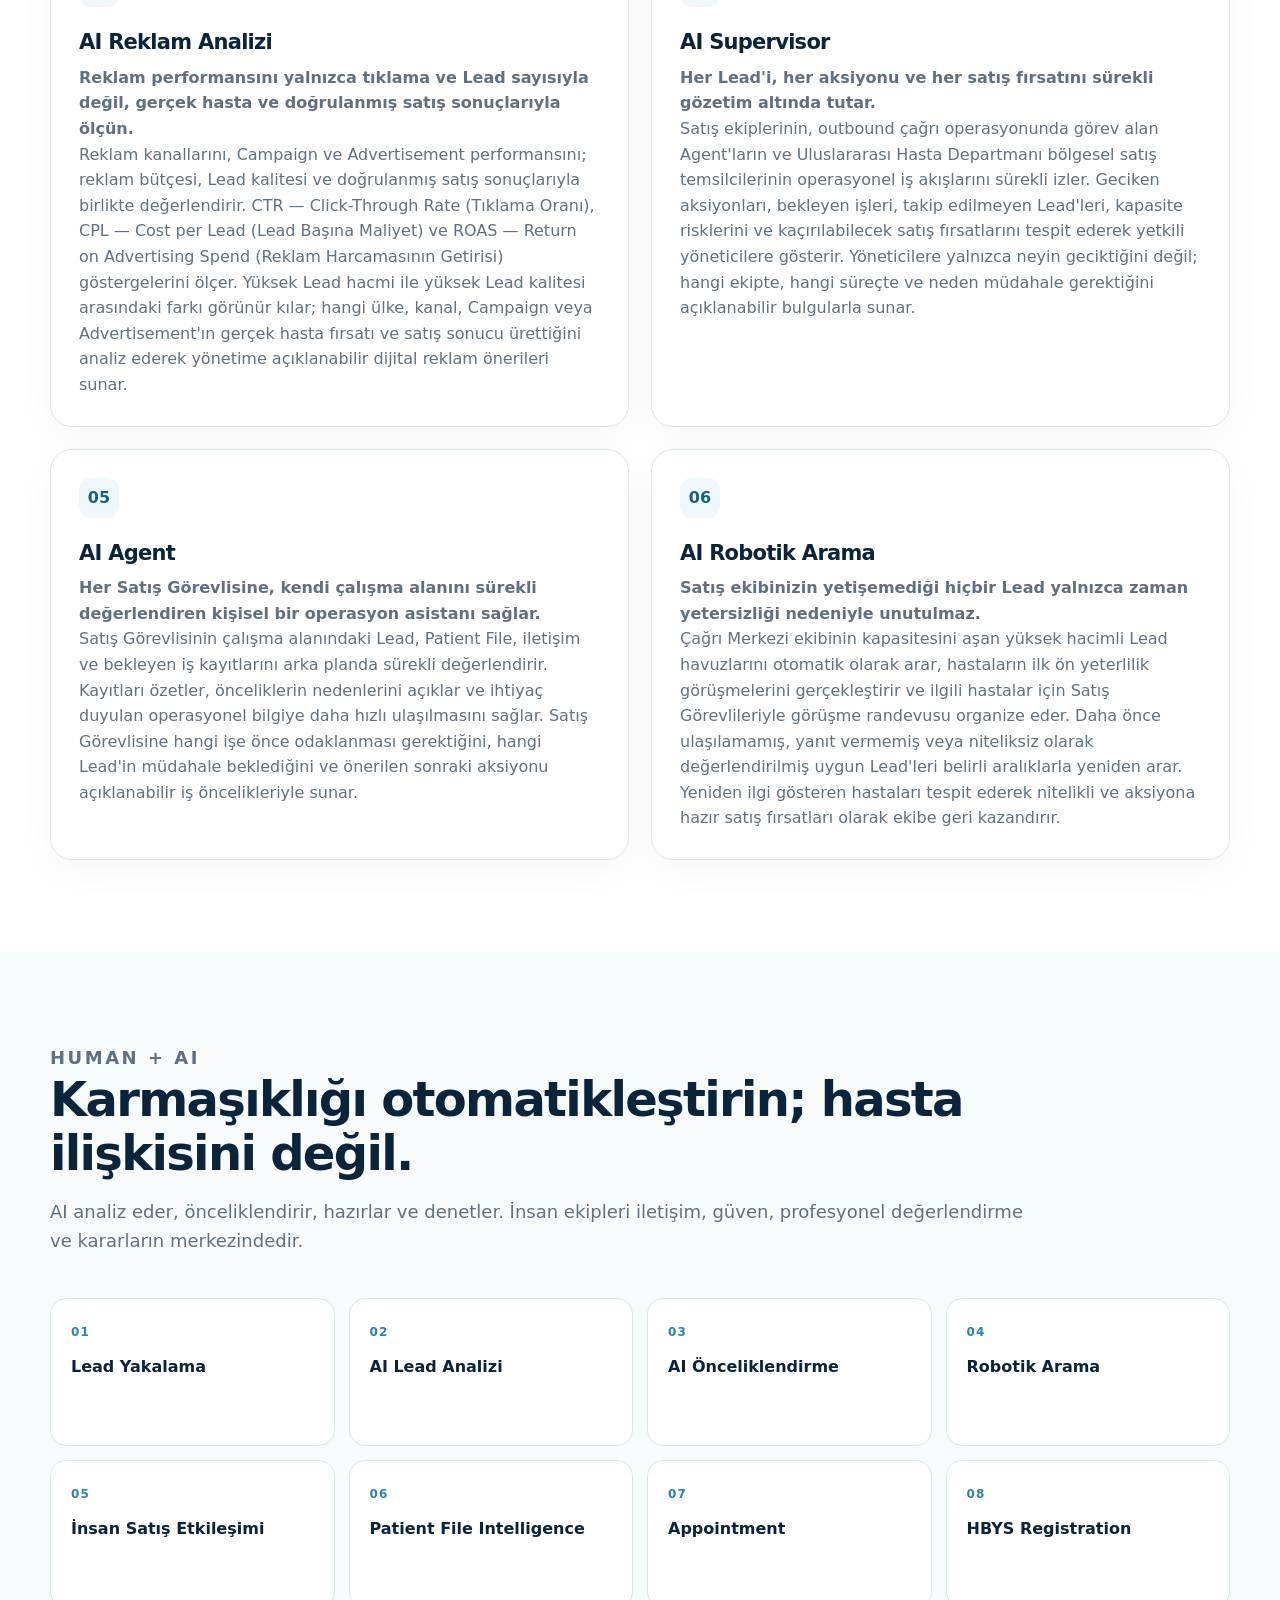
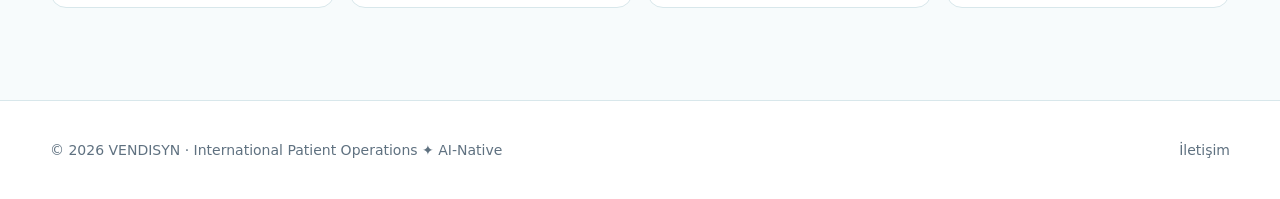
<file: tr/ai-powered-patient-acquisition.html>
<!doctype html>
<html lang="tr">
<head>
<meta charset="utf-8">
<meta name="viewport" content="width=device-width,initial-scale=1">
<meta name="description" content="VENDISYN, hastanelerin uluslararası hasta Lead'lerini analiz etmesine, önceliklendirmesine ve denetlemesine yardımcı olan AI destekli hasta kazanım platformudur.">
<meta name="robots" content="index,follow,max-image-preview:large">
<link rel="canonical" href="https://vendisyn.com/tr/ai-powered-patient-acquisition.html">
<link rel="alternate" hreflang="en" href="https://vendisyn.com/ai-powered-patient-acquisition.html">
<link rel="alternate" hreflang="tr" href="https://vendisyn.com/tr/ai-powered-patient-acquisition.html">
<link rel="alternate" hreflang="fr" href="https://vendisyn.com/fr/ai-powered-patient-acquisition.html">
<link rel="alternate" hreflang="ar" href="https://vendisyn.com/ar/ai-powered-patient-acquisition.html">
<link rel="alternate" hreflang="ru" href="https://vendisyn.com/ru/ai-powered-patient-acquisition.html">
<link rel="alternate" hreflang="zh" href="https://vendisyn.com/zh/ai-powered-patient-acquisition.html">
<link rel="alternate" hreflang="es" href="https://vendisyn.com/es/ai-powered-patient-acquisition.html">
<link rel="alternate" hreflang="x-default" href="https://vendisyn.com/ai-powered-patient-acquisition.html">
<meta property="og:type" content="website">
<meta property="og:title" content="Hastaneler İçin AI Destekli Hasta Kazanımı | VENDISYN">
<meta property="og:description" content="Uluslararası hasta fırsatlarını analiz edin, önceliklendirin ve denetleyin; insan ekipleri hasta ilişkisinin merkezinde tutun.">
<meta property="og:url" content="https://vendisyn.com/tr/ai-powered-patient-acquisition.html">
<meta property="og:image" content="https://vendisyn.com/assets/vendisyn-logo.png">
<meta property="og:locale" content="tr_TR">
<meta name="twitter:card" content="summary_large_image">
<meta name="twitter:title" content="Hastaneler İçin AI Destekli Hasta Kazanımı | VENDISYN">
<meta name="twitter:description" content="Uluslararası hasta operasyonları için AI-native kazanım katmanı.">
<title>Hastaneler İçin AI Destekli Hasta Kazanımı | VENDISYN</title>
<link rel="stylesheet" href="../assets/styles.css?v=20260907-2">
<script defer src="../assets/ai-language.js?v=20260907-2">
</script>
</head>
<body class="ai-page localized-ai-page">
<a class="skip-link" href="#main">İçeriğe geç</a>
<header class="site-header">
<div class="container nav">
<a class="brand" href="../index.html">
<img src="../assets/vendisyn-logo.png" alt="">
<span class="brand-copy">
<strong>VENDISYN</strong>
<small class="brand-descriptor"><span>International Patient Operations</span><span class="ai-signature"><span class="ai-star">✦&nbsp;</span><em class="ai-text">AI</em><span class="native-text">-Native</span></span></small>
</span>
</a>
<nav class="nav-links" data-menu>
<a href="../index.html">Ana Sayfa</a>
<a href="../platform.html">Platform</a>
<a aria-current="page" href="ai-powered-patient-acquisition.html">VENDISYN <em class="nav-ai-label">AI</em></a>
<a href="../how-it-works.html">Nasıl Çalışır</a>
<a href="../unique-features.html">Benzersiz Özellikler</a>
<a href="../contact.html">İletişim</a>
</nav>
<div class="nav-actions">
<select class="language-select" data-ai-language aria-label="Dil">
<option value="en">EN</option>
<option value="tr">TR</option>
<option value="fr">FR</option>
<option value="ar">AR</option>
<option value="ru">RU</option>
<option value="zh">中文</option>
<option value="es">ES</option>
</select>
<a class="button" href="../contact.html">Demo Talep Edin</a>
<button class="menu-button" data-menu-button aria-label="Menü" aria-expanded="false">☰</button>
</div>
</div>
</header>
<main id="main">
<nav class="breadcrumb container" aria-label="İçerik yolu">
<ol>
<li>
<a href="../index.html">Ana Sayfa</a>
</li>
<li>VENDISYN AI</li>
</ol>
</nav>
<section class="ai-hero">
<div class="container ai-hero-grid">
<div>
<p class="eyebrow">VENDISYN AI</p>
<h1>Hastaneler İçin AI Destekli Hasta Kazanımı</h1>
<p class="lead">Dağınık uluslararası hasta Lead'lerini AI-native bir kazanım katmanıyla yapılandırılmış, önceliklendirilmiş ve aksiyona hazır hasta fırsatlarına dönüştürün.</p>
<p class="ai-principle">AI karmaşıklığı yönetir. Satış ekibiniz hastayla ilgilenir.</p>
<div class="hero-actions">
<a class="button" href="../contact.html">Demo Talep Edin</a>
<a class="button secondary" href="#yetenekler">VENDISYN AI'ı Keşfedin</a>
</div>
</div>
<aside class="ai-map">
<span>Reklam ve Lead Kaynakları</span>
<b>↓</b>
<span>VENDISYN</span>
<b>↓</b>
<strong>AI Intelligence Layer</strong>
<b>↓</b>
<span>İnsan Satış Ekibi</span>
<b>↓</b>
<span>HBYS Registration</span>
</aside>
</div>
</section>
<section class="section" id="yetenekler">
<div class="container">
<div class="section-head wide">
<p class="eyebrow">AI INTELLIGENCE LAYER</p>
<h2>Tek AI Intelligence Layer. Birden fazla uzmanlaşmış yetenek.</h2>
<p>VENDISYN yalnızca veri toplamaz; Lead'den hastane kaydına uzanan operasyonu anlamlandırır. Her AI yeteneği ekiplere daha doğru öncelik, daha güçlü bağlam ve zamanında müdahale imkânı sunarken hasta iletişimi ile nihai kararların sorumluluğu yetkili insanlarda kalır.</p>
</div>
<div class="ai-capability-grid">
<article class="card">
<span class="number">01</span>
<h3>AI Lead Analizi</h3>
<p><strong>Hangi Lead'e, neden ve nasıl yaklaşmanız gerektiğini satış ekibinden önce hazırlar.</strong></p>
<p>Organik veya ücretli tüm Lead'leri sınıflandırır; mesajları, görüşme geçmişini, özel notları, hasta niyetini ve operasyonel öncelikleri birlikte değerlendirir. Her Lead için satış ekibine açıklanabilir öncelikler ve net aksiyon stratejileri sunar.</p>
</article>
<article class="card">
<span class="number">02</span>
<h3>AI Hasta Dosyası Analizi</h3>
<p><strong>Hasta dosyasındaki dağınık bilgileri, satış ekibi için anlaşılır ve aksiyona hazır bir yol haritasına dönüştürür.</strong></p>
<p>Patient File içerisindeki hasta bilgilerini, görüşme kayıtlarını, Medical Review sonuçlarını, Pricing Request ve Pricing Response kayıtlarını ve Proposal sürecini hasta yolculuğu boyunca birlikte değerlendirir. Satış ekibine güncel hasta bağlamını, dikkat edilmesi gereken noktaları ve önerilen sonraki aksiyonları sunar.</p>
</article>
<article class="card">
<span class="number">03</span>
<h3>AI Reklam Analizi</h3>
<p><strong>Reklam performansını yalnızca tıklama ve Lead sayısıyla değil, gerçek hasta ve doğrulanmış satış sonuçlarıyla ölçün.</strong></p>
<p>Reklam kanallarını, Campaign ve Advertisement performansını; reklam bütçesi, Lead kalitesi ve doğrulanmış satış sonuçlarıyla birlikte değerlendirir. CTR — Click-Through Rate (Tıklama Oranı), CPL — Cost per Lead (Lead Başına Maliyet) ve ROAS — Return on Advertising Spend (Reklam Harcamasının Getirisi) göstergelerini ölçer. Yüksek Lead hacmi ile yüksek Lead kalitesi arasındaki farkı görünür kılar; hangi ülke, kanal, Campaign veya Advertisement'ın gerçek hasta fırsatı ve satış sonucu ürettiğini analiz ederek yönetime açıklanabilir dijital reklam önerileri sunar.</p>
</article>
<article class="card">
<span class="number">04</span>
<h3>AI Supervisor</h3>
<p><strong>Her Lead'i, her aksiyonu ve her satış fırsatını sürekli gözetim altında tutar.</strong></p>
<p>Satış ekiplerinin, outbound çağrı operasyonunda görev alan Agent'ların ve Uluslararası Hasta Departmanı bölgesel satış temsilcilerinin operasyonel iş akışlarını sürekli izler. Geciken aksiyonları, bekleyen işleri, takip edilmeyen Lead'leri, kapasite risklerini ve kaçırılabilecek satış fırsatlarını tespit ederek yetkili yöneticilere gösterir. Yöneticilere yalnızca neyin geciktiğini değil; hangi ekipte, hangi süreçte ve neden müdahale gerektiğini açıklanabilir bulgularla sunar.</p>
</article>
<article class="card">
<span class="number">05</span>
<h3>AI Agent</h3>
<p><strong>Her Satış Görevlisine, kendi çalışma alanını sürekli değerlendiren kişisel bir operasyon asistanı sağlar.</strong></p>
<p>Satış Görevlisinin çalışma alanındaki Lead, Patient File, iletişim ve bekleyen iş kayıtlarını arka planda sürekli değerlendirir. Kayıtları özetler, önceliklerin nedenlerini açıklar ve ihtiyaç duyulan operasyonel bilgiye daha hızlı ulaşılmasını sağlar. Satış Görevlisine hangi işe önce odaklanması gerektiğini, hangi Lead'in müdahale beklediğini ve önerilen sonraki aksiyonu açıklanabilir iş öncelikleriyle sunar.</p>
</article>
<article class="card">
<span class="number">06</span>
<h3>AI Robotik Arama</h3>
<p><strong>Satış ekibinizin yetişemediği hiçbir Lead yalnızca zaman yetersizliği nedeniyle unutulmaz.</strong></p>
<p>Çağrı Merkezi ekibinin kapasitesini aşan yüksek hacimli Lead havuzlarını otomatik olarak arar, hastaların ilk ön yeterlilik görüşmelerini gerçekleştirir ve ilgili hastalar için Satış Görevlileriyle görüşme randevusu organize eder. Daha önce ulaşılamamış, yanıt vermemiş veya niteliksiz olarak değerlendirilmiş uygun Lead'leri belirli aralıklarla yeniden arar. Yeniden ilgi gösteren hastaları tespit ederek nitelikli ve aksiyona hazır satış fırsatları olarak ekibe geri kazandırır.</p>
</article>
</div>
</div>
</section>
<section class="section soft">
<div class="container">
<div class="section-head wide">
<p class="eyebrow">HUMAN + AI</p>
<h2>Karmaşıklığı otomatikleştirin; hasta ilişkisini değil.</h2>
<p>AI analiz eder, önceliklendirir, hazırlar ve denetler. İnsan ekipleri iletişim, güven, profesyonel değerlendirme ve kararların merkezindedir.</p>
</div>
<div class="ai-workflow">
<div>
<strong>Lead Yakalama</strong>
</div>
<div>
<strong>AI Lead Analizi</strong>
</div>
<div>
<strong>AI Önceliklendirme</strong>
</div>
<div>
<strong>Robotik Arama</strong>
</div>
<div>
<strong>İnsan Satış Etkileşimi</strong>
</div>
<div>
<strong>Patient File Intelligence</strong>
</div>
<div>
<strong>Appointment</strong>
</div>
<div>
<strong>HBYS Registration</strong>
</div>
</div>
</div>
</section>
</main>
<footer class="site-footer">
<div class="container footer-row">
<div>© <span data-year>
</span> VENDISYN · International Patient Operations ✦ AI-Native</div>
<a href="../contact.html">İletişim</a>
</div>
</footer>
</body>
</html>
</file>
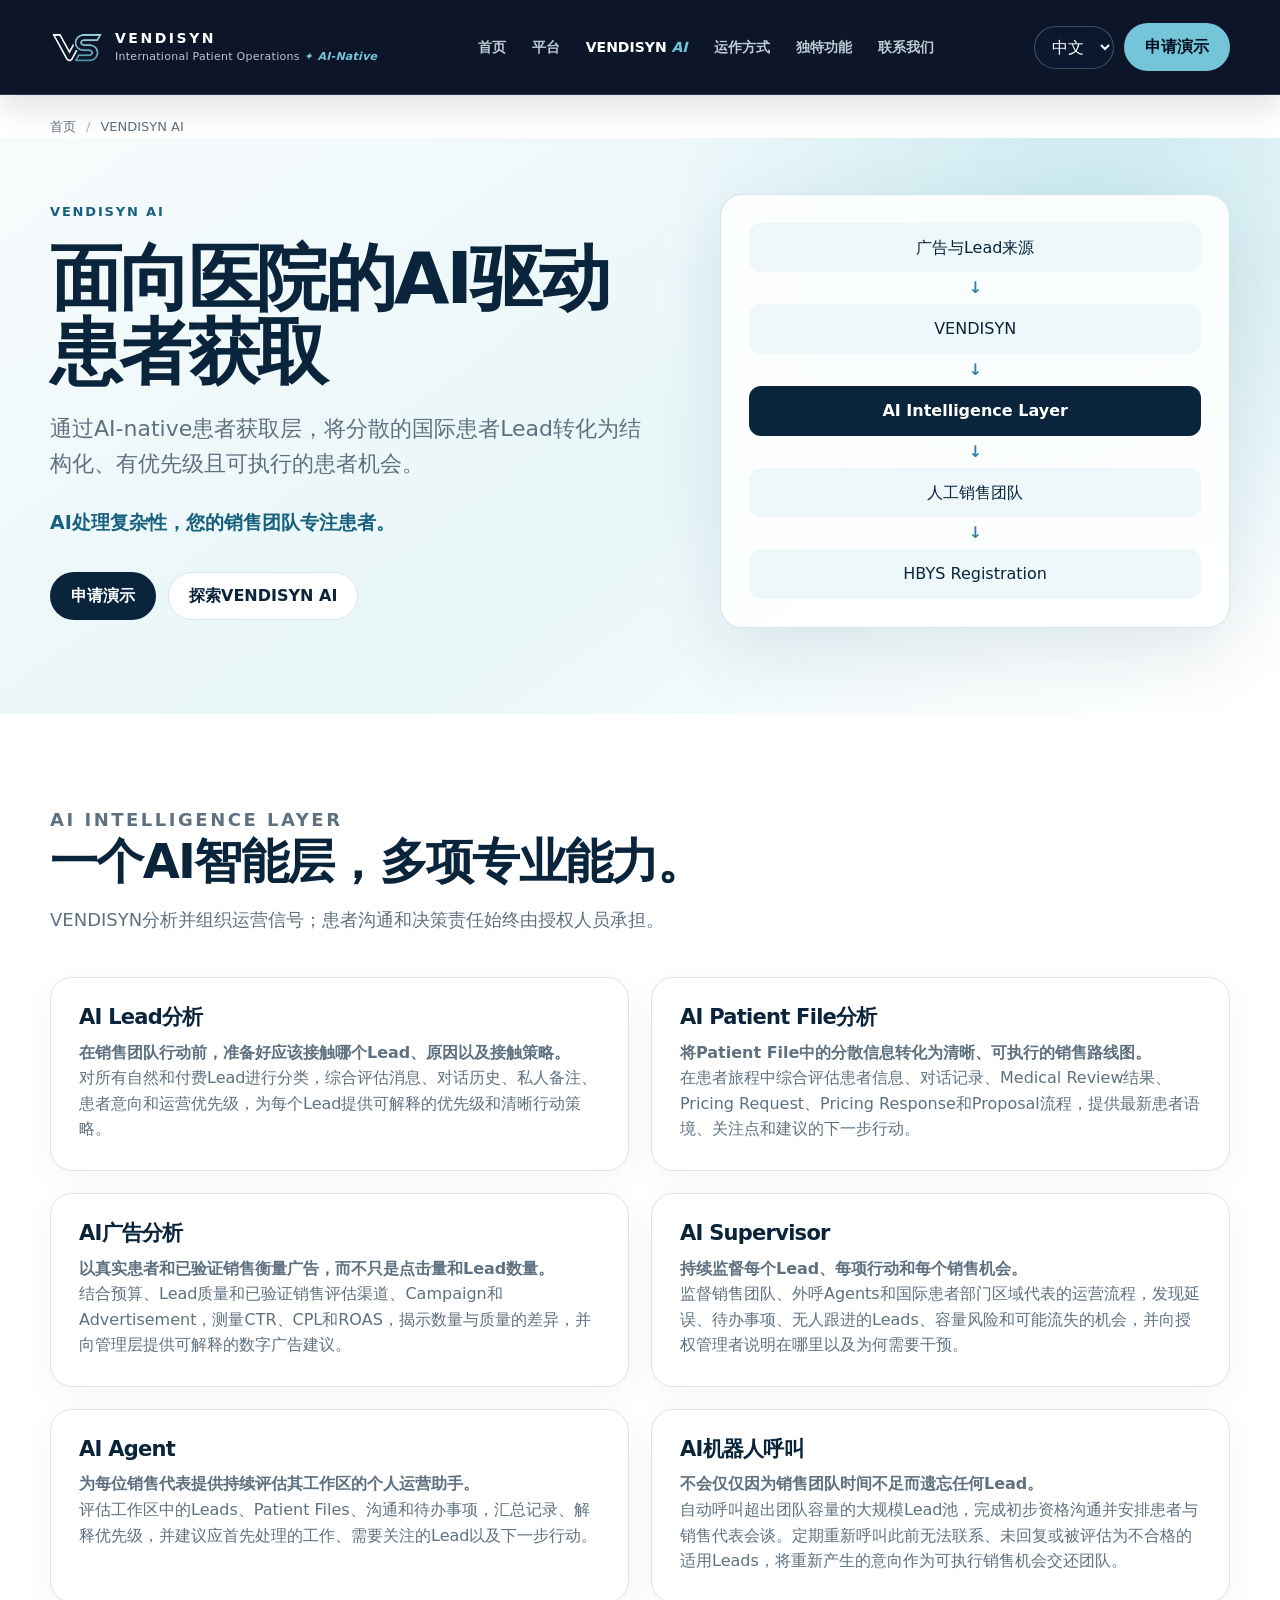
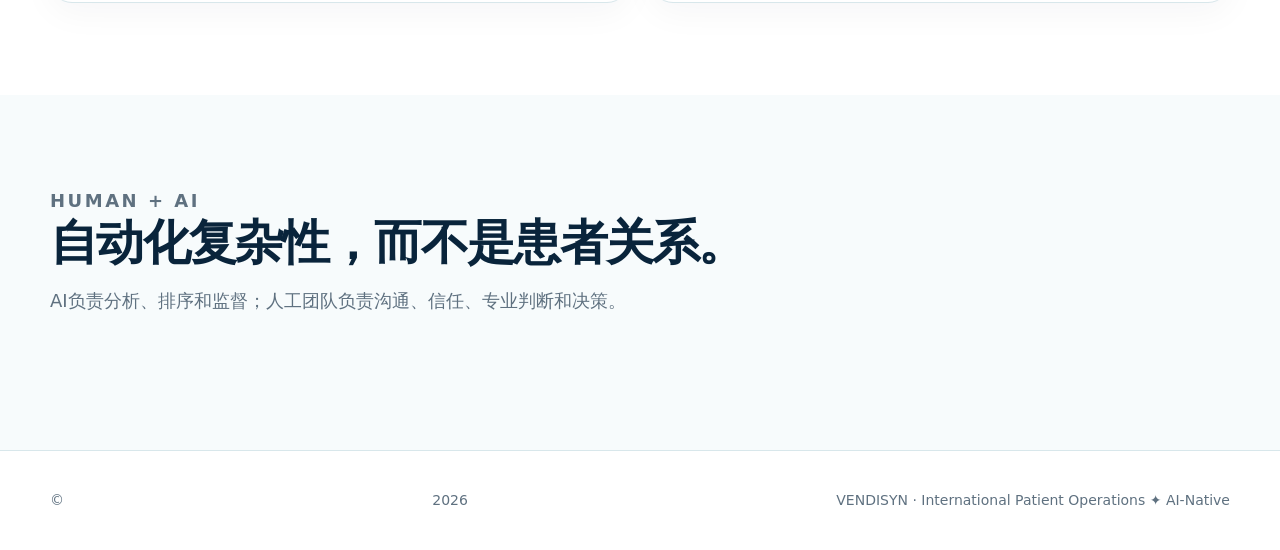
<file: zh/ai-powered-patient-acquisition.html>
<!doctype html>
<html lang="zh">
<head>
<meta charset="utf-8">
<meta name="viewport" content="width=device-width,initial-scale=1">
<meta name="description" content="VENDISYN通过AI辅助决策，帮助医院分析、排序和监督国际患者线索。">
<meta name="robots" content="index,follow,max-image-preview:large">
<link rel="canonical" href="https://vendisyn.com/zh/ai-powered-patient-acquisition.html">
<link rel="alternate" hreflang="en" href="https://vendisyn.com/ai-powered-patient-acquisition.html">
<link rel="alternate" hreflang="tr" href="https://vendisyn.com/tr/ai-powered-patient-acquisition.html">
<link rel="alternate" hreflang="fr" href="https://vendisyn.com/fr/ai-powered-patient-acquisition.html">
<link rel="alternate" hreflang="ar" href="https://vendisyn.com/ar/ai-powered-patient-acquisition.html">
<link rel="alternate" hreflang="ru" href="https://vendisyn.com/ru/ai-powered-patient-acquisition.html">
<link rel="alternate" hreflang="zh" href="https://vendisyn.com/zh/ai-powered-patient-acquisition.html">
<link rel="alternate" hreflang="es" href="https://vendisyn.com/es/ai-powered-patient-acquisition.html">
<link rel="alternate" hreflang="x-default" href="https://vendisyn.com/ai-powered-patient-acquisition.html">
<meta property="og:type" content="website">
<meta property="og:title" content="面向医院的AI患者获取平台 | VENDISYN">
<meta property="og:description" content="分析并排序国际患者机会，同时让人工团队始终处于患者关系的核心。">
<meta property="og:url" content="https://vendisyn.com/zh/ai-powered-patient-acquisition.html">
<meta property="og:image" content="https://vendisyn.com/assets/vendisyn-logo.png">
<meta property="og:locale" content="zh_CN">
<meta name="twitter:card" content="summary_large_image">
<title>面向医院的AI患者获取平台 | VENDISYN</title>
<link rel="stylesheet" href="../assets/styles.css?v=20260907-2">
<script defer src="../assets/ai-language.js?v=20260907-2">
</script>
</head>
<body class="ai-page localized-ai-page">
<header class="site-header">
<div class="container nav">
<a class="brand" href="../index.html">
<img src="../assets/vendisyn-logo.png" alt="">
<span class="brand-copy">
<strong>VENDISYN</strong>
<small class="brand-descriptor"><span>International Patient Operations</span><span class="ai-signature"><span class="ai-star">✦&nbsp;</span><em class="ai-text">AI</em><span class="native-text">-Native</span></span></small>
</span>
</a>
<nav class="nav-links" data-menu>
<a href="../index.html">首页</a>
<a href="../platform.html">平台</a>
<a aria-current="page" href="ai-powered-patient-acquisition.html">VENDISYN <em class="nav-ai-label">AI</em></a>
<a href="../how-it-works.html">运作方式</a>
<a href="../unique-features.html">独特功能</a>
<a href="../contact.html">联系我们</a>
</nav>
<div class="nav-actions">
<select class="language-select" data-ai-language aria-label="语言">
<option value="en">EN</option>
<option value="tr">TR</option>
<option value="fr">FR</option>
<option value="ar">AR</option>
<option value="ru">RU</option>
<option value="zh">中文</option>
<option value="es">ES</option>
</select>
<a class="button" href="../contact.html">申请演示</a>
<button class="menu-button" data-menu-button aria-label="菜单" aria-expanded="false">☰</button>
</div>
</div>
</header>
<main>
<nav class="breadcrumb container">
<ol>
<li>
<a href="../index.html">首页</a>
</li>
<li>VENDISYN AI</li>
</ol>
</nav>
<section class="ai-hero">
<div class="container ai-hero-grid">
<div>
<p class="eyebrow">VENDISYN AI</p>
<h1>面向医院的AI驱动患者获取</h1>
<p class="lead">通过AI-native患者获取层，将分散的国际患者Lead转化为结构化、有优先级且可执行的患者机会。</p>
<p class="ai-principle">AI处理复杂性，您的销售团队专注患者。</p>
<div class="hero-actions">
<a class="button" href="../contact.html">申请演示</a>
<a class="button secondary" href="#capabilities">探索VENDISYN AI</a>
</div>
</div>
<aside class="ai-map">
<span>广告与Lead来源</span>
<b>↓</b>
<span>VENDISYN</span>
<b>↓</b>
<strong>AI Intelligence Layer</strong>
<b>↓</b>
<span>人工销售团队</span>
<b>↓</b>
<span>HBYS Registration</span>
</aside>
</div>
</section>
<section class="section" id="capabilities">
<div class="container">
<div class="section-head wide">
<p class="eyebrow">AI INTELLIGENCE LAYER</p>
<h2>一个AI智能层，多项专业能力。</h2>
<p>VENDISYN分析并组织运营信号；患者沟通和决策责任始终由授权人员承担。</p>
</div>
<div class="ai-capability-grid">
<article class="card">
<h3>AI Lead分析</h3>
<p><strong>在销售团队行动前，准备好应该接触哪个Lead、原因以及接触策略。</strong></p><p>对所有自然和付费Lead进行分类，综合评估消息、对话历史、私人备注、患者意向和运营优先级，为每个Lead提供可解释的优先级和清晰行动策略。</p>
</article>
<article class="card">
<h3>AI Patient File分析</h3>
<p><strong>将Patient File中的分散信息转化为清晰、可执行的销售路线图。</strong></p><p>在患者旅程中综合评估患者信息、对话记录、Medical Review结果、Pricing Request、Pricing Response和Proposal流程，提供最新患者语境、关注点和建议的下一步行动。</p>
</article>
<article class="card">
<h3>AI广告分析</h3>
<p><strong>以真实患者和已验证销售衡量广告，而不只是点击量和Lead数量。</strong></p><p>结合预算、Lead质量和已验证销售评估渠道、Campaign和Advertisement，测量CTR、CPL和ROAS，揭示数量与质量的差异，并向管理层提供可解释的数字广告建议。</p>
</article>
<article class="card">
<h3>AI Supervisor</h3>
<p><strong>持续监督每个Lead、每项行动和每个销售机会。</strong></p><p>监督销售团队、外呼Agents和国际患者部门区域代表的运营流程，发现延误、待办事项、无人跟进的Leads、容量风险和可能流失的机会，并向授权管理者说明在哪里以及为何需要干预。</p>
</article>
<article class="card">
<h3>AI Agent</h3>
<p><strong>为每位销售代表提供持续评估其工作区的个人运营助手。</strong></p><p>评估工作区中的Leads、Patient Files、沟通和待办事项，汇总记录、解释优先级，并建议应首先处理的工作、需要关注的Lead以及下一步行动。</p>
</article>
<article class="card">
<h3>AI机器人呼叫</h3>
<p><strong>不会仅仅因为销售团队时间不足而遗忘任何Lead。</strong></p><p>自动呼叫超出团队容量的大规模Lead池，完成初步资格沟通并安排患者与销售代表会谈。定期重新呼叫此前无法联系、未回复或被评估为不合格的适用Leads，将重新产生的意向作为可执行销售机会交还团队。</p>
</article>
</div>
</div>
</section>
<section class="section soft">
<div class="container">
<div class="section-head">
<p class="eyebrow">HUMAN + AI</p>
<h2>自动化复杂性，而不是患者关系。</h2>
<p>AI负责分析、排序和监督；人工团队负责沟通、信任、专业判断和决策。</p>
</div>
</div>
</section>
</main>
<footer class="site-footer">
<div class="container footer-row">© <span data-year>
</span> VENDISYN · International Patient Operations ✦ AI-Native</div>
</footer>
</body>
</html>
</file>
<file: assets/styles.css>
:root {
  --ink: #09243b;
  --muted: #5f7180;
  --blue: #2f83a8;
  --blue-dark: #17617f;
  --aqua: #75c5d9;
  --pale: #eef8fa;
  --line: #d8e7eb;
  --white: #ffffff;
  --shadow: 0 24px 70px rgba(9, 36, 59, .09);
  --radius: 22px;
  --max: 1180px;
}

/* VENDISYN AI sales page */
.breadcrumb { padding-top: 22px; }
.breadcrumb ol { display: flex; gap: 10px; margin: 0; padding: 0; list-style: none; color: var(--muted); font-size: 13px; }
.breadcrumb li + li::before { content: "/"; margin-right: 10px; color: #9eb4c2; }
.breadcrumb a:hover { color: var(--blue-dark); }
.ai-hero { position: relative; overflow: hidden; padding: 56px 0 86px; background: radial-gradient(circle at 85% 20%, rgba(117,197,217,.28), transparent 35%), linear-gradient(145deg, #f7fbfc 0%, #e8f6f8 55%, #fff 100%); }
.ai-hero-grid { display: grid; grid-template-columns: 1.08fr .92fr; align-items: center; gap: 72px; }
.ai-hero h1 { max-width: 760px; margin: 0 0 22px; font-size: clamp(42px, 6vw, 72px); line-height: 1.03; letter-spacing: -.045em; }
.ai-principle { margin: 26px 0 0; color: var(--blue-dark); font-size: 19px; font-weight: 800; }
.ai-map { display: grid; gap: 8px; padding: 28px; border: 1px solid rgba(47,131,168,.2); border-radius: var(--radius); background: rgba(255,255,255,.88); box-shadow: var(--shadow); text-align: center; }
.ai-map span, .ai-map strong { padding: 12px 14px; border-radius: 12px; background: var(--pale); }
.ai-map strong { color: white; background: var(--ink); }
.ai-map b { color: var(--blue); line-height: 1; }
.ai-capability-grid { display: grid; grid-template-columns: repeat(3, 1fr); gap: 22px; }
.localized-ai-page .ai-capability-grid { grid-template-columns: repeat(2, 1fr); }
.ai-capability-grid .card { display: flex; flex-direction: column; }
.ai-capability-grid small { display: block; margin-top: auto; padding-top: 18px; color: var(--blue-dark); font-weight: 700; }
.ai-workflow { display: grid; grid-template-columns: repeat(4, 1fr); gap: 14px; counter-reset: ai-flow; }
.ai-workflow div { min-height: 148px; padding: 24px 20px; border: 1px solid var(--line); border-radius: 16px; background: white; }
.ai-workflow div::before { counter-increment: ai-flow; content: counter(ai-flow, decimal-leading-zero); display: block; margin-bottom: 12px; color: var(--blue); font-size: 12px; font-weight: 800; letter-spacing: .1em; }
.ai-workflow strong, .ai-workflow span { display: block; }
.ai-workflow span { margin-top: 8px; color: var(--muted); font-size: 14px; }
.closed-loop { display: flex; justify-content: space-between; gap: 24px; margin-top: 20px; padding: 24px; border-radius: 16px; color: white; background: var(--ink); }
.closed-loop span { color: #cfe8ef; }
.human-ai { display: grid; grid-template-columns: .85fr 1.15fr; gap: 70px; align-items: start; }
.human-ai-columns { display: grid; grid-template-columns: 1fr 1fr; gap: 20px; }
.human-ai-columns article { padding: 26px; border: 1px solid var(--line); border-radius: 18px; background: var(--pale); }
.entity-answers .card h3 { margin-top: 0; }
.faq { max-width: 920px; }
.faq details { border-top: 1px solid var(--line); }
.faq details:last-child { border-bottom: 1px solid var(--line); }
.faq summary { padding: 20px 34px 20px 0; cursor: pointer; font-weight: 800; }
.faq details p { margin: -5px 0 22px; color: var(--muted); }

@media (max-width: 900px) {
  .ai-hero-grid, .human-ai { grid-template-columns: 1fr; gap: 40px; }
  .ai-capability-grid { grid-template-columns: repeat(2, 1fr); }
  .ai-workflow { grid-template-columns: repeat(2, 1fr); }
}

@media (max-width: 620px) {
  .ai-hero { padding: 42px 0 62px; }
  .ai-capability-grid, .localized-ai-page .ai-capability-grid, .ai-workflow, .human-ai-columns { grid-template-columns: 1fr; }
  .closed-loop { flex-direction: column; }
}

* { box-sizing: border-box; }
html { scroll-behavior: smooth; }
body {
  margin: 0;
  color: var(--ink);
  background: var(--white);
  font-family: Inter, ui-sans-serif, system-ui, -apple-system, BlinkMacSystemFont, "Segoe UI", sans-serif;
  line-height: 1.6;
}
a { color: inherit; text-decoration: none; }
[data-i18n]:empty { display: none; }
img { max-width: 100%; }
button, select { font: inherit; }
.container { width: min(calc(100% - 40px), var(--max)); margin-inline: auto; }
.skip-link { position: fixed; left: 12px; top: -80px; z-index: 99; padding: 10px 16px; background: var(--ink); color: white; border-radius: 8px; }
.skip-link:focus { top: 12px; }

.site-header { position: sticky; top: 0; z-index: 20; border-bottom: 1px solid rgba(117,197,217,.22); background: rgba(4, 12, 32, .96); box-shadow: 0 12px 32px rgba(4,12,32,.13); backdrop-filter: blur(18px); }
.nav { min-height: 94px; display: flex; align-items: center; justify-content: space-between; gap: 24px; }
.brand { display: inline-flex; align-items: center; gap: 11px; }
.brand img { width: 54px; height: 38px; object-fit: contain; }
.brand-copy { display: flex; flex-direction: column; line-height: 1.05; }
.brand-copy strong { font-size: 14px; letter-spacing: .18em; }
.brand-copy strong { color: white; }
.brand-copy small { margin-top: 5px; color: #b7c8d2; font-size: 11px; letter-spacing: .025em; }
.brand-descriptor { display: flex; flex-wrap: wrap; align-items: baseline; gap: 4px; }
.ai-signature { display: inline-flex; direction: ltr; color: var(--aqua); font-style: italic; font-weight: 800; white-space: nowrap; }
.ai-star, .ai-text, .native-text { color: inherit; }
.ai-text { font-weight: 800; font-style: italic; }
.nav-ai-label { color: var(--aqua); font-style: italic; font-weight: 850; }
.nav-links { display: flex; align-items: center; gap: 26px; font-size: 14px; font-weight: 650; }
.nav-links a { color: #bdccd5; }
.nav-links a:hover, .nav-links a[aria-current="page"] { color: white; }
.nav-actions { display: flex; align-items: center; gap: 10px; }
.language-select { border: 1px solid rgba(255,255,255,.24); border-radius: 999px; padding: 10px 13px; background: #0b1830; color: white; }
.menu-button { display: none; border: 0; background: transparent; padding: 8px; color: white; }
.site-header .button { color: #041020; background: var(--aqua); }
.menu-button svg { display: block; }

.button { display: inline-flex; align-items: center; justify-content: center; gap: 8px; min-height: 48px; padding: 0 20px; border: 1px solid transparent; border-radius: 999px; background: var(--ink); color: white; font-weight: 750; transition: transform .2s, box-shadow .2s; }
.button:hover { transform: translateY(-2px); box-shadow: 0 12px 28px rgba(9,36,59,.18); }
.button.secondary { color: var(--ink); background: white; border-color: var(--line); }
.button.light { color: var(--ink); background: white; }

.hero { position: relative; overflow: hidden; padding: 94px 0 82px; background: linear-gradient(145deg, #f7fbfc 0%, #e8f6f8 55%, #fff 100%); }
.hero-grid { position: relative; z-index: 1; display: grid; grid-template-columns: 1.1fr .9fr; align-items: center; gap: 72px; }
.eyebrow { margin: 0 0 18px; color: var(--blue-dark); font-size: 13px; font-weight: 850; letter-spacing: .14em; text-transform: uppercase; }
h1, h2, h3 { margin-top: 0; line-height: 1.12; letter-spacing: -.035em; }
h1 { margin-bottom: 24px; font-size: clamp(42px, 6vw, 72px); }
h2 { margin-bottom: 18px; font-size: clamp(30px, 4vw, 48px); }
h3 { margin-bottom: 10px; font-size: 21px; }
.lead { max-width: 690px; margin: 0; color: var(--muted); font-size: clamp(18px, 2vw, 22px); }
.hero-actions { display: flex; flex-wrap: wrap; gap: 12px; margin-top: 34px; }
.hero-panel { padding: 34px; border: 1px solid rgba(255,255,255,.8); border-radius: 30px; background: rgba(255,255,255,.82); box-shadow: var(--shadow); }
.hero-proof h3 { max-width: 430px; margin-bottom: 14px; font-size: clamp(25px, 3vw, 34px); }
.panel-intro { margin: 0; color: var(--muted); }
.proof-list { display: grid; gap: 11px; margin-top: 25px; }
.proof-item { display: grid; grid-template-columns: 44px 1fr; gap: 14px; align-items: start; padding: 14px; border: 1px solid var(--line); border-radius: 16px; background: rgba(238,248,250,.76); }
.proof-item > span { display: grid; place-items: center; width: 38px; height: 38px; border-radius: 11px; color: white; background: var(--blue-dark); font-size: 12px; font-weight: 850; }
.proof-item strong, .proof-item small { display: block; }
.proof-item strong { margin-bottom: 3px; font-size: 15px; }
.proof-item small { color: var(--muted); font-size: 12px; line-height: 1.45; }
.metric-row { display: grid; grid-template-columns: repeat(3, 1fr); gap: 10px; margin-top: 20px; }
.metric { padding: 16px 12px; border-radius: 15px; background: var(--pale); text-align: center; }
.metric strong { display: block; font-size: 22px; }
.metric span { color: var(--muted); font-size: 12px; }

.section { padding: 92px 0; }
.section.soft { background: #f7fbfc; }
.section.dark { color: white; background: var(--ink); }
.section-head { max-width: 760px; margin-bottom: 42px; }
.section-head.wide { max-width: 980px; }
.section-head p { margin: 0; color: var(--muted); font-size: 18px; }
.section-head p + p { margin-top: 16px; }
.dark .section-head p { color: #bfd0d9; }
.grid-3 { display: grid; grid-template-columns: repeat(3, 1fr); gap: 20px; }
.grid-2 { display: grid; grid-template-columns: repeat(2, 1fr); gap: 24px; }
.card { padding: 28px; border: 1px solid var(--line); border-radius: var(--radius); background: white; box-shadow: 0 10px 35px rgba(9,36,59,.04); }
.card p { margin: 0; color: var(--muted); }
.card .number { display: grid; place-items: center; width: 40px; height: 40px; margin-bottom: 24px; border-radius: 12px; color: var(--blue-dark); background: var(--pale); font-weight: 850; }
.icon { display: grid; place-items: center; width: 48px; height: 48px; margin-bottom: 22px; border-radius: 15px; color: var(--blue-dark); background: var(--pale); font-size: 20px; font-weight: 850; }
.origin-grid { margin-top: 48px; }
.origin-card { background: linear-gradient(145deg, #f9fcfd, #eef8fa); }
.origin-terms { display: grid; grid-template-columns: 1fr 1fr; gap: 12px; margin: 26px 0; }
.origin-terms div { padding: 18px; border: 1px solid var(--line); border-radius: 16px; background: white; }
.origin-terms strong, .origin-terms span { display: block; }
.origin-terms strong { margin-bottom: 5px; color: var(--blue-dark); font-size: 19px; }
.origin-terms span { color: var(--muted); font-size: 14px; }
.communication-card { border-color: #b9dce5; }
.channel-list { display: flex; flex-wrap: wrap; gap: 8px; margin-top: 26px; }
.channel-list span { padding: 8px 12px; border-radius: 999px; color: var(--blue-dark); background: var(--pale); font-size: 13px; font-weight: 750; }

.flow { display: grid; grid-template-columns: repeat(8, 1fr); align-items: stretch; gap: 8px; margin-top: 42px; }
.hero + .section.soft { padding-top: 76px; padding-bottom: 76px; }
.flow-step { position: relative; min-height: 142px; padding: 18px 14px; border: 1px solid var(--line); border-radius: 17px; background: white; }
.flow-step:not(:last-child)::after { content: "→"; position: absolute; z-index: 2; right: -12px; top: 50%; transform: translateY(-50%); width: 20px; height: 20px; border-radius: 50%; background: var(--blue); color: white; font-size: 13px; text-align: center; line-height: 19px; }
.flow-step strong { display: block; margin-bottom: 7px; font-size: 14px; line-height: 1.3; }
.flow-step span { color: var(--muted); font-size: 12px; line-height: 1.4; }

.feature-list { list-style: none; padding: 0; margin: 24px 0 0; }
.feature-list li { position: relative; padding: 9px 0 9px 30px; color: var(--muted); }
.feature-list li::before { content: "✓"; position: absolute; left: 0; color: var(--blue-dark); font-weight: 900; }
.quote-block { padding: 36px; border-radius: 28px; background: linear-gradient(135deg, var(--ink), #164c67); color: white; }
.quote-block p { color: #cfe0e8; }
.quote-block .feature-list li { color: #edf7f9; }
.quote-block .feature-list li::before { color: #8ed7e5; }
.product-access { background: var(--ink); color: white; }
.product-access .lead, .product-access .feature-list li { color: #c7d8e1; }
.product-access .feature-list li::before { color: var(--aqua); }
.product-shot { width: min(100%, 510px); margin: 0 auto; padding: 12px; border: 1px solid rgba(255,255,255,.16); border-radius: 30px; background: rgba(255,255,255,.07); box-shadow: 0 28px 80px rgba(0,0,0,.3); }
.product-shot img { display: block; width: 100%; border-radius: 21px; }
.product-shot figcaption { padding: 11px 8px 2px; color: #a9c0cc; font-size: 12px; text-align: center; }
.product-features { overflow: hidden; background: #f7fbfc; }
.product-feature-list { display: grid; gap: 34px; }
.product-feature { display: grid; grid-template-columns: .72fr 1.28fr; align-items: center; gap: 42px; padding: 34px; border: 1px solid var(--line); border-radius: 28px; background: white; box-shadow: 0 18px 55px rgba(9,36,59,.06); }
.product-feature.reverse { grid-template-columns: 1.28fr .72fr; }
.product-feature.reverse .product-feature-copy { order: 2; }
.product-feature-copy p { margin: 0; color: var(--muted); font-size: 17px; }
.feature-index { display: inline-grid; place-items: center; width: 44px; height: 44px; margin-bottom: 18px; border-radius: 13px; color: white; background: var(--blue-dark); font-weight: 850; }
.interface-shot { margin: 0; padding: 9px; border: 1px solid #c9e0e6; border-radius: 20px; background: #eaf5f7; box-shadow: 0 20px 45px rgba(9,36,59,.12); }
.interface-shot img { display: block; width: 100%; border-radius: 13px; }
.compatibility-banner { display: flex; align-items: center; justify-content: space-between; gap: 40px; margin-top: 52px; padding: 42px; border-radius: 28px; color: white; background: linear-gradient(135deg, var(--ink), #17617f); }
.compatibility-banner h2 { max-width: 780px; margin-bottom: 14px; font-size: clamp(28px, 3.5vw, 42px); }
.compatibility-banner p { max-width: 800px; margin: 0; color: #d7e8ee; }
.compatibility-banner .eyebrow { margin-bottom: 14px; color: var(--aqua); }
.language-badges { display: grid; grid-template-columns: repeat(2, 58px); gap: 10px; flex: 0 0 auto; }
.language-badges span { display: grid; place-items: center; width: 58px; height: 58px; border: 1px solid rgba(255,255,255,.25); border-radius: 17px; background: rgba(255,255,255,.1); font-weight: 850; }

.page-hero { padding: 90px 0 70px; background: linear-gradient(145deg, #f7fbfc, #e8f6f8); }
.page-hero .lead { max-width: 800px; }
.split { display: grid; grid-template-columns: 1fr 1fr; gap: 64px; align-items: center; }
.tag { display: inline-block; margin: 4px 5px 4px 0; padding: 7px 11px; border-radius: 999px; color: var(--blue-dark); background: var(--pale); font-size: 13px; font-weight: 700; }

.cta { padding: 48px; border-radius: 30px; background: linear-gradient(135deg, #1b6d8e, #70bfd4); color: white; display: flex; align-items: center; justify-content: space-between; gap: 36px; }
.cta h2 { margin-bottom: 8px; }
.cta p { margin: 0; color: #e4f4f8; }

.contact-card { max-width: 760px; margin: 0 auto; padding: 48px; border: 1px solid var(--line); border-radius: 30px; text-align: center; box-shadow: var(--shadow); }
.contact-email { display: inline-block; margin: 18px 0 30px; color: var(--blue-dark); font-size: clamp(24px, 4vw, 38px); font-weight: 800; letter-spacing: -.03em; }
.contact-form { display: grid; grid-template-columns: 1fr 1fr; gap: 18px; text-align: left; }
.form-field { display: grid; gap: 7px; }
.form-field.full { grid-column: 1 / -1; }
.form-field label { color: var(--ink); font-size: 14px; font-weight: 750; }
.form-field input, .form-field textarea { width: 100%; border: 1px solid #cbdce2; border-radius: 13px; padding: 13px 14px; color: var(--ink); background: white; outline: none; }
.form-field input:focus, .form-field textarea:focus { border-color: var(--blue); box-shadow: 0 0 0 3px rgba(47,131,168,.13); }
.form-field textarea { min-height: 150px; resize: vertical; }
.honeypot { position: absolute !important; width: 1px !important; height: 1px !important; margin: -1px !important; padding: 0 !important; overflow: hidden !important; clip: rect(0 0 0 0) !important; clip-path: inset(50%) !important; white-space: nowrap !important; }
.form-actions { grid-column: 1 / -1; display: flex; flex-wrap: wrap; align-items: center; justify-content: space-between; gap: 14px; margin-top: 4px; }
.form-status { margin: 0; color: var(--muted); font-size: 14px; }
.form-status.success { color: #16714b; }
.form-status.error { color: #a42c2c; }
.turnstile-slot { min-height: 1px; }

.site-footer { padding: 38px 0; border-top: 1px solid var(--line); }
.footer-row { display: flex; align-items: center; justify-content: space-between; gap: 24px; color: var(--muted); font-size: 14px; }
.footer-links { display: flex; gap: 18px; }

.unique-hero { padding-top: 86px; }
.unique-hero .eyebrow { font-size: 16px; }
.unique-hero-grid { display: grid; grid-template-columns: 1.08fr .92fr; align-items: center; gap: 68px; }
.unique-hero-grid > *, .unique-proof p { min-width: 0; }
.unique-hero h1, .unique-proof strong, .unique-proof small { overflow-wrap: anywhere; }
.unique-proof { padding: 28px 32px; border: 1px solid var(--line); border-radius: 28px; background: white; box-shadow: var(--shadow); }
.unique-proof > div { display: grid; grid-template-columns: 46px 1fr; gap: 15px; align-items: center; padding: 15px 0; border-bottom: 1px solid var(--line); }
.unique-proof > div:last-child { border-bottom: 0; }
.unique-proof span { display: grid; place-items: center; width: 44px; height: 44px; border-radius: 13px; color: white; background: var(--blue-dark); font-weight: 850; }
.unique-proof p, .unique-proof strong, .unique-proof small { display: block; margin: 0; }
.unique-proof small { margin-top: 3px; color: var(--muted); }
.unique-grid { display: grid; grid-template-columns: repeat(2, minmax(0, 1fr)); gap: 22px; }
.unique-card { min-height: 100%; }
.unique-privacy { grid-column: 1 / -1; display: grid; grid-template-columns: .85fr 1.15fr; align-items: center; gap: 38px; padding: 36px; border-radius: 28px; color: white; background: linear-gradient(135deg, var(--ink), #17617f); box-shadow: var(--shadow); }
.unique-privacy p { margin: 0; color: #d7e8ee; }
.unique-privacy .number { display: grid; place-items: center; width: 40px; height: 40px; margin-bottom: 24px; border-radius: 12px; color: var(--ink); background: var(--aqua); font-weight: 850; }
.privacy-sample { padding: 24px; border-radius: 20px; background: rgba(255,255,255,.1); }
.privacy-sample div { display: flex; justify-content: space-between; gap: 20px; padding: 12px 0; border-bottom: 1px solid rgba(255,255,255,.18); }
.privacy-sample div:last-child { border-bottom: 0; }
.privacy-sample span { color: #b9d4df; }
.privacy-sample strong { text-align: right; font-family: ui-monospace, SFMono-Regular, Menlo, monospace; }
.unique-flow { display: grid; grid-template-columns: repeat(4, 1fr); gap: 12px; }
.unique-flow > div { position: relative; padding: 20px; border-radius: 17px; background: var(--pale); }
.unique-flow > div:not(:last-child)::after { content: "→"; position: absolute; z-index: 2; right: -12px; top: 50%; transform: translateY(-50%); display: grid; place-items: center; width: 22px; height: 22px; border-radius: 50%; color: white; background: var(--blue); font-size: 13px; }
.unique-flow strong, .unique-flow span { display: block; }
.unique-flow strong { margin-bottom: 6px; color: var(--blue-dark); }
.unique-flow span { color: var(--muted); font-size: 13px; }
[dir="rtl"] .unique-flow > div:not(:last-child)::after { content: "←"; right: auto; left: -12px; }

[dir="rtl"] .flow-step:not(:last-child)::after { content: "←"; right: auto; left: -12px; }
[dir="rtl"] .feature-list li { padding: 9px 30px 9px 0; }
[dir="rtl"] .feature-list li::before { left: auto; right: 0; }

@media (max-width: 980px) {
  .menu-button { display: block; }
  .nav-links { display: none; position: absolute; left: 20px; right: 20px; top: 86px; flex-direction: column; align-items: stretch; gap: 0; padding: 14px; border: 1px solid rgba(255,255,255,.15); border-radius: 18px; background: #071329; box-shadow: var(--shadow); }
  .nav-links.open { display: flex; }
  .nav-links a { padding: 12px; }
  .nav-actions .button { display: none; }
  .hero-grid, .split, .unique-hero-grid { grid-template-columns: 1fr; gap: 44px; }
  .product-feature, .product-feature.reverse { grid-template-columns: 1fr; gap: 28px; }
  .product-feature.reverse .product-feature-copy { order: 0; }
  .grid-3 { grid-template-columns: repeat(2, 1fr); }
  .flow { grid-template-columns: repeat(4, 1fr); }
  .unique-flow { grid-template-columns: repeat(2, 1fr); }
  .unique-flow > div:nth-child(2)::after { display: none; }
  .flow-step:nth-child(4)::after { display: none; }
}

@media (max-width: 640px) {
  .container { width: min(calc(100% - 28px), var(--max)); }
  .nav { min-height: 78px; }
  .brand img { width: 43px; }
  .brand-copy strong { font-size: 12px; }
  .brand-copy small { display: flex; max-width: 180px; font-size: 9px; line-height: 1.2; }
  .language-select { width: 68px; padding: 8px; }
  .hero { padding: 72px 0 58px; }
  .page-hero { padding: 66px 0 52px; }
  .section { padding: 66px 0; }
  .grid-3, .grid-2 { grid-template-columns: 1fr; }
  .unique-grid, .unique-privacy { grid-template-columns: 1fr; }
  .unique-privacy { grid-column: auto; padding: 28px 22px; }
  .origin-terms { grid-template-columns: 1fr; }
  .flow { grid-template-columns: repeat(2, 1fr); }
  .unique-flow { grid-template-columns: 1fr; }
  .unique-flow > div:nth-child(2)::after { display: grid; }
  .unique-flow > div:not(:last-child)::after { content: "↓"; right: auto; left: 50%; top: auto; bottom: -12px; transform: translateX(-50%); }
  [dir="rtl"] .unique-flow > div:not(:last-child)::after { content: "↓"; right: auto; left: 50%; }
  .flow-step:nth-child(2n)::after { display: none; }
  .metric-row { grid-template-columns: 1fr; }
  .cta { padding: 30px; flex-direction: column; align-items: flex-start; }
  .contact-card { padding: 30px 20px; }
  .contact-form { grid-template-columns: 1fr; }
  .product-feature { padding: 22px; }
  .compatibility-banner { padding: 30px 22px; flex-direction: column; align-items: flex-start; }
  .form-field.full, .form-actions { grid-column: auto; }
  .footer-row { align-items: flex-start; flex-direction: column; }
}
</file>
